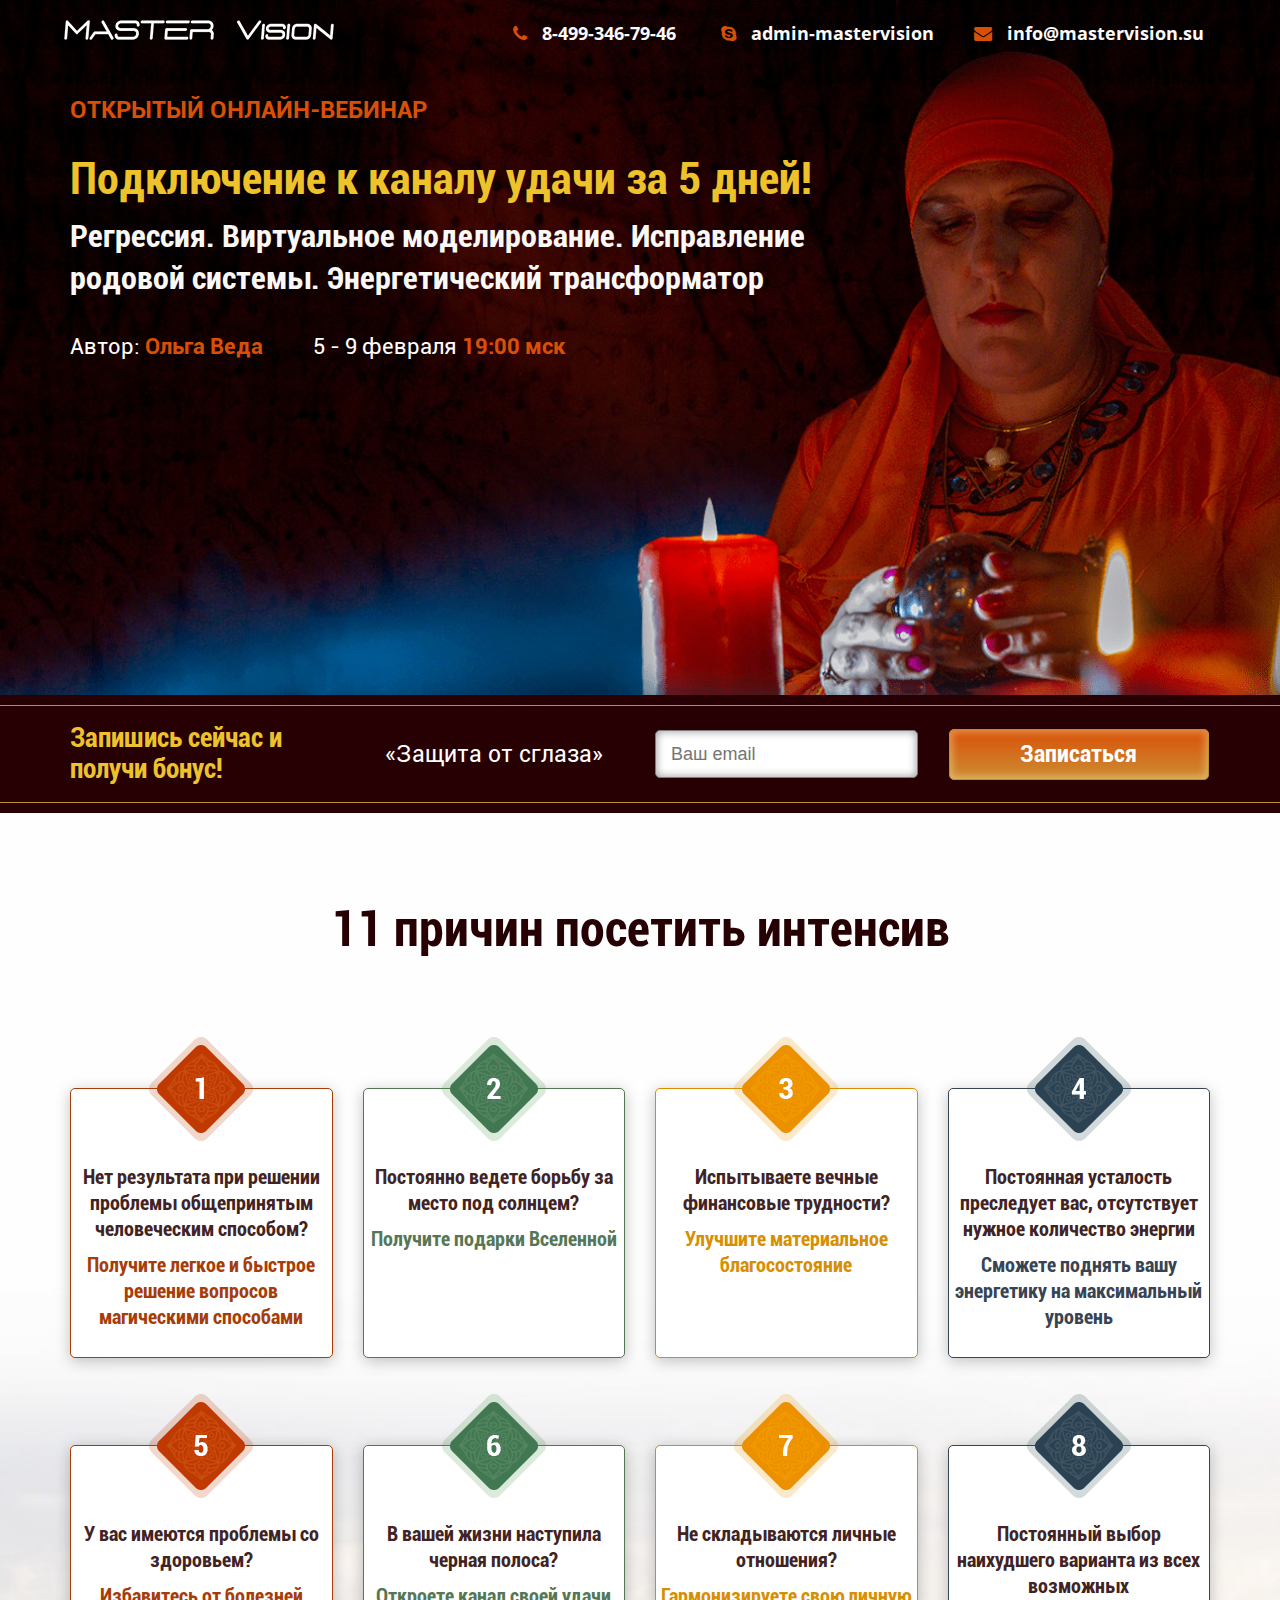
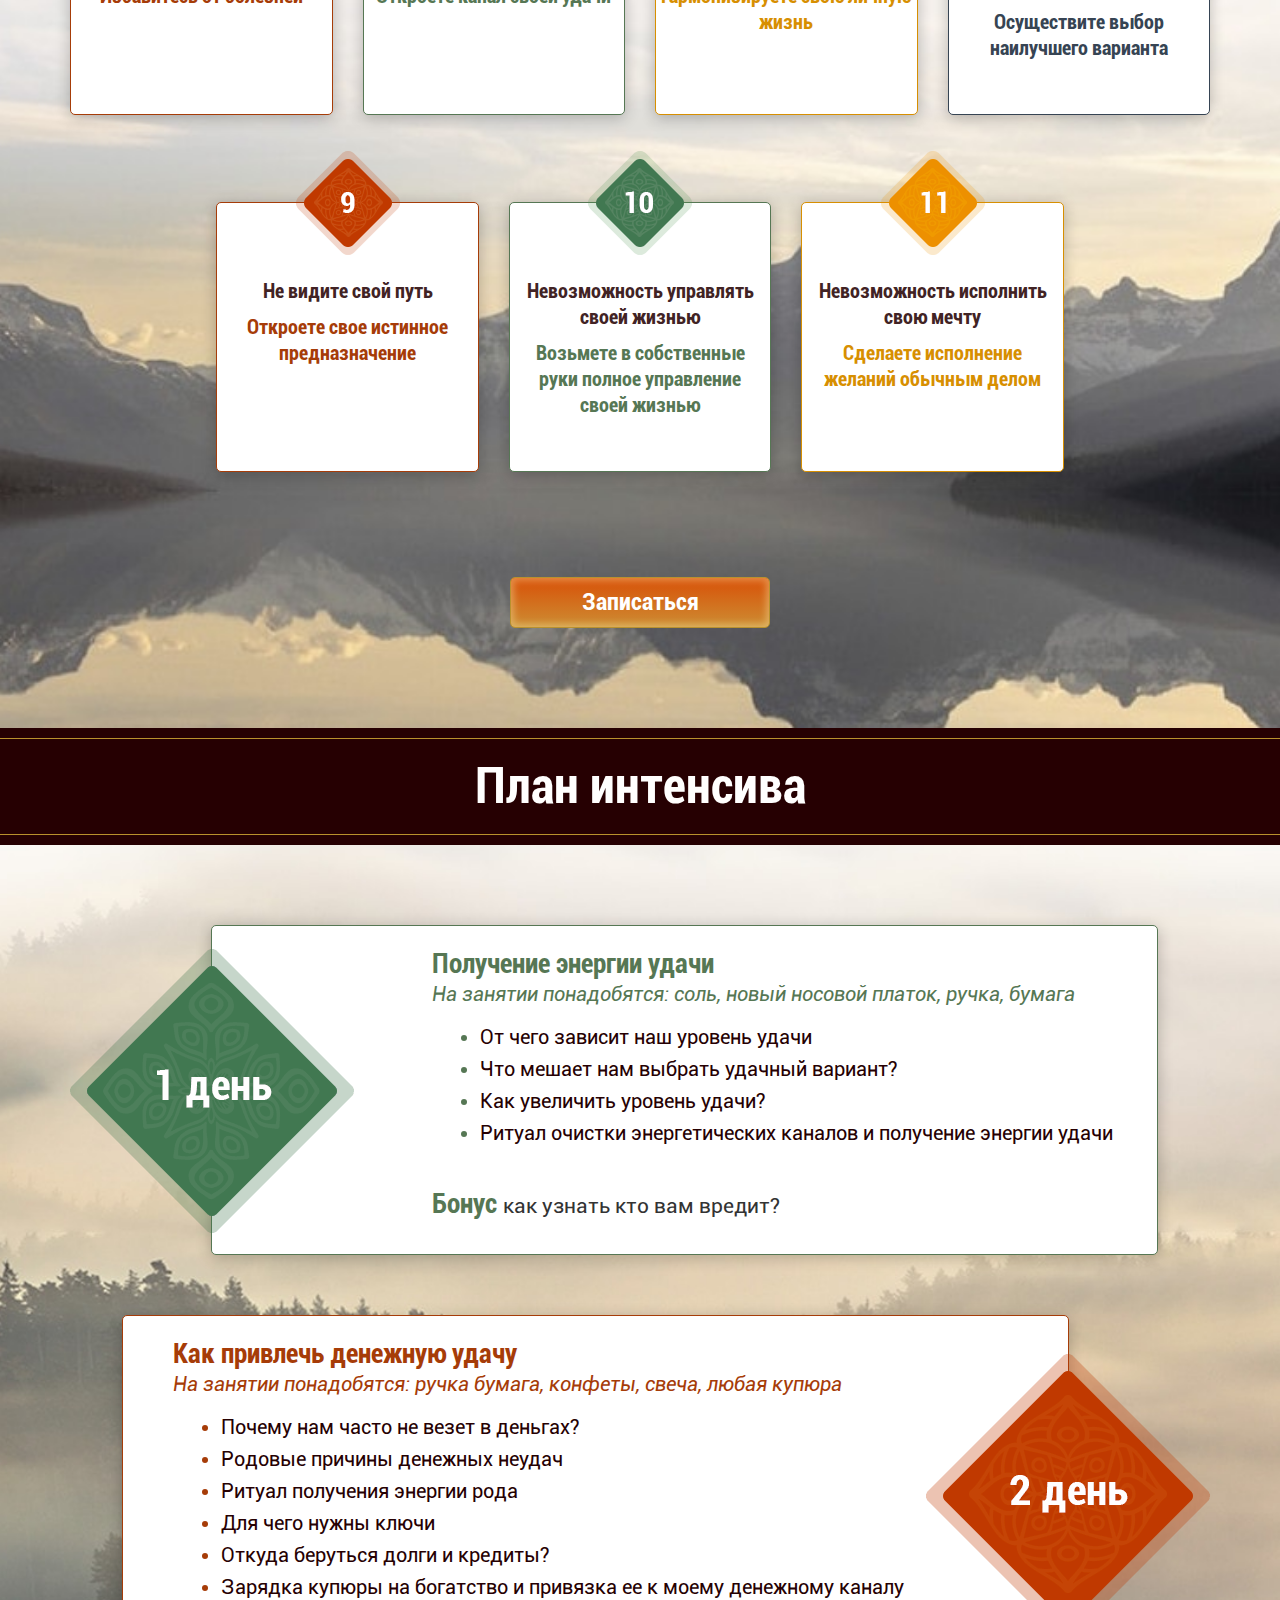
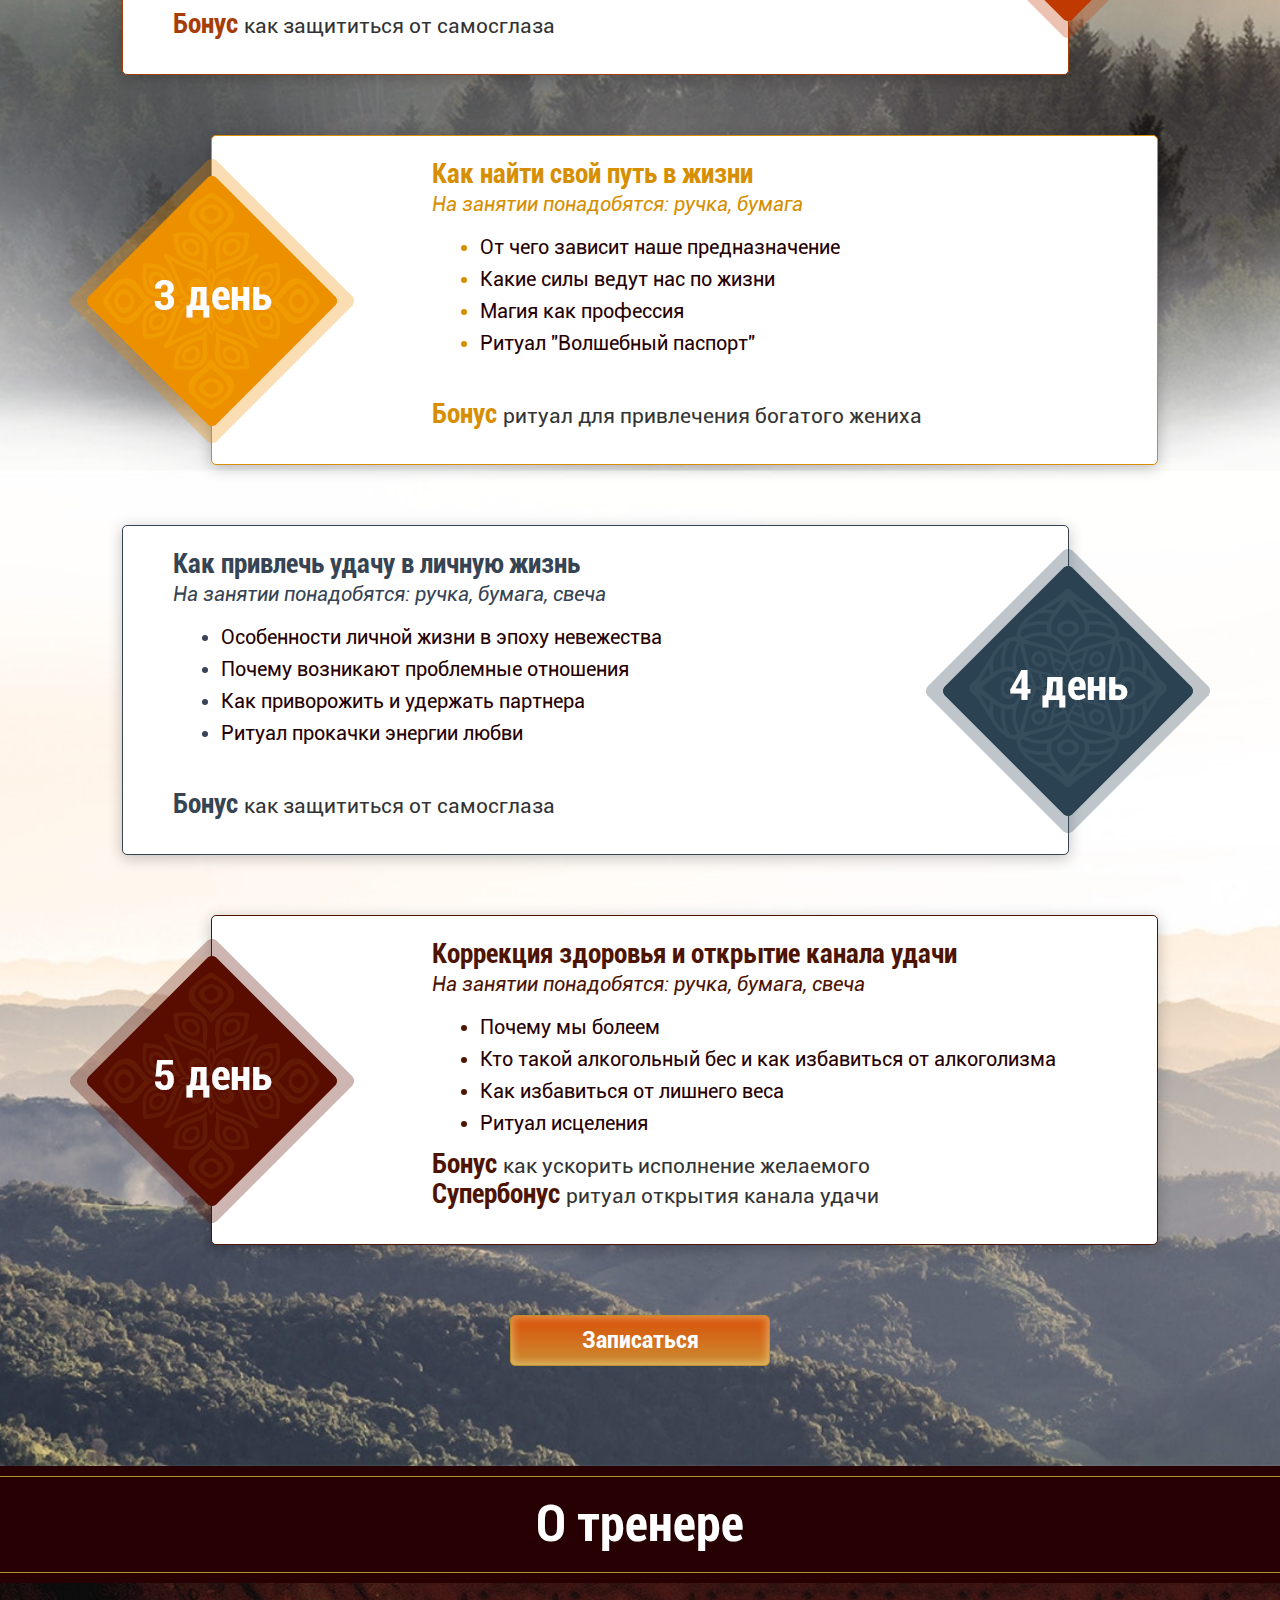
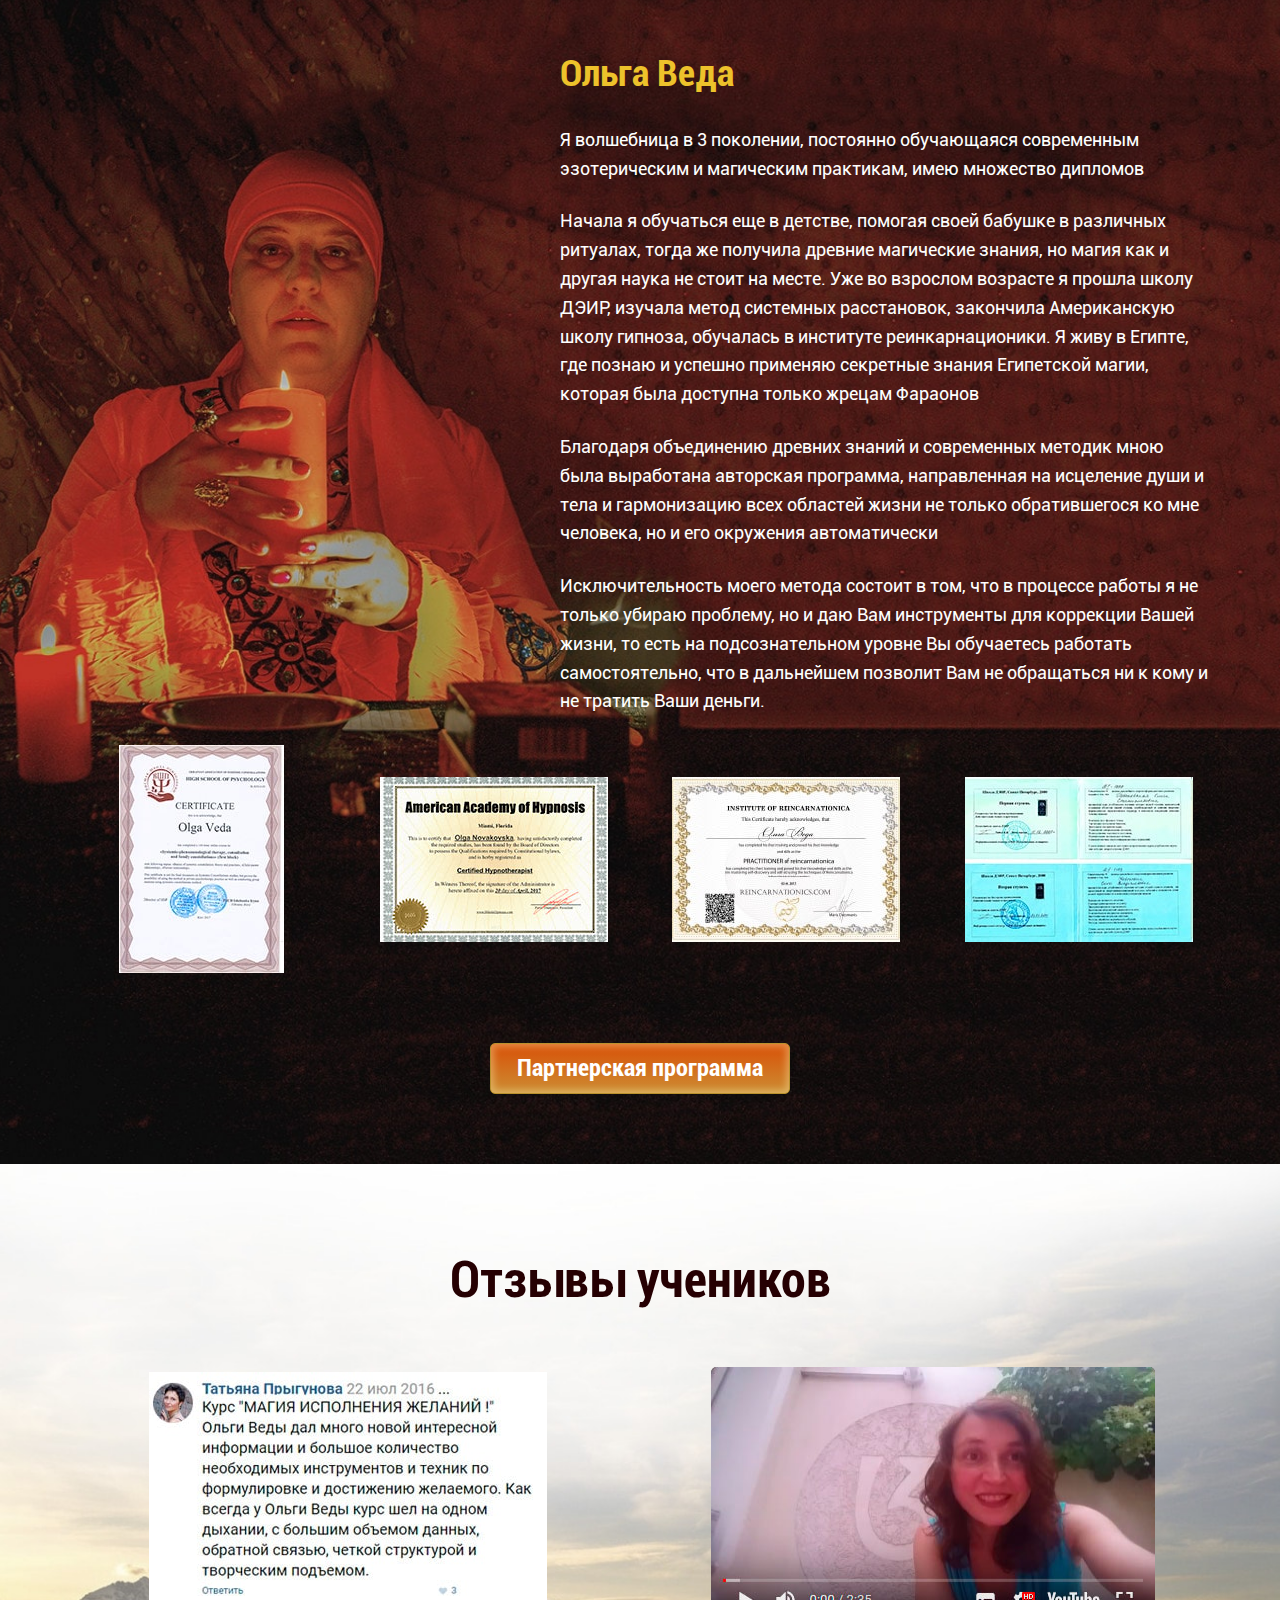
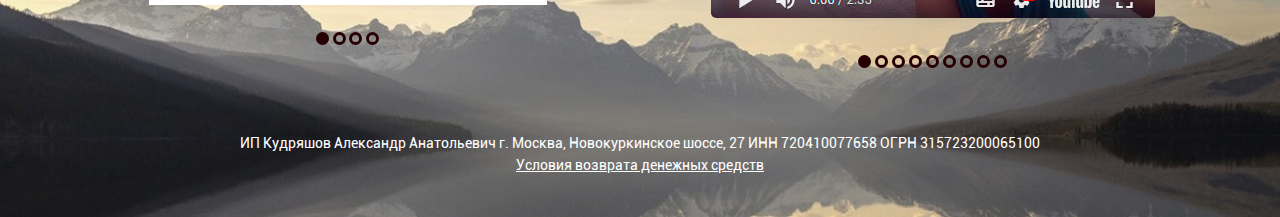
<file: index.html>
<!DOCTYPE html>
<html lang="ru">
  <head>
    <meta charset="UTF-8"/>
    <meta name="viewport" content="width=device-width, initial-scale=1, user-scalable=0, minimum-scale=1, maximum-scale=1"/>
    <meta http-equiv="X-UA-Compatible" content="ie=edge"/>
    <meta name="author" content="Master Vision"/>
    <meta name="description" content="http://mastervision.su/veda-fortune-channel/img/banner.jpg"/>
    <meta name="keywords" content="Ольга Веда, Мастервижн, магия, удача, денежный канал"/>
    <meta name="robots" content="index, follow"/>
    <meta name="revisit-after" content="7 days"/>
    <meta property="og:image" content=""/>
    <link rel="icon" type="image/x-icon" href="favicon.ico"/>
    <link rel="shortcut icon" type="image/x-icon" href="favicon.png"/>
    <title>Открытый онлайн-вебинар «Подключение к каналу удачи за 5 дней!»</title>
    <link rel="stylesheet" href="css/bootstrap.min.css"/>
    <link rel="stylesheet" href="css/jquery.fancybox.min.css"/>
    <link rel="stylesheet" href="css/styles.css"/>
  </head>
  <body>
    <div id="main_screen">
      <header id="header">
        <div class="container"><a href="/"><img id="logo" src="img/logo.png" alt="Логотип"/></a>
          <div class="contacts"><a id="tel" href="callto:8-499-346-79-46"><i class="fa fa-phone" aria-hidden="true"></i><span>8-499-346-79-46         </span></a><a id="skype" href="skype:add?admin-mastervision"><i class="fa fa-skype" aria-hidden="true"></i><span>admin-mastervision</span></a><a id="mail" href="mailto:info@mastervision.su"><i class="fa fa-envelope" aria-hidden="true"></i><span>info@mastervision.su</span></a></div>
        </div>
      </header>
      <section id="first_screen_section">
        <div class="container">
          <p id="pre">Открытый онлайн-вебинар</p>
          <h1>Подключение к каналу удачи за 5 дней!</h1>
          <h2>Регрессия. Виртуальное моделирование. Исправление родовой системы. Энергетический трансформатор</h2>
          <div class="aut_n_date">
            <p>Автор: <span>Ольга Веда</span></p>
            <p>5 - 9 февраля <span>19:00 мск</span></p>
          </div>
          <div class="video_wrapper">
            <iframe src="https://www.youtube.com/embed/ZTb9vlzLuKQ?rel=0&amp;autoplay=1" allowfullscreen="allowfullscreen"></iframe>
          </div><img id="veda_main" src="img/veda_main.png" alt="Ольга Веда"/>
        </div>
      </section>
    </div>
    <section id="mail_section">
      <div class="container">
        <form class="row form_newsletter" action="https://aleksandrkudryashov1.autoweboffice.ru/?r=personal/newsletter/sub/add&amp;id=3568&amp;lg=ru" method="post" enctype="application/x-www-form-urlencoded" accept-charset="UTF-8" target="results">
          <div class="col-md-3">
            <h3 class="infront">Запишись сейчас  и получи бонус!</h3>
            <p class="infront_submit hide"></p>
          </div>
          <div class="col-md-3">
            <p class="infront">«Защита от сглаза»</p>
            <p class="span_phone hide"></p>
          </div>
          <div class="col-md-3">
            <div class="email-block">
              <input type="hidden" value="1" name="required_fields[email]"/>
              <input class="mail required" maxlength="255" name="Contact[email]" type="text" placeholder="Ваш email"/>
            </div>
            <div class="phone-block hide">
              <input type="hidden" value="0" name="required_fields[phone_number]"/>
              <input class="phone" maxlength="255" name="Contact[phone_number]" type="number" placeholder="79333333333"/>
            </div>
          </div>
          <div class="col-md-3">
            <button class="button" type="submit">Записаться</button><!--Обязательный параметр. Не удалять и не изменять!-->
            <input type="hidden" value="301" name="Contact[id_newsletter]"/><!--API код канала рекламы-->
            <input type="hidden" value="0" name="Contact[id_advertising_channel_page]"/>
          </div>
        </form>
        <div class="clfix"></div>
      </div>
    </section>
    <section id="risons">
      <div class="container">
        <h3>11 причин посетить интенсив</h3>
        <div class="risons-crsl-items" id="risons_slider" data-navigation="navbtns">
          <div class="crsl-wrap row">
                <div class="crsl-item col-md-3">
                  <div class="item red">
                    <div class="risson_pic first_risson"></div>
                    <p>Нет результата при решении проблемы общепринятым человеческим способом?</p>
                    <p> Получите легкое и быстрое решение вопросов магическими способами</p>
                  </div>
                </div>
                <div class="crsl-item col-md-3">
                  <div class="item green">
                    <div class="risson_pic second_risson"></div>
                    <p>Постоянно ведете борьбу за место под солнцем?</p>
                    <p>Получите подарки Вселенной</p>
                  </div>
                </div>
                <div class="crsl-item col-md-3">
                  <div class="item orange">
                    <div class="risson_pic third_risson"></div>
                    <p>Испытываете вечные финансовые трудности?</p>
                    <p>Улучшите материальное благосостояние</p>
                  </div>
                </div>
                <div class="crsl-item col-md-3">
                  <div class="item blue">
                    <div class="risson_pic fourth_risson"></div>
                    <p>Постоянная усталость преследует вас, отсутствует нужное количество энергии</p>
                    <p>Сможете поднять вашу энергетику  на максимальный уровень</p>
                  </div>
                </div>
          </div>
          <div class="row">
                <div class="crsl-item col-md-3">
                  <div class="item red">
                    <div class="risson_pic fifth_risson"></div>
                    <p>У вас имеются проблемы со здоровьем?</p>
                    <p> Избавитесь от болезней</p>
                  </div>
                </div>
                <div class="crsl-item col-md-3">
                  <div class="item green">
                    <div class="risson_pic sixth_risson"></div>
                    <p>В вашей жизни наступила черная полоса?</p>
                    <p>Откроете канал своей удачи</p>
                  </div>
                </div>
                <div class="crsl-item col-md-3">
                  <div class="item orange">
                    <div class="risson_pic seventh_risson"></div>
                    <p>Не складываются личные отношения?</p>
                    <p> Гармонизируете свою личную жизнь</p>
                  </div>
                </div>
                <div class="crsl-item col-md-3">
                  <div class="item blue">
                    <div class="risson_pic eighth_risson"></div>
                    <p>Постоянный выбор наихудшего варианта из всех возможных</p>
                    <p>Осуществите выбор наилучшего варианта</p>
                  </div>
                </div>
          </div>
          <div class="row">
            <div class="col-md-1"></div>
                <div class="crsl-item col-md-3">
                  <div class="item red">
                    <div class="risson_pic ninth_risson"></div>
                    <p>Не видите свой путь</p>
                    <p>Откроете свое истинное предназначение</p>
                  </div>
                </div>
                <div class="crsl-item col-md-3">
                  <div class="item green">
                    <div class="risson_pic tenth_risson"></div>
                    <p>Невозможность управлять своей жизнью</p>
                    <p> Возьмете в собственные руки полное управление своей жизнью</p>
                  </div>
                </div>
                <div class="crsl-item col-md-3">
                  <div class="item orange">
                    <div class="risson_pic eleventh_risson"></div>
                    <p>Невозможность исполнить свою мечту</p>
                    <p>Сделаете исполнение желаний обычным делом</p>
                  </div>
                </div>
          </div>
        </div><a class="button" href="javascript:void(0);" data-toggle="modal" data-target="#myModalForm">Записаться</a>
      </div>
    </section>
    <section id="plan">
      <h3>План интенсива</h3>
      <div class="container">
        <div class="plan_list">
          <div class="plan_wrapper">
            <div class="day_number"></div>
            <div class="plan_caption">
                  <h4>Получение энергии удачи<small>На занятии понадобятся: соль, новый носовой платок, ручка, бумага</small></h4>
                  <ul>
                    <li><span>От чего зависит наш уровень удачи</span></li>
                    <li><span>Что мешает нам выбрать удачный вариант?</span></li>
                    <li><span>Как увеличить уровень удачи?</span></li>
                    <li><span>Ритуал очистки энергетических каналов и получение энергии удачи</span></li>
                  </ul>
            </div>
            <p class="plan_bonus"><strong>Бонус </strong>как узнать кто вам вредит?</p>
          </div>
          <div class="plan_wrapper">
            <div class="day_number"></div>
            <div class="plan_caption">
                  <h4>Как привлечь денежную удачу<small>На занятии понадобятся: ручка бумага, конфеты, свеча, любая купюра</small></h4>
                  <ul>
                    <li><span>Почему нам часто не везет в деньгах?</span></li>
                    <li><span>Родовые причины денежных неудач</span></li>
                    <li><span>Ритуал получения энергии рода</span></li>
                    <li><span>Для чего нужны ключи</span></li>
                    <li><span>Откуда беруться долги и кредиты?</span></li>
                    <li><span>Зарядка купюры на богатство и привязка ее к моему денежному каналу</span></li>
                  </ul>
            </div>
            <p class="plan_bonus"><strong>Бонус </strong>как защититься от самосглаза</p>
          </div>
          <div class="plan_wrapper">
            <div class="day_number"></div>
            <div class="plan_caption">
                  <h4>Как найти свой путь в жизни<small>На занятии понадобятся: ручка, бумага</small></h4>
                  <ul>
                    <li><span>От чего зависит наше предназначение</span></li>
                    <li><span>Какие силы ведут нас по жизни</span></li>
                    <li><span>Магия как профессия</span></li>
                    <li><span>Ритуал &quot;Волшебный паспорт&quot;</span></li>
                  </ul>
            </div>
            <p class="plan_bonus"><strong>Бонус </strong>ритуал для привлечения богатого жениха</p>
          </div>
          <div class="plan_wrapper">
            <div class="day_number"></div>
            <div class="plan_caption">
                  <h4>Как привлечь удачу в личную жизнь<small>На занятии понадобятся: ручка, бумага, свеча</small></h4>
                  <ul>
                    <li><span>Особенности личной жизни в эпоху невежества</span></li>
                    <li><span>Почему возникают проблемные отношения</span></li>
                    <li><span>Как приворожить и удержать партнера</span></li>
                    <li><span>Ритуал прокачки энергии любви</span></li>
                  </ul>
            </div>
            <p class="plan_bonus"><strong>Бонус </strong>как защититься от самосглаза</p>
          </div>
          <div class="plan_wrapper fist_day">
            <div class="day_number"></div>
            <div class="plan_caption">
                  <h4> Коррекция здоровья и открытие канала удачи<small>На занятии понадобятся: ручка, бумага, свеча</small></h4>
                  <ul>
                    <li><span>Почему мы болеем</span></li>
                    <li><span>Кто такой алкогольный бес и как избавиться от алкоголизма</span></li>
                    <li><span>Как избавиться от лишнего веса</span></li>
                    <li><span>Ритуал исцеления</span></li>
                  </ul>
            </div>
            <p class="plan_bonus"><strong>Бонус </strong>как ускорить исполнение желаемого</p>
            <p class="plan_bonus"><strong>Супербонус </strong>ритуал открытия канала удачи</p>
          </div>
          <div class="clearfix"></div>
        </div><a class="button" href="javascript:void(0);" data-toggle="modal" data-target="#myModalForm">Записаться</a>
      </div>
    </section>
    <section id="author">
      <h3>О тренере</h3>
      <div class="veda_wrap">
        <div class="container"><img src="img/veda_about.png" alt="Ольга Веда" id="veda_about"/>
          <div class="author_caption">
            <h4>Ольга Веда </h4>
            <p>Я волшебница в 3 поколении, постоянно обучающаяся современным эзотерическим и магическим практикам, имею множество дипломов</p>
            <p>Начала я обучаться еще в детстве, помогая своей бабушке в различных ритуалах, тогда же получила древние магические знания, но магия как и другая наука не стоит на месте. Уже во взрослом возрасте я прошла школу ДЭИР, изучала метод системных расстановок, закончила Американскую школу гипноза, обучалась в институте реинкарнационики. Я живу в Египте, где познаю и успешно применяю секретные знания Египетской магии, которая была доступна только жрецам Фараонов</p>
            <p> Благодаря объединению древних знаний и современных методик мною была выработана авторская программа, направленная на исцеление души и тела и гармонизацию всех областей жизни не только обратившегося ко мне человека, но и его окружения автоматически</p>
            <p>Исключительность моего метода состоит в том, что в процессе работы я не только убираю проблему, но и даю Вам инструменты для коррекции Вашей жизни, то есть на подсознательном уровне Вы обучаетесь работать самостоятельно, что в дальнейшем позволит Вам не обращаться ни к кому и не тратить Ваши деньги.</p>
          </div>
          <div class="clearfix"></div>
          <div id="licenses">
            <div class="row">
              <div class="col-md-3"><a href="img/cert_1_big.jpg" data-fancybox="certs"><img src="img/cert_1_min.jpg" alt="Сертификат 1"/></a></div>
              <div class="col-md-3"><a href="img/cert_2_big.jpg" data-fancybox="certs"><img src="img/cert_2_min.jpg" alt="Сертификат 2"/></a></div>
              <div class="col-md-3"><a href="img/cert_3_big.jpg" data-fancybox="certs"><img src="img/cert_3_min.jpg" alt="Сертификат 3"/></a></div>
              <div class="col-md-3"><a href="img/cert_4_big.jpg" data-fancybox="certs"><img src="img/cert_4_min.jpg" alt="Сертификат 4"/></a></div>
            </div>
          </div>
          <div class="clearfix"></div>
        </div><a class="button" href="/veda-fortune-channel/partnership" target="_blank">Партнерская программа</a>
      </div>
    </section>
    <section id="testimonials">
      <div class="container">
        <h3>Отзывы учеников</h3>
        <div class="row">
          <div class="col-md-6">
            <div class="carousel slide" data-ride="carousel" id="carousel_text">
              <div class="carousel-inner" role="listbox">
                <div class="item active">
                  <div class="carousel-caption"><img src="img/testim_1.jpg" alt="Отзыв 1"/></div>
                </div>
                <div class="item">
                  <div class="carousel-caption"><img src="img/testim_2.jpg" alt="Отзыв 2"/></div>
                </div>
                <div class="item">
                  <div class="carousel-caption"><img src="img/testim_3.jpg" alt="Отзыв 3"/></div>
                </div>
                <div class="item">
                  <div class="carousel-caption"><img src="img/testim_4.jpg" alt="Отзыв 4"/></div>
                </div>
              </div>
              <ol class="carousel-indicators">
                <li class="active" data-target="#carousel_text" data-slide-to="0"></li>
                <li data-target="#carousel_text" data-slide-to="1"></li>
                <li data-target="#carousel_text" data-slide-to="2"></li>
                <li data-target="#carousel_text" data-slide-to="3"></li>
              </ol>
            </div>
          </div>
          <div class="col-md-6">
            <div class="carousel slide" data-ride="carousel" id="carousel_video">
              <div class="carousel-inner" role="listbox">
                <div class="item active">
                  <div class="carousel-caption video_wrapper" data-youtube="ahjDjZpl088"><img class="video_testimonial" src="img/video_testim_1.jpg" alt="Видео-отзыв 1"/></div>
                </div>
                <div class="item">
                  <div class="carousel-caption video_wrapper" data-youtube="cgAH_CIFGoo"><img class="video_testimonial" src="img/video_testim_2.jpg" alt="Видео-отзыв 2"/></div>
                </div>
                <div class="item">
                  <div class="carousel-caption video_wrapper" data-youtube="F4lLpPSd6iA"><img class="video_testimonial" src="img/video_testim_3.jpg" alt="Видео-отзыв 3"/></div>
                </div>
                <div class="item">
                  <div class="carousel-caption video_wrapper" data-youtube="8HH6ugeVNu0"><img class="video_testimonial" src="img/video_testim_4.jpg" alt="Видео-отзыв 4"/></div>
                </div>
                <div class="item">
                  <div class="carousel-caption video_wrapper" data-youtube="1OVEEi7YmLk"><img class="video_testimonial" src="img/video_testim_5.jpg" alt="Видео-отзыв 5"/></div>
                </div>
                <div class="item">
                  <div class="carousel-caption video_wrapper" data-youtube="LtzEbAJVvds"><img class="video_testimonial" src="img/video_testim_6.jpg" alt="Видео-отзыв 6"/></div>
                </div>
                <div class="item">
                  <div class="carousel-caption video_wrapper" data-youtube="SA_biPb7WLA"><img class="video_testimonial" src="img/video_testim_7.jpg" alt="Видео-отзыв 7"/></div>
                </div>
                <div class="item">
                  <div class="carousel-caption video_wrapper" data-youtube="pfJe7bOxj20"><img class="video_testimonial" src="img/video_testim_8.jpg" alt="Видео-отзыв 8"/></div>
                </div>
                <div class="item">
                  <div class="carousel-caption video_wrapper" data-youtube="fYREJPTN-3s"><img class="video_testimonial" src="img/video_testim_9.jpg" alt="Видео-отзыв 9"/></div>
                </div>
              </div>
              <ol class="carousel-indicators">
                <li class="active" data-target="#carousel_video" data-slide-to="0"></li>
                <li data-target="#carousel_video" data-slide-to="1"></li>
                <li data-target="#carousel_video" data-slide-to="2"></li>
                <li data-target="#carousel_video" data-slide-to="3"></li>
                <li data-target="#carousel_video" data-slide-to="4"></li>
                <li data-target="#carousel_video" data-slide-to="5"></li>
                <li data-target="#carousel_video" data-slide-to="6"></li>
                <li data-target="#carousel_video" data-slide-to="7"></li>
                <li data-target="#carousel_video" data-slide-to="8"></li>
              </ol>
            </div>
          </div>
        </div>
        <div class="clearfix"></div>
      </div>
      <footer id="footer">
        <div class="container">
          <p>ИП Кудряшов Александр Анатольевич г. Москва, Новокуркинское шоссе, 27 ИНН 720410077658 ОГРН 315723200065100 </p><a class="conditions" href="http://mastervision.su/oferta.docx">Условия возврата денежных средств</a>
        </div>
      </footer>
      <div class="modal fade" tabindex="-1" role="dialog" id="myModalForm">
        <div class="modal-dialog" role="document">
          <div class="modal-content">
            <button class="close" type="button" data-dismiss="modal" aria-label="Close"><span aria-hidden="true">&times;</span></button>
            <div class="modal-body">
              <form class="form_newsletter" id="modalForm" action="https://aleksandrkudryashov1.autoweboffice.ru/?r=personal/newsletter/sub/add&amp;id=3568&amp;lg=ru" method="post" enctype="application/x-www-form-urlencoded" accept-charset="UTF-8" target="results">
                <h3 class="infront">Запишись сейчас и получи бонус!</h3>
                <p class="infront_submit hide"></p>
                <p class="infront">«Защита от сглаза»</p>
                <p class="span_phone hide"></p>
                <div class="email-block">
                  <input type="hidden" value="1" name="required_fields[email]"/>
                  <input class="mail required" maxlength="255" name="Contact[email]" type="text" placeholder="Ваш email"/>
                </div>
                <div class="phone-block hide">
                  <input type="hidden" value="0" name="required_fields[phone_number]"/>
                  <input class="phone" maxlength="255" name="Contact[phone_number]" type="number" placeholder="79333333333"/>
                </div>
                <button class="button" type="submit">Записаться</button><!--Обязательный параметр. Не удалять и не изменять!-->
                <input type="hidden" value="301" name="Contact[id_newsletter]"/><!--API код канала рекламы-->
                <input type="hidden" value="0" name="Contact[id_advertising_channel_page]"/>
              </form>
            </div>
          </div>
        </div>
      </div>
    </section>
    <link rel="stylesheet" href="//maxcdn.bootstrapcdn.com/font-awesome/4.7.0/css/font-awesome.min.css"/>
    <script src="js/libs.min.js"></script>
    <script src="js/custom.js"></script>
    <script src="https://yastatic.net/browser-updater/v1/script.js"></script>
    <script>var yaBrowserUpdater = new ya.browserUpdater.init({"lang": "ru", "browsers": {"yabrowser": "15.10", "chrome": "52", "ie": "10", "opera": "40", "safari": "8", "fx": "47", "iron": "35", "flock": "Infinity", "palemoon": "25", "camino": "Infinity", "maxthon": "4.5", "seamonkey": "2.3", "theme": "blue"}});</script><!--Yandex.Metrika counter-->
    <script>(function(d, w, c) {(w[c] = w[c] || []).push(function() {try {w.yaCounter35450015 = new Ya.Metrika({id: 35450015,clickmap: true,trackLinks: true,accurateTrackBounce: true,webvisor: true});} catch (e) {}});var n = d.getElementsByTagName("script")[0],s = d.createElement("script"),f = function() {n.parentNode.insertBefore(s, n);};s.type = "text/javascript";s.async = true;s.src = "https://mc.yandex.ru/metrika/watch.js";if (w.opera == "[object Opera]") {d.addEventListener("DOMContentLoaded", f, false);} else {f();}})(document, window, "yandex_metrika_callbacks");</script>
    <noscript>
      <div><img src="https://mc.yandex.ru/watch/35450015" style="position:absolute; left:-9999px;" alt=""/></div>
    </noscript><!--Yandex.Metrika counter-->
<!--Google Analitika-->
    <script>(function(i, s, o, g, r, a, m) {i['GoogleAnalyticsObject'] = r;i[r] = i[r] || function() {(i[r].q = i[r].q || []).push(arguments)}, i[r].l = 1 * new Date();a = s.createElement(o), m = s.getElementsByTagName(o)[0];a.async = 1;a.src = g;m.parentNode.insertBefore(a, m)})(window, document, 'script', 'https://www.google-analytics.com/analytics.js', 'ga');ga('create', 'UA-97925790-1', 'auto');ga('send', 'pageview');</script><!--Google Analitika--><!--BEGIN JIVOSITE CODE-->
    <script>(function() {var widget_id = 'cMdj5UfoZX';var s = document.createElement('script');s.type = 'text/javascript';s.async = true;s.src = '//code.jivosite.com/script/widget/' + widget_id;var ss = document.getElementsByTagName('script')[0];ss.parentNode.insertBefore(s, ss);})();</script><!--END JIVOSITE CODE-->
    <iframe name="results" style="display:none;"></iframe>
  </body>
</html>
</file>
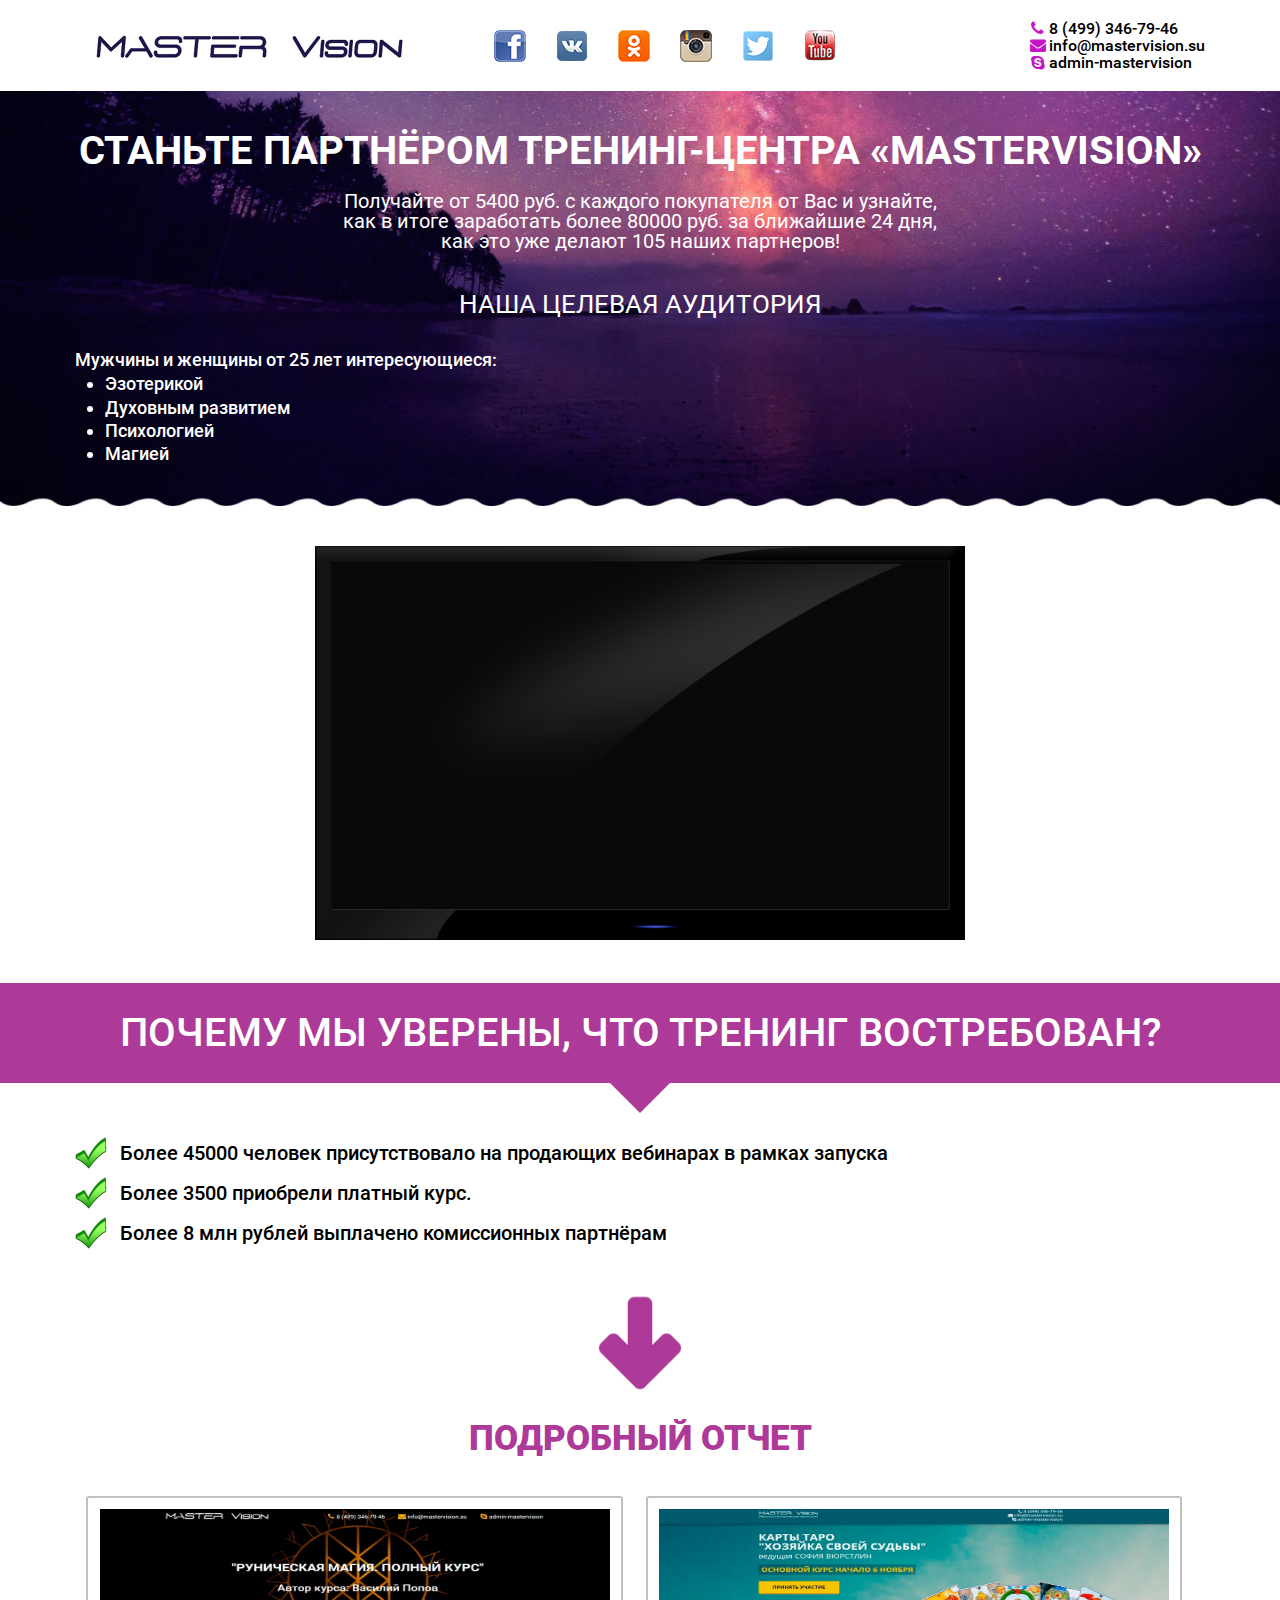
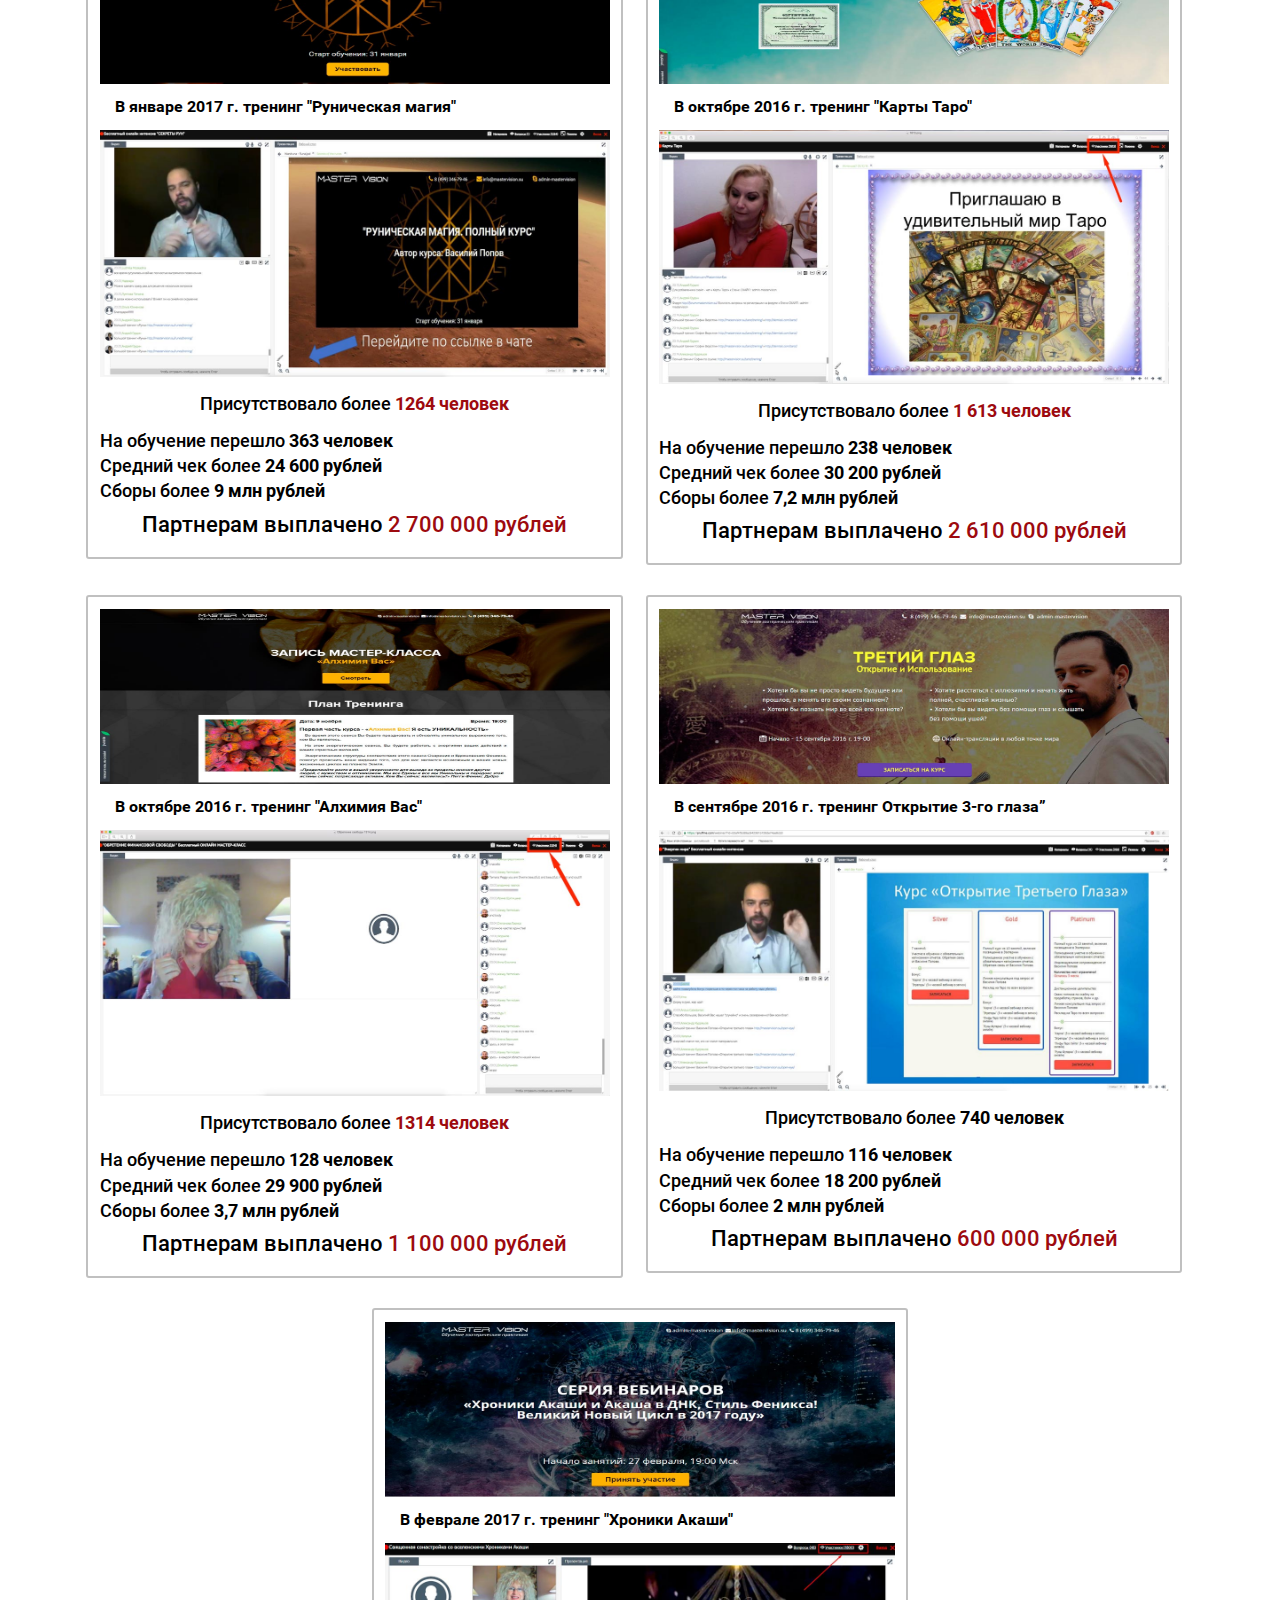
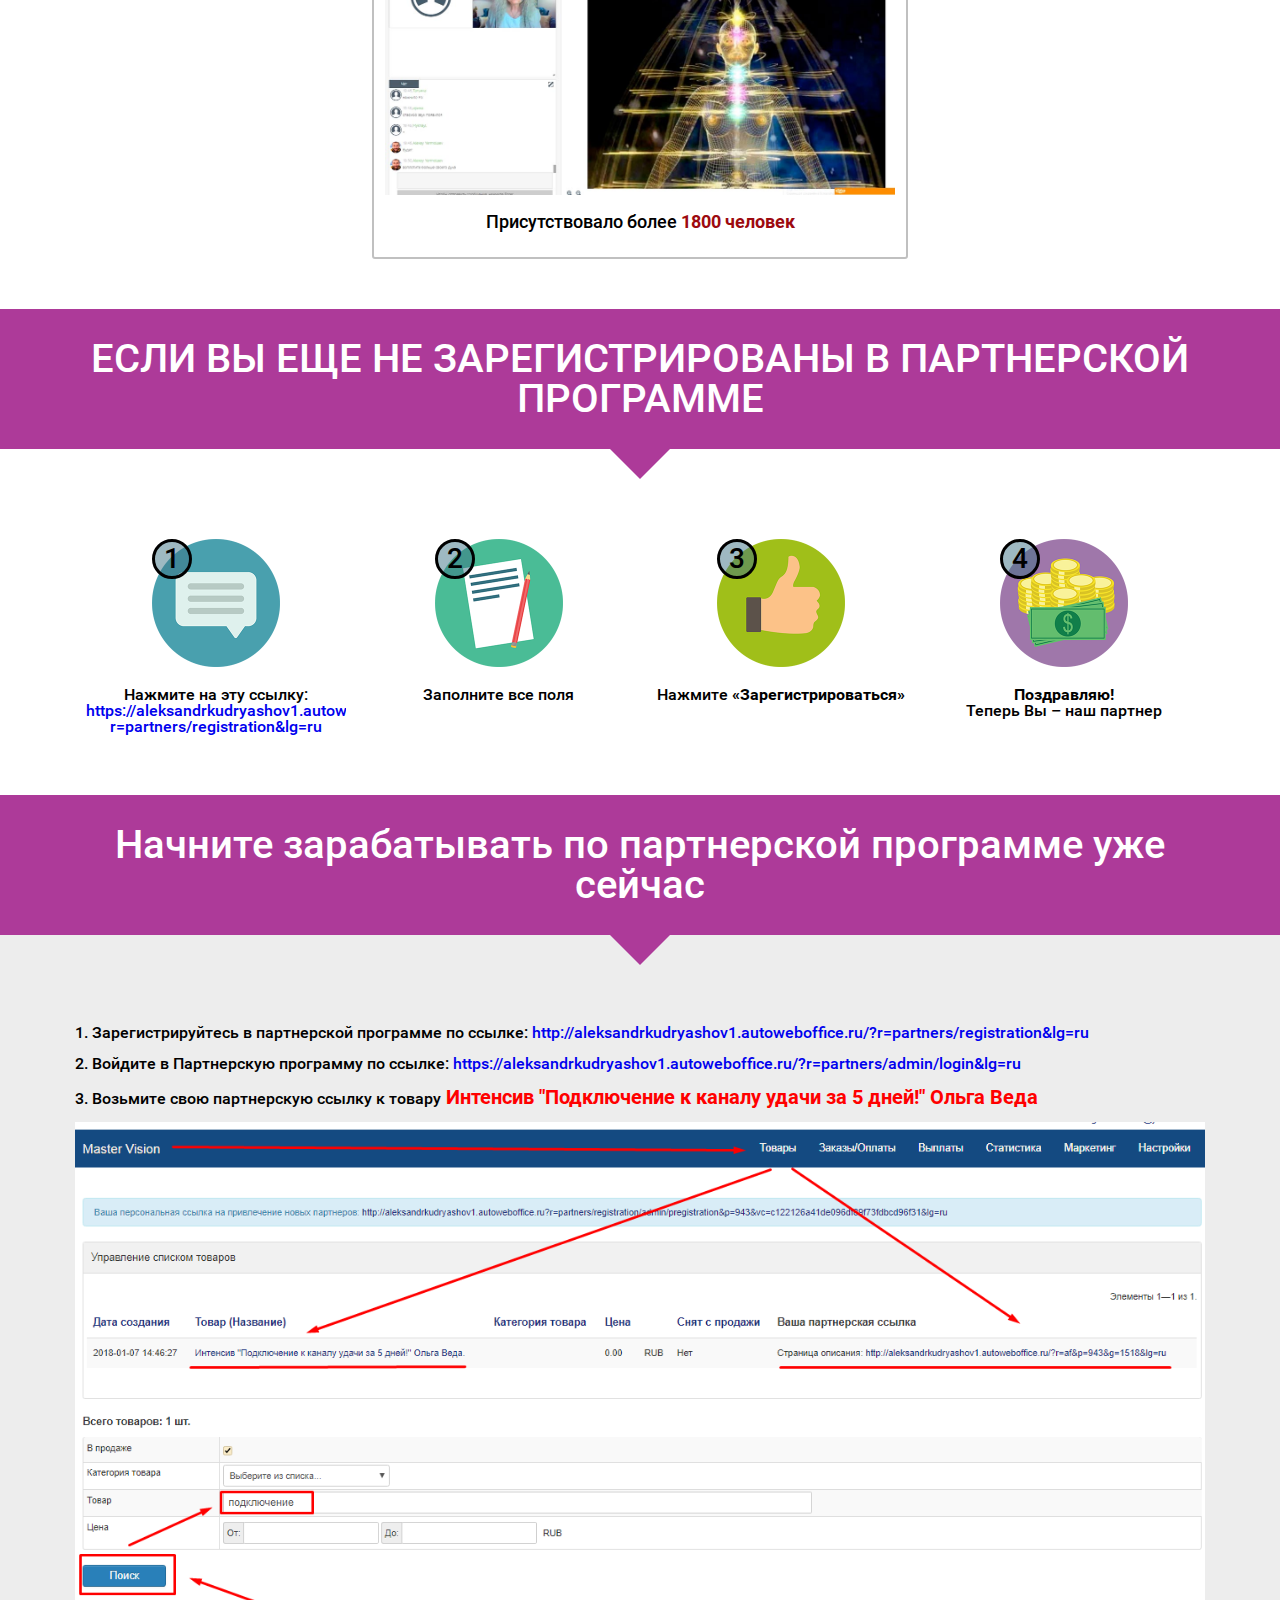
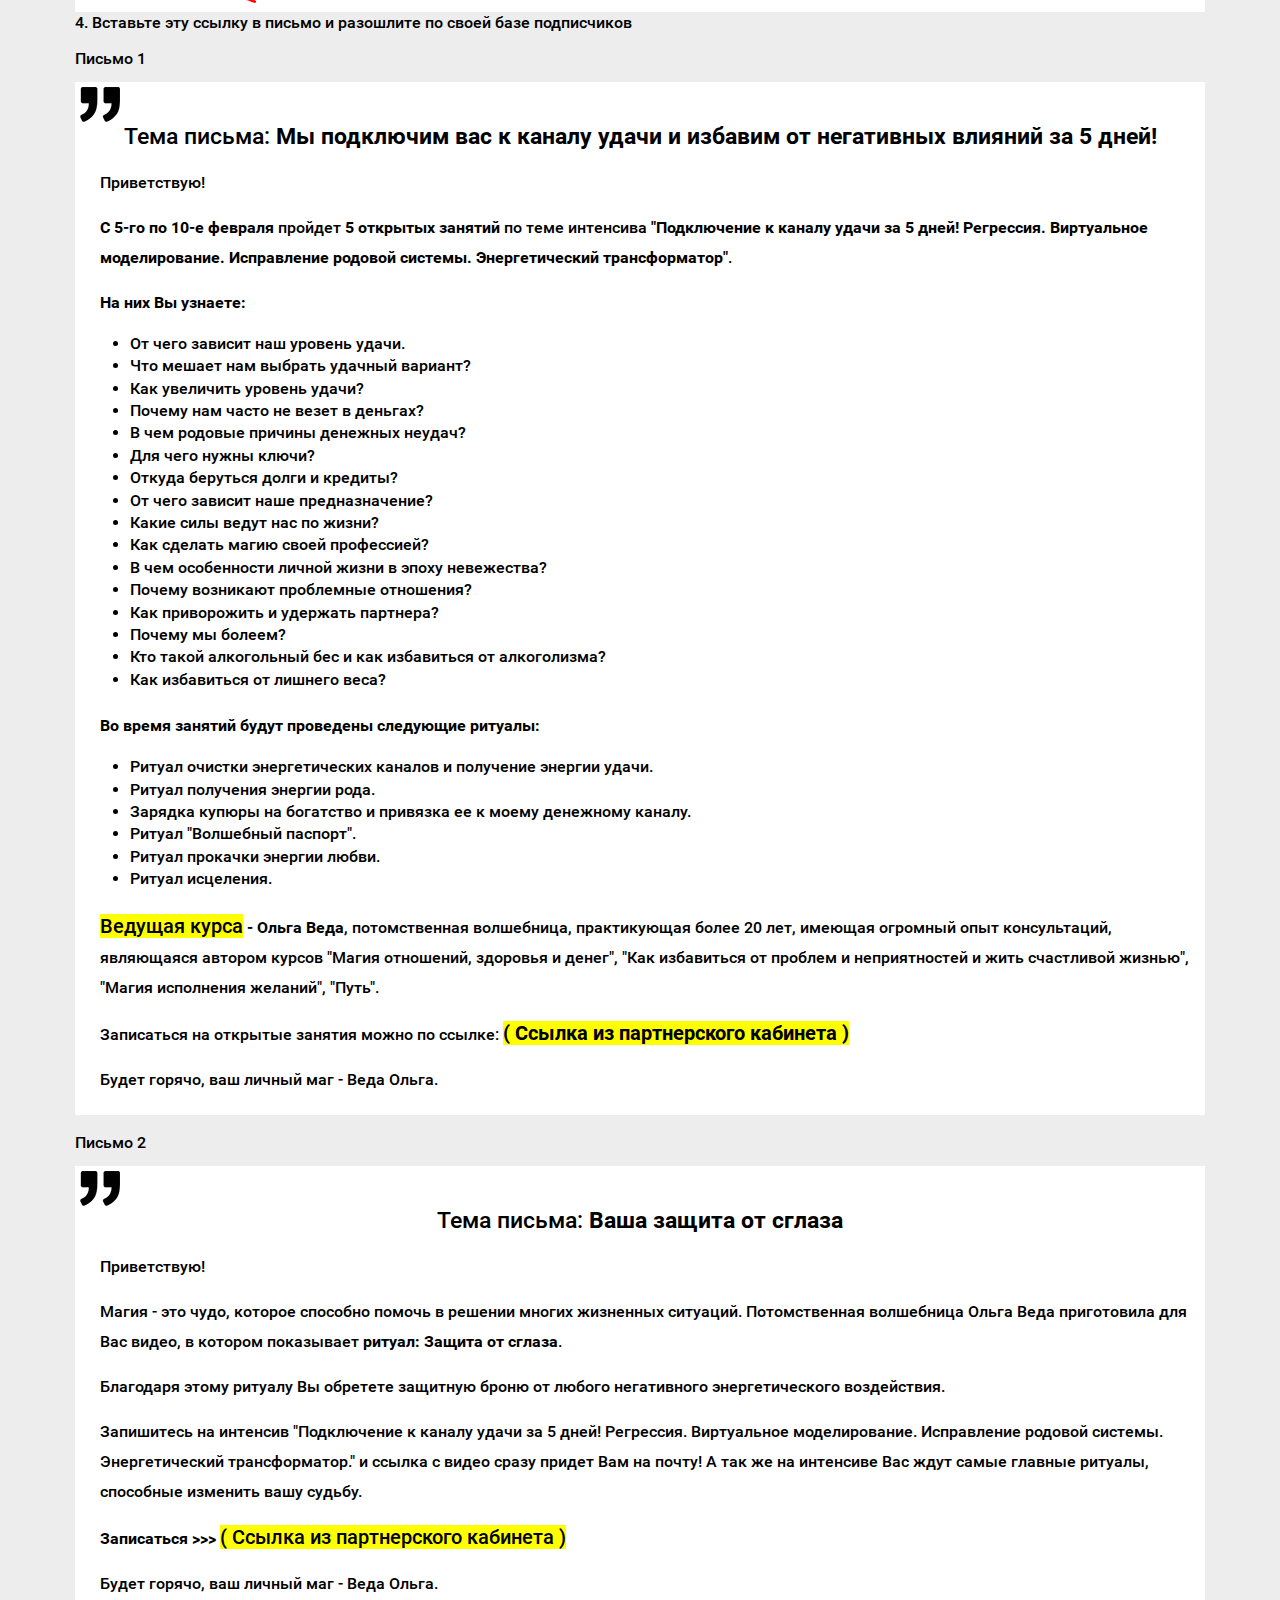
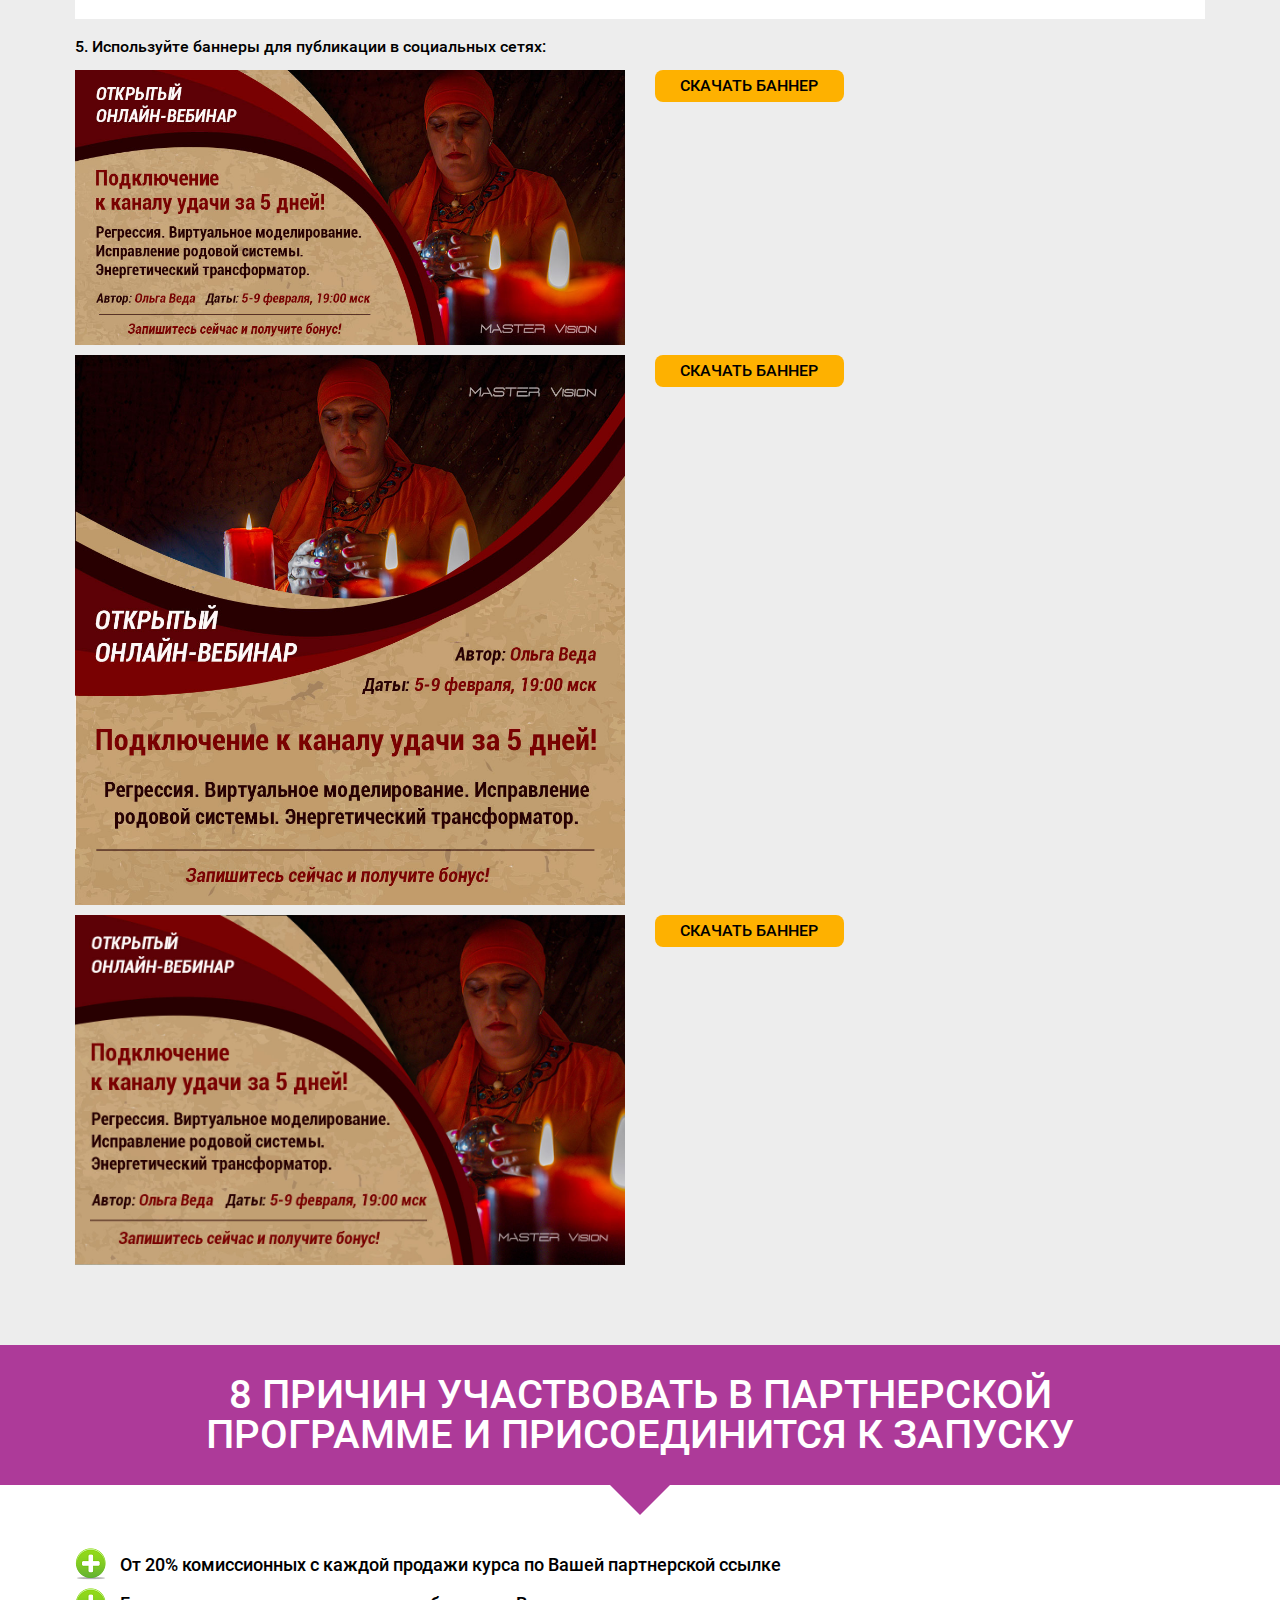
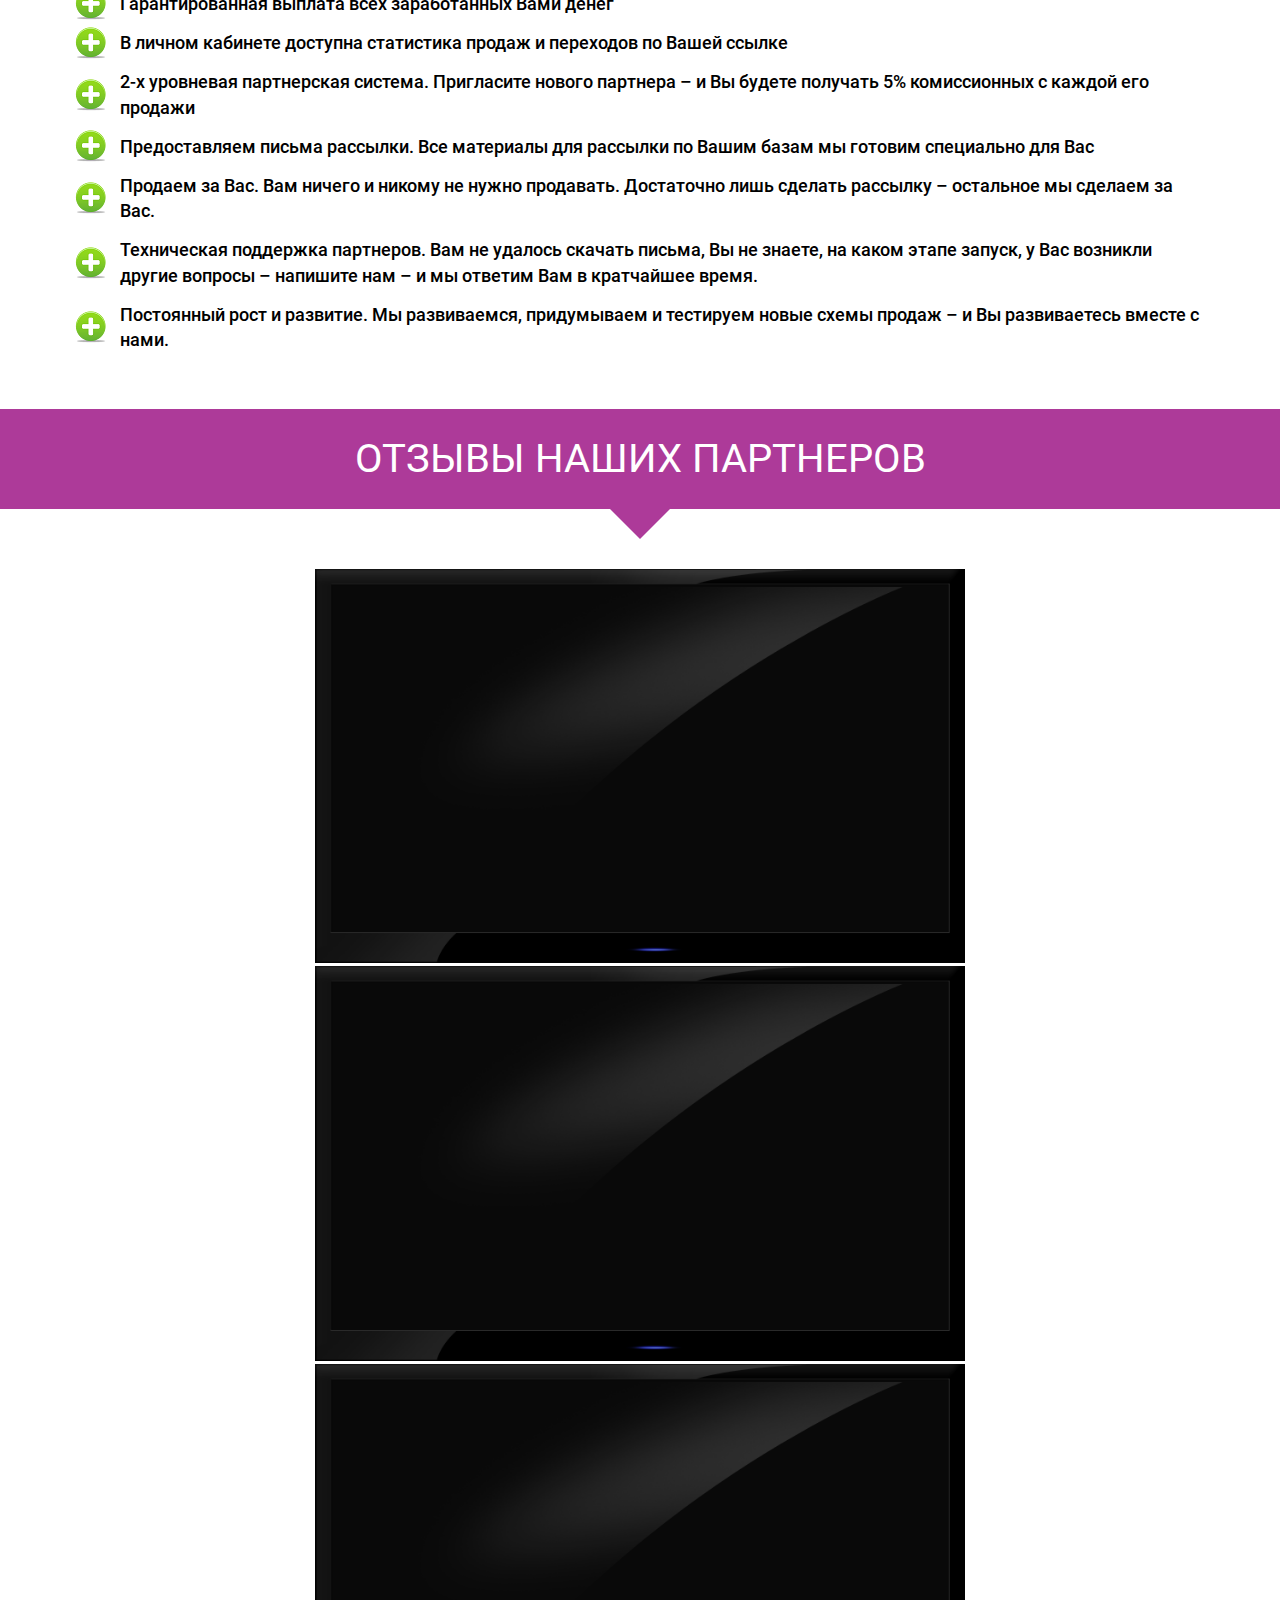
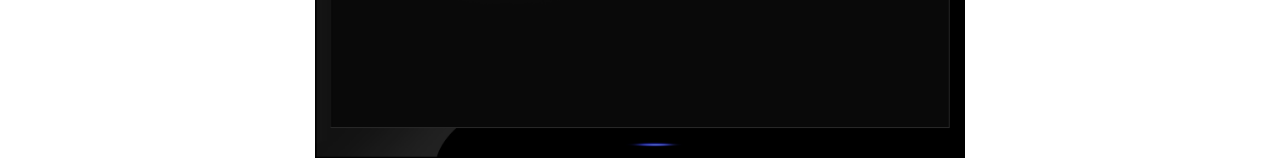
<file: partnership/index.html>
<!DOCTYPE html>
<html lang="ru">

<head>
	<meta charset="UTF-8">
	<title>Партнерская программа</title>
	<link rel="stylesheet" href="css/style.css">
	<link rel="icon" href="favicon.ico" type="image/x-icon">
	<meta name="mobile-web-app-capable" content="yes">
	<meta name="viewport" content="width=device-width">
	<!-- Yandex.Metrika counter -->
	<script type="text/javascript">
		(function(d, w, c) {
			(w[c] = w[c] || []).push(function() {
				try {
					w.yaCounter35450015 = new Ya.Metrika({
						id: 35450015,
						clickmap: true,
						trackLinks: true,
						accurateTrackBounce: true,
						webvisor: true
					});
				} catch (e) {}
			});
			var n = d.getElementsByTagName("script")[0],
				s = d.createElement("script"),
				f = function() {
					n.parentNode.insertBefore(s, n);
				};
			s.type = "text/javascript";
			s.async = true;
			s.src = "https://mc.yandex.ru/metrika/watch.js";
			if (w.opera == "[object Opera]") {
				d.addEventListener("DOMContentLoaded", f, false);
			} else {
				f();
			}
		})(document, window, "yandex_metrika_callbacks");
	</script><noscript><div><img src="https://mc.yandex.ru/watch/35450015" style="position:absolute; left:-9999px;" alt="" /></div></noscript>
	<!-- /Yandex.Metrika counter -->
	<!--Google Analitika-->
	<script>
		(function(i, s, o, g, r, a, m) {
			i['GoogleAnalyticsObject'] = r;
			i[r] = i[r] || function() {
				(i[r].q = i[r].q || []).push(arguments)
			}, i[r].l = 1 * new Date();
			a = s.createElement(o), m = s.getElementsByTagName(o)[0];
			a.async = 1;
			a.src = g;
			m.parentNode.insertBefore(a, m)
		})(window, document, 'script', 'https://www.google-analytics.com/analytics.js', 'ga');
		ga('create', 'UA-97925790-1', 'auto');
		ga('send', 'pageview');
	</script>
	<!--Google Analitika-->
</head>

<body>
	<header>
		<div class="top">
			<div class="container">
				<div class="logo"> </div>
				<div class="soc"><a href="https://www.facebook.com/groups/1444928659142483/" target="_blank"><img src="img/fb.png" alt=""></a><a href="https://vk.com/mv_ezoterika" target="_blank"><img src="img/vk.png" alt=""></a><a href="https://ok.ru/mv.ezoterika" target="_blank"><img src="img/od.png" alt=""></a><a href="https://www.instagram.com/mastervision1/" target="_blank"><img src="img/in.png" alt=""></a><a href="https://twitter.com/MastervisionEzo" target="_blank"><img src="img/tw.png" alt=""></a><a href="https://www.youtube.com/channel/UCiJTdt19jRMRmYyCZac2Lvg/" target="_blank"><img src="img/yt.png" alt=""></a></div>
				<div class="recv"> <span><i class="icon-phone"></i>8 (499) 346-79-46</span><br> <span><i class="icon-mail-alt"></i>info@mastervision.su</span><br> <span><i class="icon-skype"></i>admin-mastervision</span> </div>
			</div>
		</div>
		<div class="mid">
			<div class="container">
				<h1>Станьте партнёром тренинг-центра «MasterVision»</h1>
				<h3>Получайте от 5400 руб. с каждого покупателя от Вас и узнайте,<br> как в итоге заработать более 80000 руб. за ближайшие 24 дня,<br> как это уже делают 105 наших партнеров!</h3>
				<h2>НАША ЦЕЛЕВАЯ АУДИТОРИЯ</h2>
				<ul>Мужчины и женщины от 25 лет интересующиеся:
					<li>Эзотерикой</li>
					<li>Духовным развитием</li>
					<li>Психологией</li>
					<li>Магией</li>
				</ul>
			</div>
		</div>
	</header>
	<section class="vidos">
		<div class="container">
			<div class="videoblock"> <img src="img/ytram.png" alt=""><iframe class="wrap" width="620" height="349" src="https://www.youtube.com/embed/II9llQuE3Rc?rel=0&amp;showinfo=1" frameborder="0" allowfullscreen></iframe></div>
		</div>
	</section>
	<section class="pochemu">
		<h1>
			<div class="container">Почему мы уверены, что тренинг востребован?</div>
		</h1>
		<div class="container">
			<ul>
				<li>Более 45000 человек присутствовало на продающих вебинарах в рамках запуска</li>
				<li>Более 3500 приобрели платный курс.</li>
				<li>Более 8 млн рублей выплачено комиссионных партнёрам</li>
			</ul>
			<div class="center"><img src="img/strl.png" alt=""></div>
			<h2>подробный отчет</h2>
			<div class="blocks">
				<div class="block"><a rel="simplebox" href="img/11b.jpg" class="photo"><img src="img/11b.jpg" alt=""></a>
					<p><strong>В январе 2017 г. тренинг "Руническая магия"</strong></p><a rel="simplebox" href="img/12b.jpg" class="photo2"><img src="img/12b.jpg" alt=""></a>
					<p class="pri">Присутствовало более <span>1264 человек</span></p>
					<ul>
						<li>На обучение перешло <strong>363 человек</strong></li>
						<li>Средний чек более <strong>24 600 рублей</strong></li>
						<li>Сборы более <strong>9 млн рублей</strong></li>
					</ul>
					<h3>Партнерам выплачено <span>2 700 000 рублей</span></h3>
				</div>
				<div class="block"><a rel="simplebox" href="img/21b.jpg" class="photo"><img src="img/21b.jpg" alt=""></a>
					<p><strong>В октябре 2016 г. тренинг "Карты Таро"</strong></p><a rel="simplebox" href="img/22b.jpg" class="photo2"><img src="img/22b.jpg" alt=""></a>
					<p class="pri">Присутствовало более <span>1 613 человек</span></p>
					<ul>
						<li>На обучение перешло <strong>238 человек</strong></li>
						<li>Средний чек более <strong>30 200 рублей</strong></li>
						<li>Сборы более <strong>7,2 млн рублей</strong></li>
					</ul>
					<h3>Партнерам выплачено <span>2 610 000 рублей</span></h3>
				</div>
				<div class="block"><a rel="simplebox" href="img/31b.jpg" class="photo"><img src="img/31b.jpg" alt=""></a>
					<p><strong>В октябре 2016 г. тренинг "Алхимия Вас"</strong></p><a rel="simplebox" href="img/32b.jpg" class="photo2"><img src="img/32b.jpg" alt=""></a>
					<p class="pri">Присутствовало более <span>1314 человек</span></p>
					<ul>
						<li>На обучение перешло <strong>128 человек</strong></li>
						<li>Средний чек более <strong>29 900 рублей</strong></li>
						<li>Сборы более <strong>3,7 млн рублей</strong></li>
					</ul>
					<h3>Партнерам выплачено <span>1 100 000 рублей</span></h3>
				</div>
				<div class="block"><a rel="simplebox" href="img/41b.jpg" class="photo"><img src="img/41b.jpg" alt=""></a>
					<p><strong>В сентябре 2016 г. тренинг Открытие 3-го глаза”</strong></p><a rel="simplebox" href="img/42b.jpg" class="photo2"><img src="img/42b.jpg" alt=""></a>
					<p class="pri">Присутствовало более <strong>740 человек</strong></p>
					<ul>
						<li>На обучение перешло <strong>116 человек</strong></li>
						<li>Средний чек более <strong>18 200 рублей</strong></li>
						<li>Сборы более <strong>2 млн рублей</strong></li>
					</ul>
					<h3>Партнерам выплачено <span>600 000 рублей</span></h3>
				</div>
				<div class="block"><a rel="simplebox" href="img/51b.jpg" class="photo"><img src="img/51b.jpg" alt=""></a>
					<p><strong>В феврале 2017 г. тренинг "Хроники Акаши"</strong></p><a rel="simplebox" href="img/52b.jpg" class="photo2"><img src="img/52b.jpg" alt=""></a>
					<p class="pri">Присутствовало более <span>1800 человек</span></p>
					<!--<ul><li>Продажи курс еще не закончены</li></ul>-->
				</div>
			</div>
		</div>
	</section>
	<section class="reg">
		<h1>
			<div class="container">Если Вы еще НЕ зарегистрированы в партнерской программе</div>
		</h1>
		<div class="container">
			<div class="blocks">
				<div class="block">
					<div class="image"><span>1</span></div> <span>Нажмите на эту ссылку: <a href="https://aleksandrkudryashov1.autoweboffice.ru/?r=partners/registration&lg=ru" target="_blank">https://aleksandrkudryashov1.autoweboffice.ru/?r=partners/registration&lg=ru</a></span> </div>
				<div class="block">
					<div class="image"><span>2</span></div>
					<p>Заполните все поля</p>
				</div>
				<div class="block">
					<div class="image"><span>3</span></div>
					<p>Нажмите <strong>«Зарегистрироваться»</strong></p>
				</div>
				<div class="block">
					<div class="image"><span>4</span></div>
					<p><strong>Поздравляю!</strong><br>Теперь Вы – наш партнер</p>
				</div>
			</div>
		</div>
	</section>
	<div class="clear"></div>
	<section class="job">
		<h1>
			<div class="container">Начните зарабатывать по партнерской программе уже сейчас</div>
		</h1>
		<div class="container">
			<div class="block">
				<p>1. Зарегистрируйтесь в партнерской программе по ссылке: <a href="http://aleksandrkudryashov1.autoweboffice.ru/?r=partners/registration&lg=ru" target="_blank">http://aleksandrkudryashov1.autoweboffice.ru/?r=partners/registration&lg=ru</a></p>
				<p>2. Войдите в Партнерскую программу по ссылке: <a href="https://aleksandrkudryashov1.autoweboffice.ru/?r=partners/admin/login&lg=ru" target="_blank">https://aleksandrkudryashov1.autoweboffice.ru/?r=partners/admin/login&lg=ru</a></p>
				<p>3. Возьмите свою партнерскую ссылку к товару<span style="background: transparent;"><strong style="color: red; background: transparent;"> Интенсив "Подключение к каналу удачи за 5 дней!" Ольга Веда</strong></span></p> <img src="img/scr.png" alt="">
				<p>4. Вставьте эту ссылку в письмо и разошлите по своей базе подписчиков</p>
			</div>
			<div class="block">
				<p>Письмо 1</p>
				<div class="pismo"> <img src="img/quat.png" alt="">
					<h2>Тема письма: <strong>Мы подключим вас к каналу удачи и избавим от негативных влияний за 5 дней!</strong></h2>
					<p>Приветствую!</p>
					<p>
						<spn><strong>С 5-го по 10-е февраля</strong></spn> пройдет <strong>5 открытых занятий</strong> по теме интенсива <strong>"Подключение к каналу удачи за 5 дней! Регрессия. Виртуальное моделирование. Исправление родовой системы. Энергетический трансформатор"</strong>.</p>
					<p><strong>На них Вы узнаете:</strong></p>
					<ul>
						<li>От чего зависит наш уровень удачи.</li>
						<li>Что мешает нам выбрать удачный вариант?</li>
						<li>Как увеличить уровень удачи?</li>
						<li>Почему нам часто не везет в деньгах?</li>
						<li>В чем родовые причины денежных неудач?</li>
						<li>Для чего нужны ключи?</li>
						<li>Откуда беруться долги и кредиты?</li>
						<li>От чего зависит наше предназначение?</li>
						<li>Какие силы ведут нас по жизни?</li>
						<li>Как сделать магию своей профессией?</li>
						<li>В чем особенности личной жизни в эпоху невежества?</li>
						<li>Почему возникают проблемные отношения?</li>
						<li>Как приворожить и удержать партнера?</li>
						<li>Почему мы болеем?</li>
						<li>Кто такой алкогольный бес и как избавиться от алкоголизма?</li>
						<li>Как избавиться от лишнего веса?</li>
					</ul>
					<p><strong>Во время занятий будут проведены следующие ритуалы:</strong></p>
					<ul>
						<li>Ритуал очистки энергетических каналов и получение энергии удачи.</li>
						<li>Ритуал получения энергии рода.</li>
						<li>Зарядка купюры на богатство и привязка ее к моему денежному каналу.</li>
						<li>Ритуал "Волшебный паспорт".</li>
						<li>Ритуал прокачки энергии любви.</li>
						<li>Ритуал исцеления.</li>
					</ul>
					<p><strong><span>Ведущая курса</span> - Ольга Веда</strong>, потомственная волшебница, практикующая более 20 лет, имеющая огромный опыт консультаций, являющаяся автором курсов "Магия отношений, здоровья и денег", "Как избавиться от проблем и неприятностей и жить счастливой жизнью", "Магия исполнения желаний", "Путь".</p>
					<p>Записаться на открытые занятия можно по ссылке: <span><strong>( Ссылка из партнерского кабинета )</strong></span></p>
					<p>Будет горячо, ваш личный маг - Веда Ольга.</p>
				</div>
			</div>
			<div class="block">
				<p>Письмо 2</p>
				<div class="pismo"> <img src="img/quat.png" alt="">
					<h2>Тема письма: <strong>Ваша защита от сглаза</strong> </h2>
					<p>Приветствую!</p>
					<p>Магия - это чудо, которое способно помочь в решении многих жизненных ситуаций. Потомственная волшебница Ольга Веда приготовила для Вас видео, в котором показывает <strong>ритуал: Защита от сглаза</strong>.</p>
					<p>Благодаря этому ритуалу Вы обретете защитную броню от любого негативного энергетического воздействия.</p>
					<p>Запишитесь на интенсив "Подключение к каналу удачи за 5 дней! Регрессия. Виртуальное моделирование. Исправление родовой системы. Энергетический трансформатор." и ссылка с видео сразу придет Вам на почту! А так же на интенсиве Вас ждут самые главные ритуалы, способные изменить вашу судьбу.</p>
					<p><strong>Записаться >>> <span>( Ссылка из партнерского кабинета )</span></strong></p>
					<p>Будет горячо, ваш личный маг - Веда Ольга.</p>
				</div>
			</div>
			
			<div class="block">
				<p>5. Используйте баннеры для публикации в социальных сетях:</p>
				<div class="banners">
					<div class="ban"><img src="img/1024x512.jpg" alt=""><a href="img/1024x512.jpg" class="button" download>СКАЧАТЬ БАННЕР</a></div>
					<div class="clear"></div>
					<div class="ban"><img src="img/1080x1080.jpg" alt=""><a href="img/1080x1080.jpg" class="button" download>СКАЧАТЬ БАННЕР</a></div>
					<div class="clear"></div>
					<div class="ban"><img src="img/1256x800.jpg" alt=""><a href="img/1256x800.jpg" class="button" download>СКАЧАТЬ БАННЕР</a></div>
					<div class="clear"></div>
				</div>
			</div>
		</div>
	</section>
	<section class="prichin">
		<h1>
			<div class="container">8 причин участвовать в партнерской<br>программе и присоединится к запуску</div>
		</h1>
		<div class="container">
			<ul>
				<li>От 20% комиссионных с каждой продажи курса по Вашей партнерской ссылке</li>
				<li>Гарантированная выплата всех заработанных Вами денег</li>
				<li>В личном кабинете доступна статистика продаж и переходов по Вашей ссылке</li>
				<li>2-х уровневая партнерская система. Пригласите нового партнера – и Вы будете получать 5% комиссионных с каждой его продажи</li>
				<li>Предоставляем письма рассылки. Все материалы для рассылки по Вашим базам мы готовим специально для Вас</li>
				<li>Продаем за Вас. Вам ничего и никому не нужно продавать. Достаточно лишь сделать рассылку – остальное мы сделаем за Вас.</li>
				<li>Техническая поддержка партнеров. Вам не удалось скачать письма, Вы не знаете, на каком этапе запуск, у Вас возникли другие вопросы – напишите нам – и мы ответим Вам в кратчайшее время.</li>
				<li>Постоянный рост и развитие. Мы развиваемся, придумываем и тестируем новые схемы продаж – и Вы развиваетесь вместе с нами.</li>
			</ul>
		</div>
	</section>
	<section class="otz">
		<h1>отзывы наших партнеров</h1>
		<div class="container">
			<div class="block"><img src="img/ytram.png" alt=""><iframe class="wrap" width="560" height="315" src="https://www.youtube.com/embed/GLmgfZ7Wz3Q?rel=0&amp;showinfo=1" frameborder="0" allowfullscreen></iframe></div>
			<div class="block"><img src="img/ytram.png" alt=""><iframe class="wrap" width="560" height="315" src="https://www.youtube.com/embed/ZVAfHbncaXM?rel=0&amp;showinfo=1" frameborder="0" allowfullscreen></iframe></div>
			<div class="block"><img src="img/ytram.png" alt=""><iframe class="wrap" width="560" height="315" src="https://www.youtube.com/embed/TWEqvFHuN8o?rel=0&amp;showinfo=1" frameborder="0" allowfullscreen></iframe></div>
		</div>
	</section>
	<!--Модалка-->
	<script src="js/jquery.js"></script>
	<script src="js/bootstrap.min.js"></script>
	<script type="text/javascript" src="simplebox_util.js"></script>
	<script type="text/javascript">
		(function() {
			var boxes = [],
				els, i, l;
			if (document.querySelectorAll) {
				els = document.querySelectorAll('a[rel=simplebox]');
				Box.getScripts('simplebox_js', 'simplebox.js', function() {
					simplebox.init();
					for (i = 0, l = els.length; i < l; ++i) simplebox.start(els[i]);
					simplebox.start('a[rel=simplebox_group]');
				});
			}
		})();
	</script>
	<script type='text/javascript'>
		(function() {
			var widget_id = 'cMdj5UfoZX';
			var s = document.createElement('script');
			s.type = 'text/javascript';
			s.async = true;
			s.src = '//code.jivosite.com/script/widget/' + widget_id;
			var ss = document.getElementsByTagName('script')[0];
			ss.parentNode.insertBefore(s, ss);
		})();
	</script>
</body>

</html>
</file>
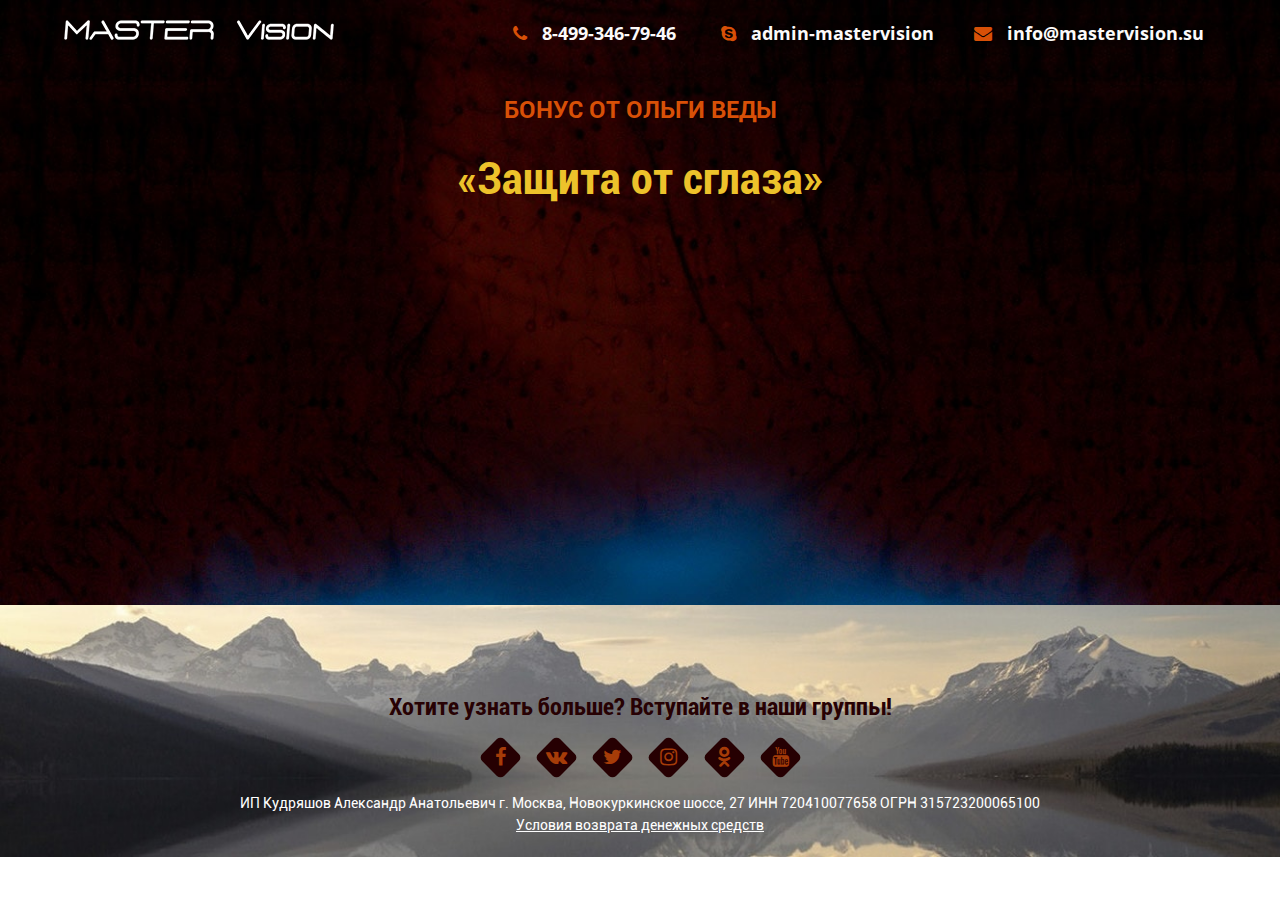
<file: bonus.html>
<!DOCTYPE html>
<html lang="ru">
  <head>
    <meta charset="UTF-8"/>
    <meta name="viewport" content="width=device-width, initial-scale=1, user-scalable=0, minimum-scale=1, maximum-scale=1"/>
    <meta http-equiv="X-UA-Compatible" content="ie=edge"/>
    <meta name="author" content="Master Vision"/>
    <meta name="description" content=""/>
    <meta name="keywords" content=""/>
    <meta name="robots" content="index, follow"/>
    <meta name="revisit-after" content="7 days"/>
    <meta property="og:image" content=""/>
    <link rel="icon" type="image/x-icon" href="favicon.ico"/>
    <link rel="shortcut icon" type="image/x-icon" href="favicon.png"/>
    <title>Бонус от Ольги Веды «Защита от сглаза»</title>
    <link rel="stylesheet" href="css/bootstrap.min.css"/>
    <link rel="stylesheet" href="css/jquery.fancybox.min.css"/>
    <link rel="stylesheet" href="css/styles.css"/>
  </head>
  <body id="bonus">
    <div id="main_screen">
      <header id="header">
        <div class="container"><a href="/"><img id="logo" src="img/logo.png" alt="Логотип"/></a>
          <div class="contacts"><a id="tel" href="callto:8-499-346-79-46"><i class="fa fa-phone" aria-hidden="true"></i><span>8-499-346-79-46         </span></a><a id="skype" href="skype:add?admin-mastervision"><i class="fa fa-skype" aria-hidden="true"></i><span>admin-mastervision</span></a><a id="mail" href="mailto:info@mastervision.su"><i class="fa fa-envelope" aria-hidden="true"></i><span>info@mastervision.su</span></a></div>
        </div>
      </header>
      <section id="first_screen_section">
        <div class="container">
          <p id="pre">Бонус от Ольги Веды</p>
          <h1>«Защита от сглаза»</h1>
          <div class="video_wrapper">
            <iframe src="https://www.youtube.com/embed/_yRK2gOFoFU?rel=0&amp;autoplay=1" allowfullscreen="allowfullscreen"></iframe>
          </div>
        </div>
      </section>
    </div>
    <footer id="footer">
      <div class="container">
        <div class="soc_buttons">
          <h5>Хотите узнать больше? Вступайте в наши группы!</h5><a href="https://www.facebook.com/Mastervision1C/" target="_blank"><i class="fa fa-facebook wow rubberBand" aria-hidden="true" data-wow-offset="100" data-wow-duration="1s" data-wow-delay=".4s"></i></a><a href="http://vk.com/mv_ezoterika" target="_blank"><i class="fa fa-vk wow rubberBand" aria-hidden="true" data-wow-offset="100" data-wow-duration="1s" data-wow-delay=".5s"></i></a><a href="https://twitter.com/MastervisionEzo" target="_blank"><i class="fa fa-twitter wow rubberBand" aria-hidden="true" data-wow-offset="100" data-wow-duration="1s" data-wow-delay=".6s"></i></a><a href="https://www.instagram.com/mastervision1/" target="_blank"><i class="fa fa-instagram wow rubberBand" aria-hidden="true" data-wow-offset="100" data-wow-duration="1s" data-wow-delay=".7s"></i></a><a href="https://ok.ru/mv.ezoterika" target="_blank"><i class="fa fa-odnoklassniki wow rubberBand" aria-hidden="true" data-wow-offset="100" data-wow-duration="1s" data-wow-delay=".8s"></i></a><a href="https://www.youtube.com/channel/UCiJTdt19jRMRmYyCZac2Lvg/" target="_blank"><i class="fa fa-youtube wow rubberBand" aria-hidden="true" data-wow-offset="100" data-wow-duration="1s" data-wow-delay=".9s"></i>
            <div class="clfix"></div></a>
        </div>
        <p>ИП Кудряшов Александр Анатольевич г. Москва, Новокуркинское шоссе, 27 ИНН 720410077658 ОГРН 315723200065100 </p><a class="conditions" href="http://mastervision.su/oferta.docx">Условия возврата денежных средств</a>
      </div>
    </footer>
    <link rel="stylesheet" href="//maxcdn.bootstrapcdn.com/font-awesome/4.7.0/css/font-awesome.min.css"/>
    <script src="https://yastatic.net/browser-updater/v1/script.js"></script>
    <script>var yaBrowserUpdater = new ya.browserUpdater.init({"lang": "ru", "browsers": {"yabrowser": "15.10", "chrome": "52", "ie": "10", "opera": "40", "safari": "8", "fx": "47", "iron": "35", "flock": "Infinity", "palemoon": "25", "camino": "Infinity", "maxthon": "4.5", "seamonkey": "2.3", "theme": "blue"}});</script><!--Yandex.Metrika counter-->
    <script>(function(d, w, c) {(w[c] = w[c] || []).push(function() {try {w.yaCounter35450015 = new Ya.Metrika({id: 35450015,clickmap: true,trackLinks: true,accurateTrackBounce: true,webvisor: true});} catch (e) {}});var n = d.getElementsByTagName("script")[0],s = d.createElement("script"),f = function() {n.parentNode.insertBefore(s, n);};s.type = "text/javascript";s.async = true;s.src = "https://mc.yandex.ru/metrika/watch.js";if (w.opera == "[object Opera]") {d.addEventListener("DOMContentLoaded", f, false);} else {f();}})(document, window, "yandex_metrika_callbacks");</script>
    <noscript>
      <div><img src="https://mc.yandex.ru/watch/35450015" style="position:absolute; left:-9999px;" alt=""/></div>
    </noscript><!--Yandex.Metrika counter-->
<!--Google Analitika-->
    <script>(function(i, s, o, g, r, a, m) {i['GoogleAnalyticsObject'] = r;i[r] = i[r] || function() {(i[r].q = i[r].q || []).push(arguments)}, i[r].l = 1 * new Date();a = s.createElement(o), m = s.getElementsByTagName(o)[0];a.async = 1;a.src = g;m.parentNode.insertBefore(a, m)})(window, document, 'script', 'https://www.google-analytics.com/analytics.js', 'ga');ga('create', 'UA-97925790-1', 'auto');ga('send', 'pageview');</script><!--Google Analitika-->
<!--BEGIN JIVOSITE CODE-->
    <script>(function() {var widget_id = 'cMdj5UfoZX';var s = document.createElement('script');s.type = 'text/javascript';s.async = true;s.src = '//code.jivosite.com/script/widget/' + widget_id;var ss = document.getElementsByTagName('script')[0];ss.parentNode.insertBefore(s, ss);})();</script><!--END JIVOSITE CODE-->
  </body>
</html>
</file>
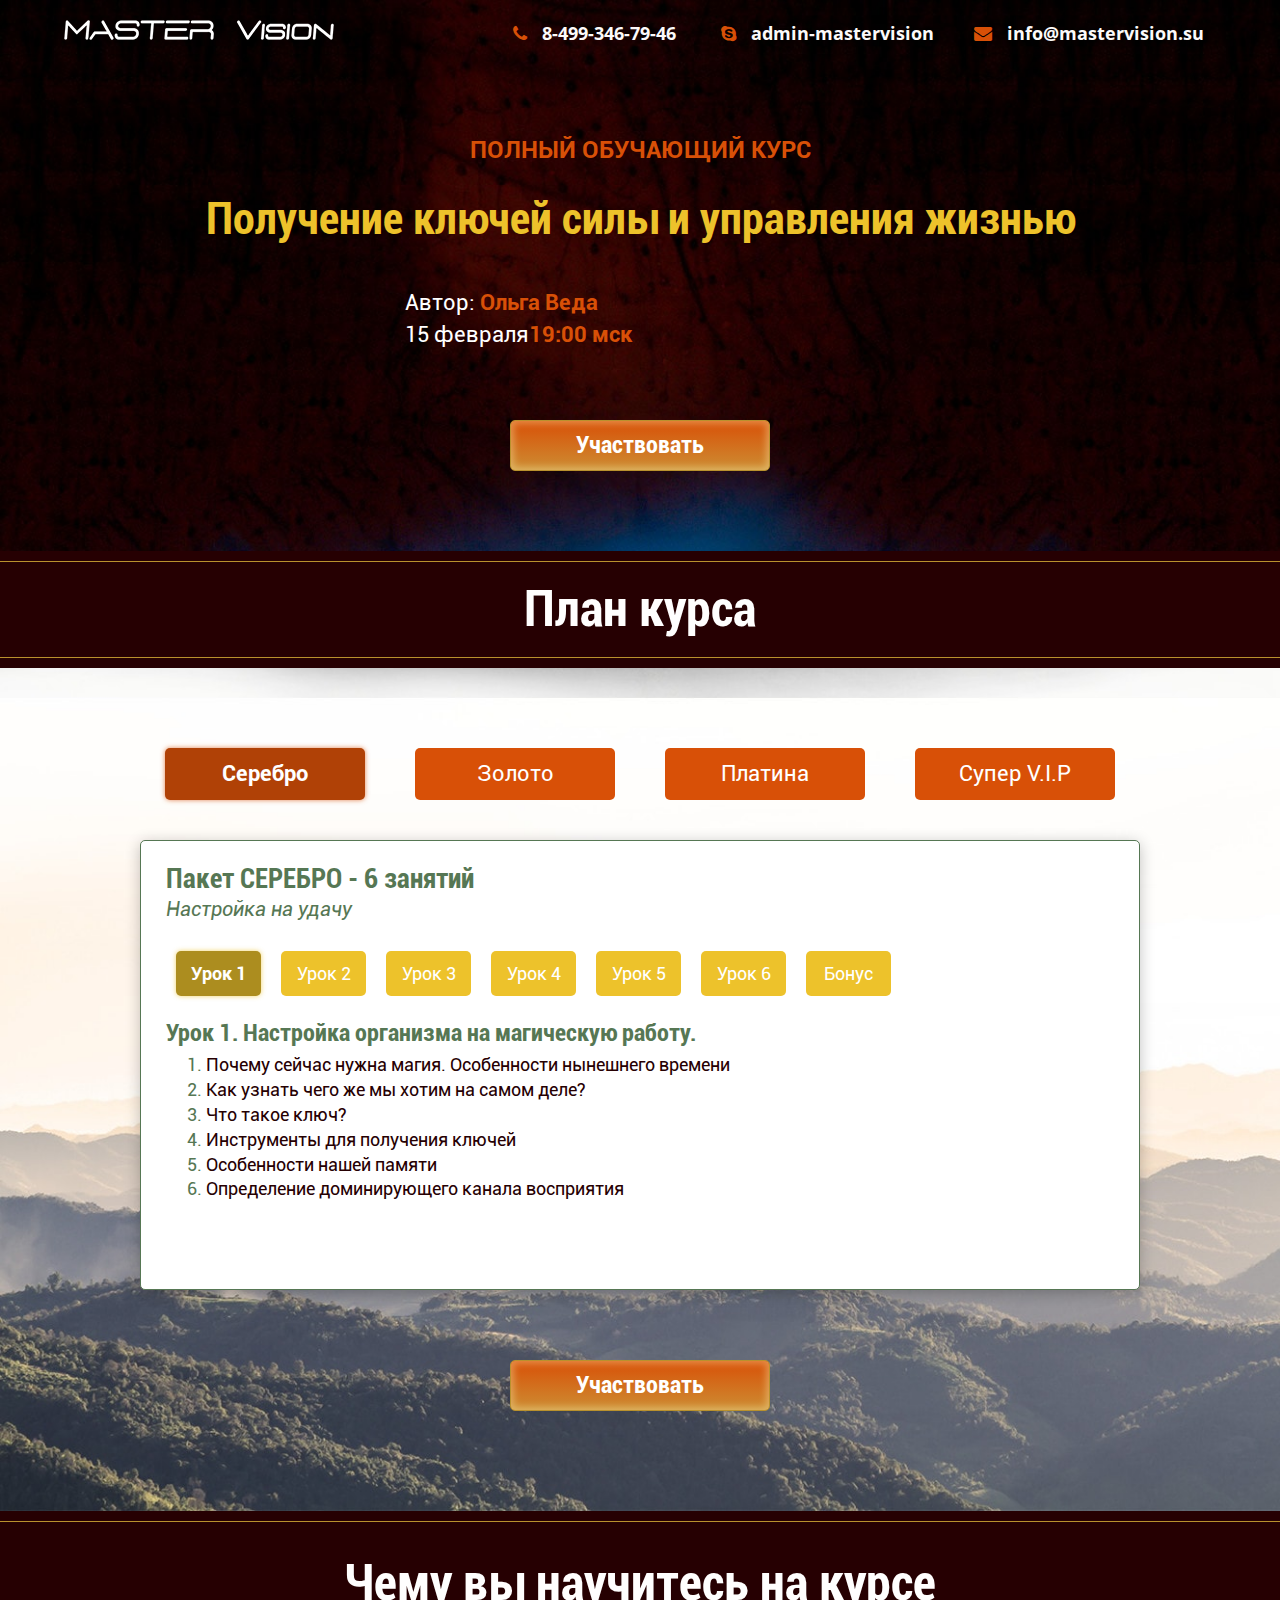
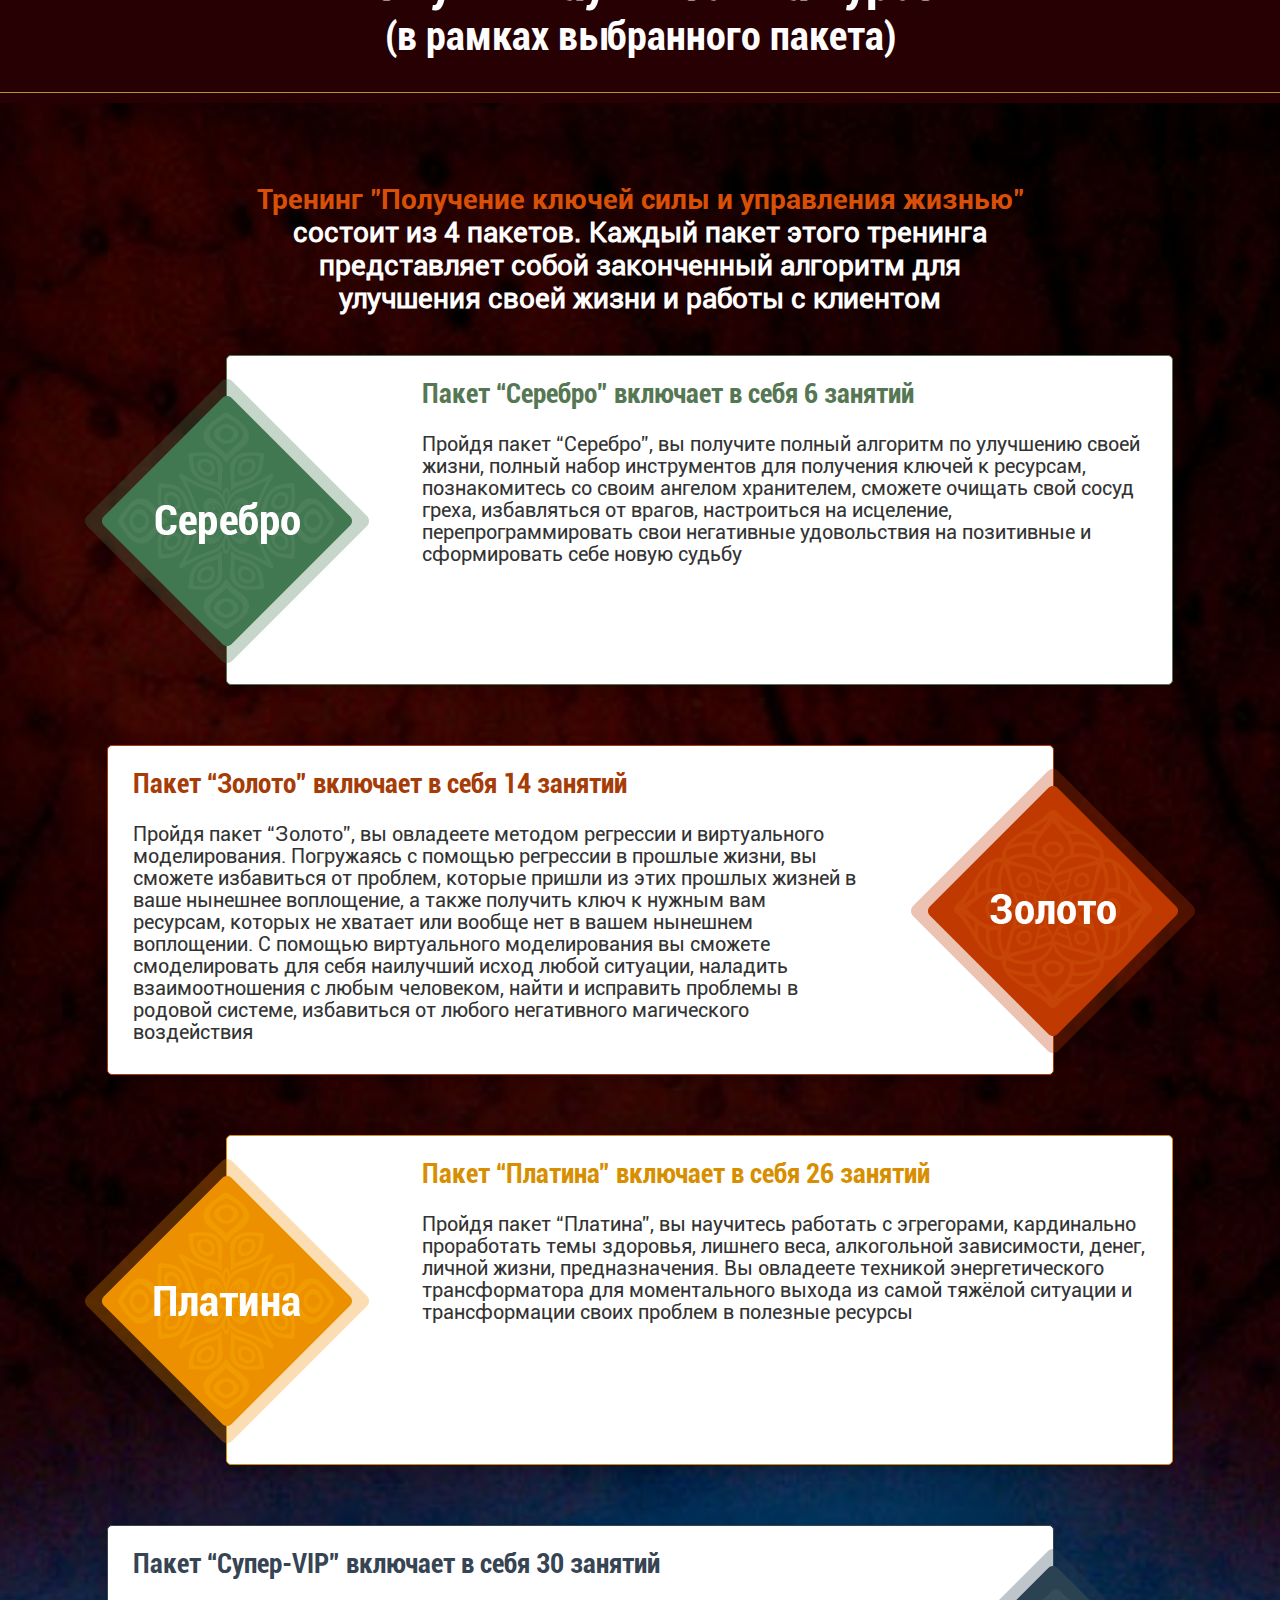
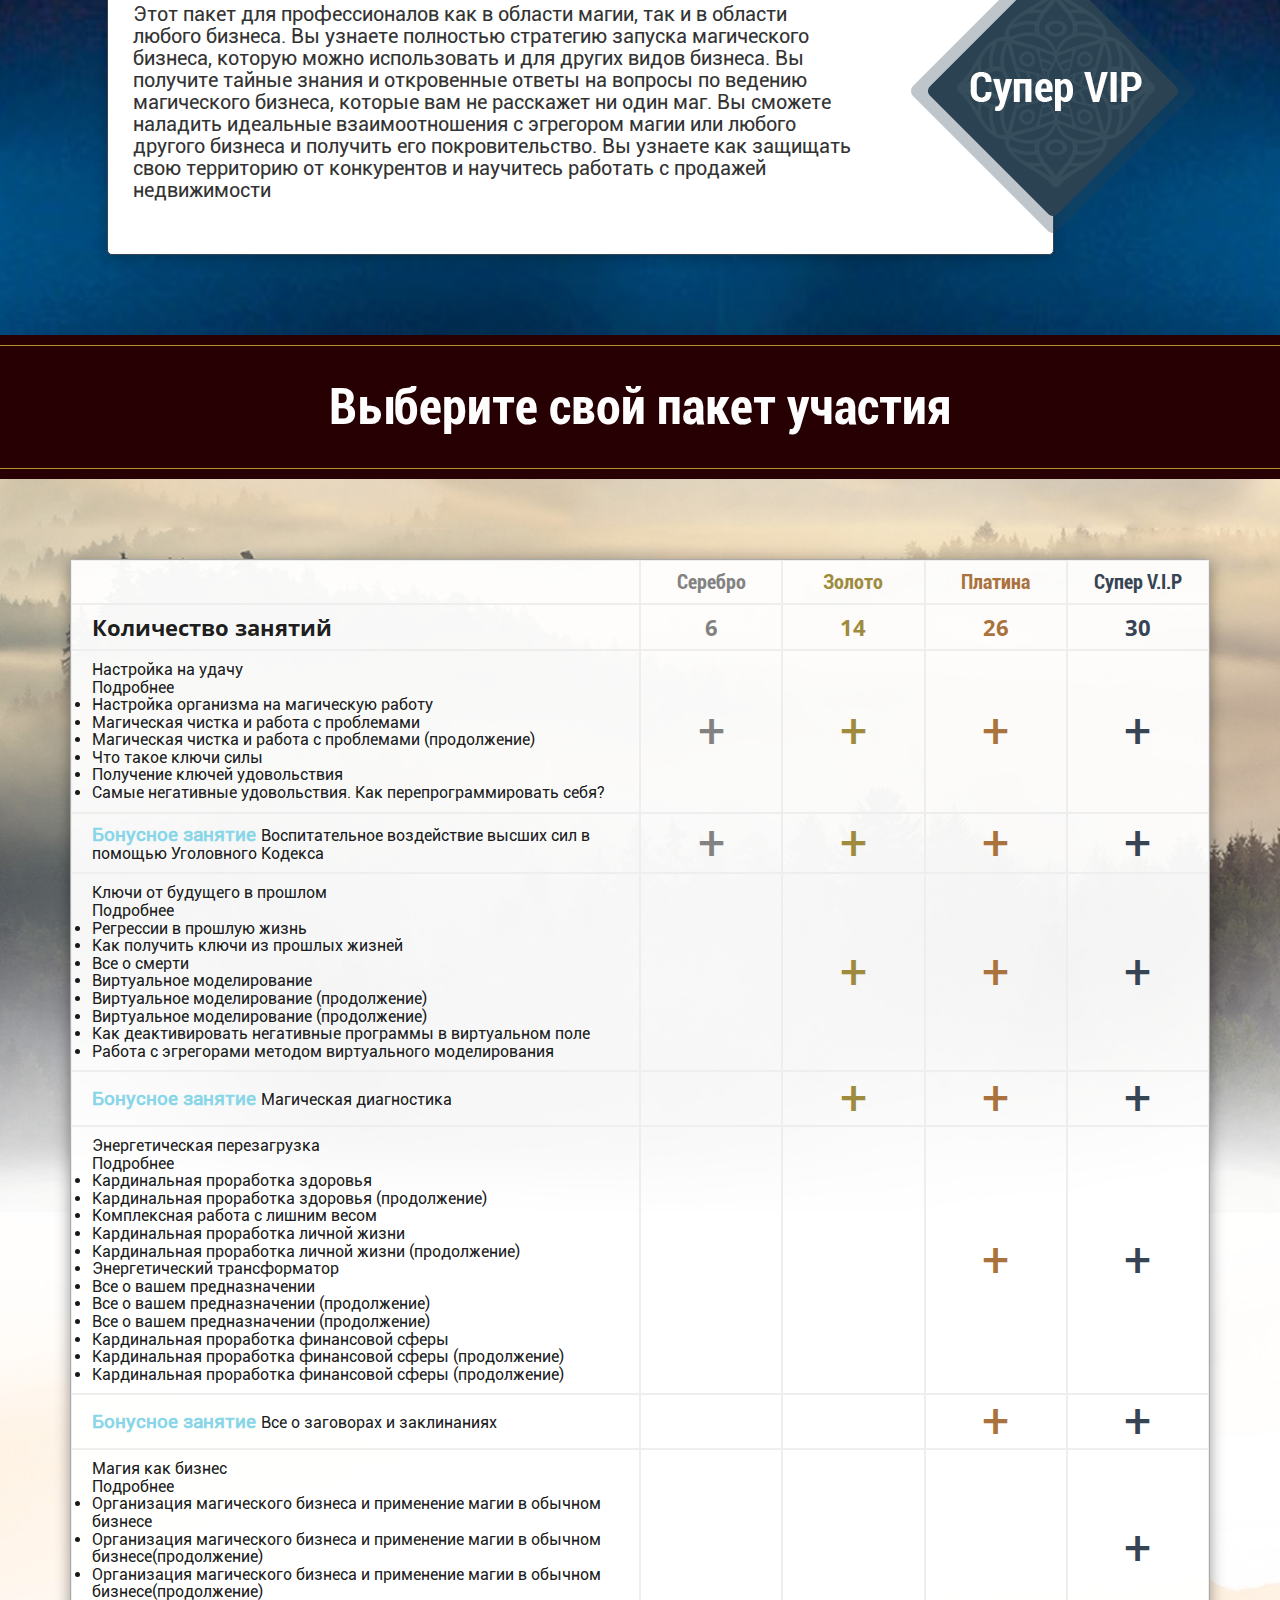
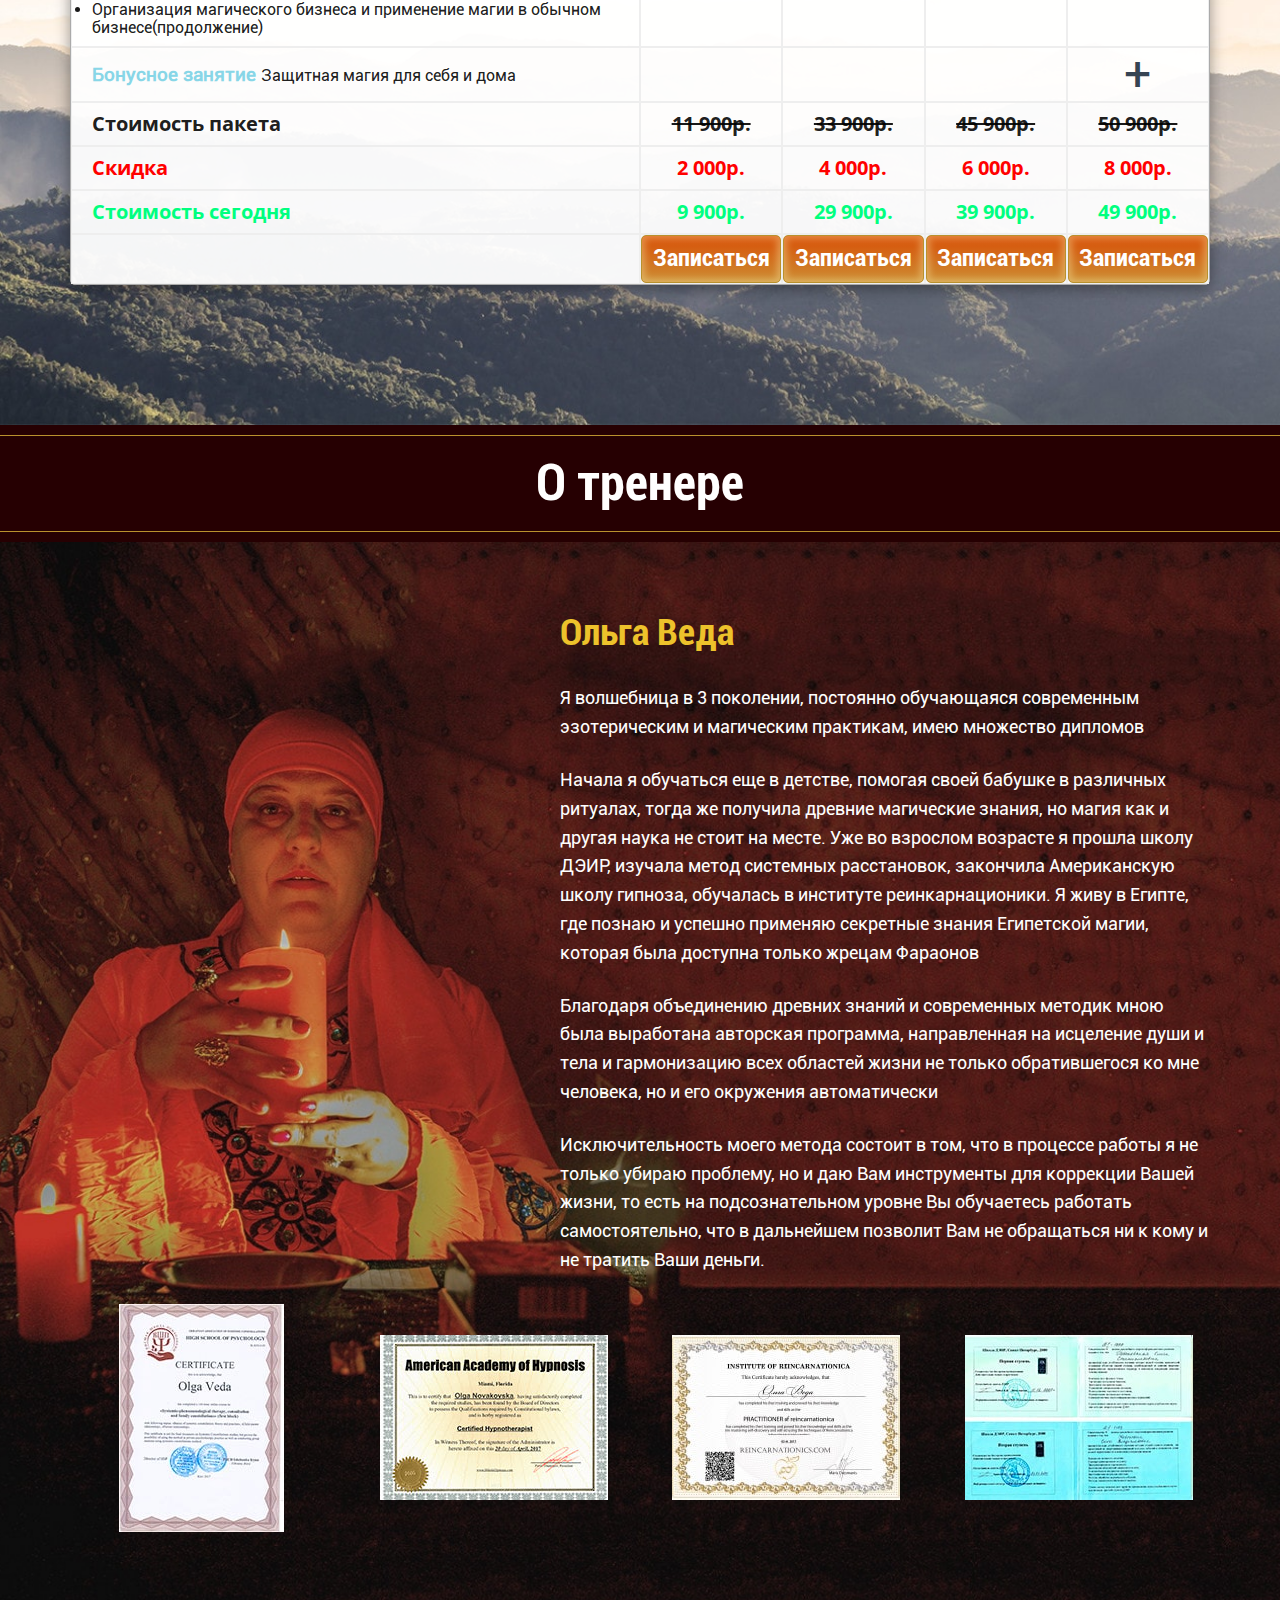
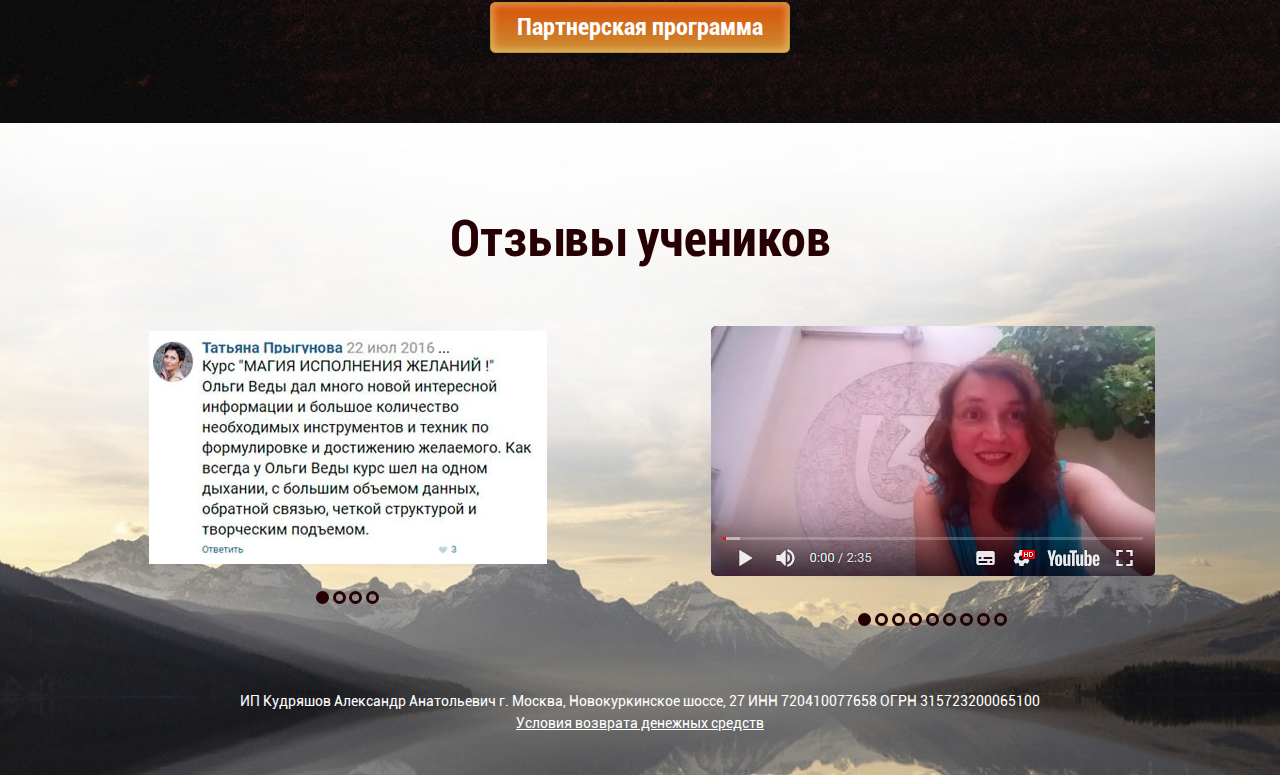
<file: course.html>
<!DOCTYPE html>
<html lang="ru">
  <head>
    <meta charset="UTF-8"/>
    <meta name="viewport" content="width=device-width, initial-scale=1, user-scalable=0, minimum-scale=1, maximum-scale=1"/>
    <meta http-equiv="X-UA-Compatible" content="ie=edge"/>
    <meta name="author" content="Master Vision"/>
    <meta name="description" content="http://mastervision.su/veda-fortune-channel/img/banner.jpg"/>
    <meta name="keywords" content="Ольга Веда, Мастервижн, магия, удача, денежный канал"/>
    <meta name="robots" content="index, follow"/>
    <meta name="revisit-after" content="7 days"/>
    <meta property="og:image" content=""/>
    <link rel="icon" type="image/x-icon" href="favicon.ico"/>
    <link rel="shortcut icon" type="image/x-icon" href="favicon.png"/>
    <title>«Получение ключей силы и управления жизнью»</title>
    <link rel="stylesheet" href="css/bootstrap.min.css"/>
    <link rel="stylesheet" href="css/jquery.fancybox.min.css"/>
    <link rel="stylesheet" href="css/styles.css"/>
  </head>
  <body id="course">
    <div id="main_screen">
      <header id="header">
        <div class="container"><a href="/"><img id="logo" src="img/logo.png" alt="Логотип"/></a>
          <div class="contacts"><a id="tel" href="callto:8-499-346-79-46"><i class="fa fa-phone" aria-hidden="true"></i><span>8-499-346-79-46         </span></a><a id="skype" href="skype:add?admin-mastervision"><i class="fa fa-skype" aria-hidden="true"></i><span>admin-mastervision</span></a><a id="mail" href="mailto:info@mastervision.su"><i class="fa fa-envelope" aria-hidden="true"></i><span>info@mastervision.su</span></a></div>
        </div>
      </header>
      <section id="course_first_screen_section">
        <div class="container">
          <p id="pre">Полный обучающий курс</p>
          <h1>Получение ключей силы и управления жизнью</h1>
          <div class="aut_n_date">
            <p>Автор: <span>Ольга Веда</span></p>
            <p>15 февраля<span>19:00 мск</span></p>
          </div><a class="button" href="#table_section">Участвовать</a>
        </div>
      </section>
    </div>
    <section id="course_plan">
      <h3>План курса</h3>
      <div class="container">
        <div class="plan_list" id="tabs">
          <ul class="base_links">
            <li><a href="#silver_tabs">Серебро</a></li>
            <li><a href="#gold_tabs">Золото</a></li>
            <li><a href="#platinum_tabs">Платина</a></li>
            <li><a href="#vip_tabs">Супер V.I.P</a></li>
          </ul>
          <div class="wrapper_main" id="silver_tabs">
            <h4>Пакет СЕРЕБРО - 6 занятий<small>Настройка на удачу</small></h4>
            <ul class="lessons_links">
              <li><a href="#silver_tab-1">Урок 1</a></li>
              <li><a href="#silver_tab-2">Урок 2</a></li>
              <li><a href="#silver_tab-3">Урок 3</a></li>
              <li><a href="#silver_tab-4">Урок 4</a></li>
              <li><a href="#silver_tab-5">Урок 5</a></li>
              <li><a href="#silver_tab-6">Урок 6</a></li>
              <li><a href="#silver_tab-7">Бонус</a></li>
              <div class="clearfix"></div>
            </ul>
            <div id="silver_tab-1">
              <h5>Урок 1. Настройка организма на магическую работу.</h5>
              <ol class="lessons">
                <li><span>Почему сейчас нужна магия. Особенности нынешнего времени</span></li>
                <li> <span>Как узнать чего же мы хотим на самом деле?</span></li>
                <li><span>Что такое ключ?</span></li>
                <li> <span>Инструменты для получения ключей</span></li>
                <li> <span>Особенности нашей памяти</span></li>
                <li> <span>Определение доминирующего канала восприятия</span></li>
              </ol>
            </div>
            <div id="silver_tab-2">
              <h5>Урок 2. Магическая чистка и работа с проблемами</h5>
              <ol class="lessons">
                <li> <span>Как то что сидит внутри на управляет нашей жизнью</span></li>
                <li> <span>Как избавиться от ограничивающих убеждений</span></li>
                <li> <span>Избавление от негативного личного опыта</span></li>
                <li> <span>Как негативный опыт прошлых жизней влияет на нынешнее воплощение</span></li>
                <li> <span>Чистка сосуда греха</span></li>
                <li> <span>Что такое продажа судьбы</span></li>
                <li> <span>Ритуал формирования новой  судьбы</span></li>
              </ol>
            </div>
            <div id="silver_tab-3">
              <h5>Урок 3. Магическая чистка и работа с проблемами (продолжение)</h5>
              <ol class="lessons">
                <li> <span>Первичная настройка организма на исцеление</span></li>
                <li> <span>Избавление от блоков в денежных каналах</span></li>
                <li> <span>Для чего нужны враги и конфликты</span></li>
                <li> <span>Сонастройка с моим целительным каналом</span></li>
                <li> <span>Как платить силам</span></li>
                <li> <span>Магическое равновесие-основное условие работы мага</span></li>
              </ol>
            </div>
            <div id="silver_tab-4">
              <h5>Урок 4. Что такое ключи силы</h5>
              <ol class="lessons">
                <li> <span>Что такое негативные ключи и как они активируются</span></li>
                <li> <span>Определение ключей детства</span></li>
                <li> <span>Получение ресурсных ключей детства</span></li>
                <li> <span>Ритуал активации ключей</span></li>
                <li> <span>Что такое слова силы</span></li>
                <li> <span>Магический круг</span></li>
                <li> <span>Ритуал вживления ключа в магическую работу</span></li>
              </ol>
            </div>
            <div id="silver_tab-5">
              <h5>Урок 5. Получение ключей удовольствия</h5>
              <ol class="lessons">
                <li> <span>Для чего нужен ключ удовольствий?</span></li>
                <li> <span>В чем ценность ключа удовольствий для нынешнего времени?</span></li>
                <li> <span>Ритуал открытия и диагностики канала удовольствия</span></li>
                <li> <span>Получение ключа удовольствия</span></li>
                <li> <span>Как мы выбираем себе удовольствия?</span></li>
                <li> <span>Универсальный способ получения удовольствий всегда</span></li>
                <li> <span>Запуск получения позитивных удовольствий</span></li>
              </ol>
            </div>
            <div id="silver_tab-6">
              <h5>Урок 6. Самые негативные удовольствия. Как перепрограммировать себя?</h5>
              <ol class="lessons">
                <li> <span>Негативное удовольствие от отношений</span></li>
                <li> <span>Гармонизация отношений с помощью ангела-хранителя</span></li>
                <li> <span>Как преодолеть стену в отношениях</span></li>
                <li> <span>Зарядка ритуального ножа атама</span></li>
                <li> <span>Избавление от негативного удовольствия от алкоголя</span></li>
                <li> <span>Избавление от негативного удовольствия от курения</span></li>
              </ol>
            </div>
            <div id="silver_tab-7">
              <h5>Бонусное занятие</h5>
              <p>Воспитательное воздействие высших сил в помощью Уголовного Кодекса</p>
            </div>
          </div>
          <div class="wrapper_main" id="gold_tabs">
            <h4>Пакет ЗОЛОТО - 14 занятий<small>Ключи от будущего в прошлом</small></h4>
            <ul class="lessons_links">
              <li><a href="#gold_tabs-1">Урок 7</a></li>
              <li><a href="#gold_tabs-2">Урок 8</a></li>
              <li><a href="#gold_tabs-3">Урок 9</a></li>
              <li><a href="#gold_tabs-4">Урок 10</a></li>
              <li><a href="#gold_tabs-5">Урок 11</a></li>
              <li><a href="#gold_tabs-6">Урок 12</a></li>
              <li><a href="#gold_tabs-7">Урок 13</a></li>
              <li><a href="#gold_tabs-8">Урок 14</a></li>
              <li><a href="#gold_tabs-9">Бонус</a></li>
              <div class="clearfix"></div>
            </ul>
            <div id="gold_tabs-1">
              <h5>Урок 7. Регресии в прошлую жизнь</h5>
              <ol class="lessons">
                <li> <span>Регрессия в прошлую жизнь</span></li>
                <li> <span>Как увидеть все воплощения сразу</span></li>
                <li> <span>Различные способы увидеть все свои воплощения</span></li>
                <li> <span>Как попасть в то воплощение,которое вам нужно</span></li>
                <li> <span>Как получить ключи из прошлых жизней</span></li>
              </ol>
            </div>
            <div id="gold_tabs-2">
              <h5>Урок 8. Как получить ключи из прошлых жизней</h5>
              <ol class="lessons">
                <li><span>Создание намерения получения нужного ключа</span></li>
                <li><span>Ритуал получение ключа</span></li>
                <li><span>Женские ключи</span></li>
                <li><span>Мужские ключи</span></li>
                <li><span>Знакомство с сущностью смерти</span></li>
                <li><span>Почему так важно осознание</span></li>
              </ol>
            </div>
            <div id="gold_tabs-3">
              <h5>Урок 9. Все о смерти</h5>
              <ol class="lessons">
                <li><span>Что такое смерть</span></li>
                <li><span>Воспоминание опыта смерти в прошлых жизнях</span></li>
                <li><span>Откуда мы появились</span></li>
                <li><span>Кто такие Высшие и куда мы попадаем после смерти?</span></li>
                <li><span>Как узнать задачу души и  улучшить свою жизнь, если ваша душа отправлена на отработку</span></li>
                <li><span>Что такое кармическая задача</span></li>
                <li><span>Как решать кармическую задачу легким и комфортным способом</span></li>
              </ol>
            </div>
            <div id="gold_tabs-4">
              <h5>Урок 10. Виртуальное моделирование</h5>
              <ol class="lessons">
                <li> <span>Что такое виртуальное моделирование</span></li>
                <li> <span>Основные принципы виртуального моделирования</span></li>
                <li> <span>Как мы видим виртуальное поле</span></li>
                <li> <span>Значение символов на виртуальном поле</span></li>
                <li> <span>Техника безопасности при работе виртуальным моделированием</span></li>
                <li> <span>Работа с препятствиями на виртуальном поле</span></li>
              </ol>
            </div>
            <div id="gold_tabs-5">
              <h5>Урок 11. Виртуальное моделирование (продолжение)</h5>
              <ol class="lessons">
                <li> <span>Что такое совесть</span></li>
                <li> <span>Как вычислить опасные для вас намерения  человека или организации методом виртуального моделирования</span></li>
                <li> <span>В чём сила Мага</span></li>
                <li> <span>Ритуал получения ключа для работы в виртуальном поле</span></li>
                <li> <span>Техника создания элементаля</span></li>
              </ol>
            </div>
            <div id="gold_tabs-6">
              <h5>Урок 12. Виртуальное моделирование (продолжение)</h5>
              <ol class="lessons">
                <li> <span>Кодовые фразы для разрешения различных ситуаций</span></li>
                <li> <span>Как работать со сглазом, порчей, проклятием и другими негативными магическими воздействиями методом виртуального моделирования</span></li>
                <li> <span>Что такое непрогляд и как с ним работать в виртуальном поле</span></li>
                <li> <span>Почему мы страдаем от зависти и как от неё избавиться с помощью виртуального моделирования</span></li>
              </ol>
            </div>
            <div id="gold_tabs-7">
              <h5>Урок 13. Как деактивировать негативные программы в виртуальном поле</h5>
              <ol class="lessons">
                <li> <span>Влияние на нашу жизнь рода</span></li>
                <li> <span>Основные понятия для работы с родом</span></li>
                <li> <span>Как происходит наследование   программ рода</span></li>
                <li> <span>Распространенные негативные родовые программы</span></li>
                <li> <span>Сильные и слабые родовые аспекты</span></li>
                <li> <span>Иерархия на виртуальном поле</span></li>
                <li> <span>Свеча для раскрытия вариантов</span></li>
                <li> <span>Чистка рода</span></li>
              </ol>
            </div>
            <div id="gold_tabs-8">
              <h5>Урок 14. Работа с эгрегорами методом виртуального моделирования</h5>
              <ol class="lessons">
                <li> <span>Как эгрегоры влияют на нашу жизнь</span></li>
                <li> <span>Заклинания и фразы для работы с эгрегорами</span></li>
                <li> <span>Как исправить иерархию на поле</span></li>
                <li> <span>Восстановление нормального течения энергии в родовой системе и целостности родового эгрегора</span></li>
                <li> <span>Как заказать испытание врагу и самому избежать испытания</span></li>
              </ol>
            </div>
            <div id="gold_tabs-9">
              <h5>Бонусное занятие</h5>
              <p>Магическая диагностика</p>
            </div>
          </div>
          <div class="wrapper_main" id="platinum_tabs">
            <h4>Пакет ПЛАТИНА - 26 занятий<small>Энергетическая перезагрузка</small></h4>
            <ul class="lessons_links">
              <li><a href="#platinum_tabs-1">Урок 15</a></li>
              <li><a href="#platinum_tabs-2">Урок 16</a></li>
              <li><a href="#platinum_tabs-3">Урок 17</a></li>
              <li><a href="#platinum_tabs-4">Урок 18</a></li>
              <li><a href="#platinum_tabs-5">Урок 19</a></li>
              <li><a href="#platinum_tabs-6">Урок 20</a></li>
              <li><a href="#platinum_tabs-7">Урок 21</a></li>
              <li><a href="#platinum_tabs-8">Урок 22</a></li>
              <li><a href="#platinum_tabs-9">Урок 23</a></li>
              <li><a href="#platinum_tabs-10">Урок 24</a></li>
              <li><a href="#platinum_tabs-11">Урок 25</a></li>
              <li><a href="#platinum_tabs-12">Урок 26</a></li>
              <li><a href="#platinum_tabs-13">Бонус</a></li>
              <div class="clearfix"></div>
            </ul>
            <div id="platinum_tabs-1">
              <h5>Урок 15. Кардинальная проработка здоровья</h5>
              <ol class="lessons">
                <li> <span>Как болезни приходят из прошлых жизней</span></li>
                <li> <span>Как получить ключ исцеления</span></li>
                <li> <span>Как род просит об исцелении</span></li>
                <li> <span>Получение исцеления с помощью Высших</span></li>
                <li> <span>Отключение от эгрегора болезни</span></li>
                <li> <span>Подключение к эгрегору здоровья</span></li>
                <li> <span>Как избавиться от алкоголизма методом виртуального моделирования</span></li>
              </ol>
            </div>
            <div id="platinum_tabs-2">
              <h5>Урок 16. Кардинальная проработка здоровья (продолжение)</h5>
              <ol class="lessons">
                <li> <span>Как обеты,клятвы и обещания влияют на наше здоровье</span></li>
                <li> <span>Как отменить обеты,клятвы и обещания из нынешней и прошлых жизней</span></li>
                <li> <span>Что такое магический переклад,как он влияет на здоровье и как от него избавиться</span></li>
                <li> <span>Как переложить болезнь без последствий</span></li>
                <li> <span>Что такое родовой магический переклад и как от него избавится</span></li>
                <li> <span>Создание печати здоровья</span></li>
              </ol>
            </div>
            <div id="platinum_tabs-3">
              <h5>Урок 17. Комплексная работа с лишним весом</h5>
              <ol class="lessons">
                <li> <span>Почему люди набирают вес</span></li>
                <li> <span>Родовые причины лишнего веса. Как их узнать и с ними работать</span></li>
                <li> <span>Лишний вес из прошлых жизней</span></li>
                <li> <span>Ритуал для запуска работы сущности стройности</span></li>
                <li> <span>Магические причины лишнего веса и их устранение</span></li>
              </ol>
            </div>
            <div id="platinum_tabs-4">
              <h5>Урок 18. Кардинальная проработка личной жизни</h5>
              <ol class="lessons">
                <li> <span>Как перестать быть жертвой обмана во взаимоотношениях с людьми</span></li>
                <li> <span>Почему не срабатывают многие тренинги по гармонизации личной жизни?</span></li>
                <li> <span>Уникальный инструмент для выстраивания отношений и управления кем угодно</span></li>
                <li> <span>Главная ошибка построения отношений</span></li>
                <li> <span>Создание трансформатора гнева для исправления дисбаланса в отношениях</span></li>
                <li> <span>Кардинальное восстановление баланса и реальная картина отношений</span></li>
              </ol>
            </div>
            <div id="platinum_tabs-5">
              <h5>Урок 19. Кардинальная проработка личной жизни (продолжение)</h5>
              <ol class="lessons">
                <li> <span>Какая личная жизнь была запланирована на это воплощение и как построить личную жизнь по своему желанию?</span></li>
                <li> <span>Получение ключей из будущего для идеальной личной жизни</span></li>
                <li> <span>Как диагностировать негативные магические воздействия, которые мешают вам выйти замуж и убрать их?</span></li>
                <li> <span>Ритуал поиска нужного жениха или невесты</span></li>
                <li> <span>Как узнать: нужно ли трансформировать отношения  и к чему это приведет?</span></li>
                <li> <span>Как убрать конфликты и  вывести отношения на новый уровень?</span></li>
              </ol>
            </div>
            <div id="platinum_tabs-6">
              <h5>Урок 20. Энергетический трансформатор</h5>
              <ol class="lessons">
                <li> <span>Как энергии того и этого света влияют на человека</span></li>
                <li> <span>Как комфортно перейти на другой вид энергии</span></li>
                <li> <span>Четыре способа создания энергетического трансформатора</span></li>
                <li> <span>Самый легкий приворот и отворот</span></li>
                <li> <span>Как отдать человеку его негатив и поставить защиту</span></li>
                <li> <span>Подводные камни личной жизни мага и как от них не пострадать</span></li>
              </ol>
            </div>
            <div id="platinum_tabs-7">
              <h5>Урок 21. Все о вашем предназначении</h5>
              <ol class="lessons">
                <li> <span>Все о вашей миссии</span></li>
                <li> <span>Какое предназначение было запланировано вам по судьбе</span></li>
                <li> <span>Получение ресурсов из прошлых жизней для следование по пути предназначения</span></li>
                <li> <span>Как уровень энергетики влияет на предназначение</span></li>
                <li> <span>Как вселенная дает вам ресурсы  для достижения цели</span></li>
              </ol>
            </div>
            <div id="platinum_tabs-8">
              <h5>Урок 22. Все о вашем предназначении (продолжение)</h5>
              <ol class="lessons">
                <li> <span>Как магическая конструкция влияет на наше предназначение</span></li>
                <li> <span>Получение помощи рода в поиске своего предназначения</span></li>
                <li> <span>Как определить каких высот вы достигните в какой-то деятельности?</span></li>
                <li> <span>Работать или открыть собственное дело?</span></li>
                <li> <span>Секретные коды, направляющие вас на путь успеха</span></li>
                <li> <span>Уникальный алгоритм который всегда найдет предназначение вам или клиенту</span></li>
              </ol>
            </div>
            <div id="platinum_tabs-9">
              <h5>Урок 23. Все о вашем предназначении (продолжение)</h5>
              <ol class="lessons">
                <li> <span>Как жить по зову сердца?</span></li>
                <li> <span>Многомерность Божественного замысла. Как найти свой путь во всех жизненных аспектах</span></li>
                <li> <span>Выпрошенный крест и чем он грозит. Признаки выпрошенного креста</span></li>
                <li> <span>Ритуал просмотра будущего</span></li>
                <li> <span>Как правильно возложить миссию на другого человека</span></li>
                <li> <span>Подключение к эгрегору вашей деятельности</span></li>
              </ol>
            </div>
            <div id="platinum_tabs-10">
              <h5>Урок 24. Кардинальная проработка финансовой сферы</h5>
              <ol class="lessons">
                <li> <span>Диагностика  ваших реальных отношений с деньгами</span></li>
                <li> <span>Какой уровень материального благополучия и финансовых проблем мы сами себе выбрали и почему?</span></li>
                <li> <span>Получение ключей из будущего для идеального благосостояния</span></li>
                <li> <span>Проработка детских травм, которые влияют на наше материальное благополучие</span></li>
                <li> <span>Проработка родовых травм, которые привели к безденежью</span></li>
                <li> <span>Избавление от безденежья через энергетический трансформатор</span></li>
              </ol>
            </div>
            <div id="platinum_tabs-11">
              <h5>Урок 25. Кардинальная проработка финансовой сферы (продолжение)</h5>
              <ol class="lessons">
                <li> <span>Проработка безденежья из прошлых жизней</span></li>
                <li> <span>Определение магических причин  безденежья  и устранение их</span></li>
                <li> <span>Отключение от эгрегора бедности</span></li>
                <li> <span>Подключение к эгрегору богатства</span></li>
                <li> <span>Подключение к денежному каналу Вселенной</span></li>
                <li> <span>Задействование различных энергий для получения денег в зависимости от вашей магическая конструкции</span></li>
              </ol>
            </div>
            <div id="platinum_tabs-12">
              <h5>Урок 26. Кардинальная проработка финансовой сферы (продолжение)</h5>
              <ol class="lessons">
                <li> <span>Почему мы влезаем в долги и кредиты</span></li>
                <li> <span>Как избавиться от кармического долга</span></li>
                <li> <span>Погашение кредитов, избавление от преследования коллекторов методом виртуального моделирования</span></li>
                <li> <span>Золотая коллекция ритуалов для возврата долгов и погашения кредитов</span></li>
                <li> <span>Как вернуть долг, если должны вам</span></li>
                <li> <span>Создание и запуск личной стратегии  для исполнения крупного материального желания</span></li>
              </ol>
            </div>
            <div id="platinum_tabs-13">
              <h5>Бонусное занятие</h5>
              <p>Все о заговорах и заклинаниях</p>
            </div>
          </div>
          <div class="wrapper_main" id="vip_tabs">
            <h4>Пакет СУПЕР-ВИП - 30 занятий<small>Магия как бизнес</small></h4>
            <ul class="lessons_links">
              <li><a href="#vip_tabs-1">Урок 27</a></li>
              <li><a href="#vip_tabs-2">Урок 28</a></li>
              <li><a href="#vip_tabs-3">Урок 29</a></li>
              <li><a href="#vip_tabs-4">Урок 30</a></li>
              <li><a href="#vip_tabs-5">Бонус</a></li>
              <div class="clearfix"></div>
            </ul>
            <div id="vip_tabs-1">
              <h5>Урок 27. Организация магического бизнеса и применение магии в обычном бизнесе</h5>
              <ol class="lessons">
                <li><span>Какая энергия запускает трансформацию и как помочь клиенту  быстро и комфортно трансформироваться</span></li>
                <li><span>Как запустить магический бизнес. Как показать клиенту свою квалификацию. Зарядка рекламной консультации на поток клиентов</span></li>
                <li><span>Ритуал привлечения клиентов</span></li>
                <li><span>С какими проблемами надо работать?</span></li>
                <li><span>Сколько денег брать за свои услуги, кого и когда можно консультировать бесплатно?</span></li>
                <li><span>Как принять первого клиента</span></li>
              </ol>
            </div>
            <div id="vip_tabs-2">
              <h5>Урок 28. Организация магического бизнеса и применение магии в обычном бизнесе(продолжение)</h5>
              <ol class="lessons">
                <li><span>Как некоторые учителя превращают учеников в рабов. Как защитить себя</span></li>
                <li><span>Что делать,если к вам подключился другой маг</span></li>
                <li><span>Как поставить непрогляд на свою работу</span></li>
                <li><span>Как распознать зомбирующие школы и противостоять зомбированию</span></li>
                <li><span>Как магически воздействовать на переговоры</span></li>
              </ol>
            </div>
            <div id="vip_tabs-3">
              <h5>Урок 29. Организация магического бизнеса и применение магии в обычном бизнесе(продолжение)</h5>
              <ol class="lessons">
                <li><span>Магическое воздействие на различные проверяющие структуры</span></li>
                <li><span>Почему ученики борются с учителями.С чем вы столкнетесь передавая людям свои знания</span></li>
                <li><span>Особенности передачи магического опыта</span></li>
                <li><span>Как понять за какую работу браться,а от какой стоит отказаться</span></li>
                <li><span>Как Силы воспитывают мага и клиента</span></li>
              </ol>
            </div>
            <div id="vip_tabs-4">
              <h5>Урок 30. Организация магического бизнеса и применение магии в обычном бизнесе(продолжение)</h5>
              <ol class="lessons">
                <li><span>Как работать с запросами по недвижимости. Как магическим путем продать недвижимость. Как заиметь свое жилье магическим путем, если человеческими способами это невозможно</span></li>
                <li><span>Как избавиться от конкурентов</span></li>
                <li><span>Честные ответы на самые секретные вопросы</span></li>
                <li><span>Ритуал налаживания взаимодействия с магическим эгрегором для успешной работы. Посвящение в Маги</span></li>
              </ol>
            </div>
            <div id="vip_tabs-5">
              <h5>Бонусное занятие</h5>
              <p>Защитная магия для себя и дома</p>
            </div>
          </div>
        </div><a class="button" href="#table_section">Участвовать</a>
      </div>
    </section>
    <section id="you_reach">
      <h3>Чему вы научитесь на курсе<small>(в рамках выбранного пакета)</small></h3>
      <div class="container"></div>
      <h4><strong>Тренинг "Получение ключей  силы и управления жизнью" </strong>состоит из 4 пакетов. Каждый пакет этого тренинга  представляет собой законченный алгоритм  для улучшения своей жизни  и работы с клиентом</h4>
      <div class="reach_list">
        <div class="reach_wrapper">
          <div class="day_number"></div>
          <div class="reach_caption">
                <h5>Пакет “Серебро” включает в себя 6 занятий</h5>
                <p>Пройдя пакет “Серебро”,  вы получите полный алгоритм по  улучшению своей жизни, полный набор инструментов для получения ключей к ресурсам, познакомитесь со своим ангелом хранителем, сможете очищать свой сосуд греха, избавляться от врагов, настроиться на исцеление, перепрограммировать свои негативные удовольствия на позитивные  и сформировать себе новую судьбу</p>
          </div>
        </div>
        <div class="reach_wrapper">
          <div class="day_number"></div>
          <div class="reach_caption">
                <h5>Пакет “Золото” включает в себя 14 занятий</h5>
                <p>Пройдя пакет “Золото”,  вы овладеете методом регрессии и виртуального моделирования. Погружаясь  с помощью регрессии в прошлые жизни,  вы сможете  избавиться от проблем, которые пришли из этих прошлых жизней в ваше нынешнее воплощение, а также получить ключ к  нужным вам ресурсам, которых не хватает или вообще нет в вашем нынешнем воплощении. С помощью виртуального моделирования  вы сможете смоделировать для себя  наилучший исход любой ситуации, наладить взаимоотношения с любым человеком, найти и исправить проблемы в родовой системе, избавиться от любого негативного магического воздействия</p>
          </div>
        </div>
        <div class="reach_wrapper">
          <div class="day_number"></div>
          <div class="reach_caption">
                <h5>Пакет “Платина” включает в себя 26 занятий</h5>
                <p>Пройдя пакет “Платина”,  вы научитесь работать с эгрегорами, кардинально проработать  темы  здоровья, лишнего веса, алкогольной зависимости, денег, личной жизни, предназначения. Вы овладеете  техникой энергетического трансформатора  для моментального выхода  из самой тяжёлой ситуации  и трансформации своих проблем в  полезные ресурсы</p>
          </div>
        </div>
        <div class="reach_wrapper">
          <div class="day_number"></div>
          <div class="reach_caption">
                <h5>Пакет “Супер-VIP”  включает в себя 30 занятий</h5>
                <p>Этот пакет для  профессионалов как в области  магии, так и в области любого бизнеса. Вы узнаете полностью стратегию запуска магического бизнеса, которую  можно использовать и для других видов бизнеса. Вы получите тайные знания  и откровенные ответы на вопросы  по ведению магического бизнеса, которые вам не расскажет ни один маг. Вы сможете  наладить идеальные взаимоотношения с эгрегором магии или любого другого  бизнеса и  получить его покровительство. Вы узнаете как защищать свою территорию от конкурентов и научитесь работать с продажей недвижимости</p>
          </div>
        </div>
      </div>
    </section>
    <section id="table_section">
      <h3>Выберите свой пакет участия</h3>
      <div class="container">
        <table id="pay_table">
          <tbody>
            <tr>
              <th></th>
              <th>Серебро</th>
              <th>Золото</th>
              <th>Платина</th>
              <th>Супер V.I.P</th>
            </tr>
            <tr class="hours">
              <td>Количество занятий</td>
              <td>6</td>
              <td>14</td>
              <td>26</td>
              <td>30</td>
            </tr>
            <tr>
              <td> 
                <p>Настройка на удачу</p><span class="more">Подробнее</span>
                <ul class="more_list">
                  <li><span>Настройка организма на магическую работу</span></li>
                  <li><span>Магическая чистка и работа с проблемами</span></li>
                  <li><span>Магическая чистка и работа с проблемами (продолжение)</span></li>
                  <li><span>Что такое ключи силы</span></li>
                  <li><span>Получение ключей удовольствия</span></li>
                  <li><span>Самые негативные удовольствия. Как перепрограммировать себя?</span></li>
                </ul>
              </td>
              <td class="plus">+</td>
              <td class="plus">+</td>
              <td class="plus">+</td>
              <td class="plus">+</td>
            </tr>
            <tr>
              <td>
                <p><strong>Бонусное занятие </strong>Воспитательное воздействие высших сил в помощью Уголовного Кодекса</p>
              </td>
              <td class="plus">+</td>
              <td class="plus">+</td>
              <td class="plus">+</td>
              <td class="plus">+</td>
            </tr>
            <tr>
              <td> 
                <p>Ключи от будущего в прошлом</p><span class="more">Подробнее</span>
                <ul class="more_list">
                  <li><span>Регрессии в прошлую жизнь</span></li>
                  <li><span>Как получить ключи из прошлых жизней</span></li>
                  <li><span>Все о смерти</span></li>
                  <li><span>Виртуальное моделирование</span></li>
                  <li><span>Виртуальное моделирование (продолжение)</span></li>
                  <li><span>Виртуальное моделирование (продолжение)</span></li>
                  <li><span>Как деактивировать негативные программы в виртуальном поле</span></li>
                  <li><span>Работа с эгрегорами методом виртуального моделирования</span></li>
                </ul>
              </td>
              <td></td>
              <td class="plus">+</td>
              <td class="plus">+</td>
              <td class="plus">+</td>
            </tr>
            <tr>
              <td>
                <p><strong>Бонусное занятие </strong>Магическая диагностика</p>
              </td>
              <td></td>
              <td class="plus">+</td>
              <td class="plus">+</td>
              <td class="plus">+</td>
            </tr>
            <tr>
              <td> 
                <p>Энергетическая перезагрузка</p><span class="more">Подробнее</span>
                <ul class="more_list">
                  <li><span>Кардинальная проработка здоровья</span></li>
                  <li><span>Кардинальная проработка здоровья (продолжение)</span></li>
                  <li><span>Комплексная работа с лишним весом</span></li>
                  <li><span>Кардинальная проработка личной жизни</span></li>
                  <li><span>Кардинальная проработка личной жизни (продолжение)</span></li>
                  <li><span>Энергетический трансформатор</span></li>
                  <li><span>Все о вашем предназначении</span></li>
                  <li><span>Все о вашем предназначении (продолжение)</span></li>
                  <li><span>Все о вашем предназначении (продолжение)</span></li>
                  <li><span>Кардинальная проработка финансовой сферы</span></li>
                  <li><span>Кардинальная проработка финансовой сферы (продолжение)</span></li>
                  <li><span>Кардинальная проработка финансовой сферы (продолжение)</span></li>
                </ul>
              </td>
              <td></td>
              <td></td>
              <td class="plus">+</td>
              <td class="plus">+</td>
            </tr>
            <tr>
              <td>
                <p><strong>Бонусное занятие </strong>Все о заговорах и заклинаниях</p>
              </td>
              <td></td>
              <td></td>
              <td class="plus">+</td>
              <td class="plus">+</td>
            </tr>
            <tr>
              <td> 
                <p>Магия как бизнес</p><span class="more">Подробнее</span>
                <ul class="more_list">
                  <li><span>Организация магического бизнеса и применение магии в обычном бизнесе</span></li>
                  <li><span>Организация магического бизнеса и применение магии в обычном бизнесе(продолжение)</span></li>
                  <li><span>Организация магического бизнеса и применение магии в обычном бизнесе(продолжение)</span></li>
                  <li><span>Организация магического бизнеса и применение магии в обычном бизнесе(продолжение)</span></li>
                </ul>
              </td>
              <td></td>
              <td></td>
              <td></td>
              <td class="plus">+</td>
            </tr>
            <tr>
              <td>
                <p><strong>Бонусное занятие </strong>Защитная магия для себя и дома</p>
              </td>
              <td></td>
              <td></td>
              <td></td>
              <td class="plus">+</td>
            </tr>
            <tr class="full">
              <td>Стоимость пакета</td>
              <td>11 900р.</td>
              <td>33 900р.</td>
              <td>45 900р.</td>
              <td>50 900р.</td>
            </tr>
            <tr class="sale">
              <td>Скидка</td>
              <td> <span id="sale_1">2 000р.</span></td>
              <td> <span id="sale_2">4 000р.</span></td>
              <td> <span id="sale_3">6 000р.</span></td>
              <td> <span id="sale_4">8 000р.</span></td>
            </tr>
            <tr class="today">
              <td>Стоимость сегодня</td>
              <td><span id="today_1">9 900р.</span></td>
              <td><span id="today_2">29 900р.</span></td>
              <td><span id="today_3">39 900р.</span></td>
              <td><span id="today_4">49 900р.</span></td>
            </tr>
            <tr class="buttons">
              <td></td>
              <td> <a class="button" id="link_1" href="https://aleksandrkudryashov1.autoweboffice.ru/?r=ordering/cart/as1&amp;id=1520&amp;clean=true&amp;lg=ru" target="_blank">Записаться</a></td>
              <td> <a class="button" id="link_2" href="https://aleksandrkudryashov1.autoweboffice.ru/?r=ordering/cart/as1&amp;id=1521&amp;clean=true&amp;lg=ru" target="_blank">Записаться</a></td>
              <td> <a class="button" id="link_3" href="https://aleksandrkudryashov1.autoweboffice.ru/?r=ordering/cart/as1&amp;id=1522&amp;clean=true&amp;lg=ru" target="_blank">Записаться</a></td>
              <td> <a class="button" id="link_3" href="https://aleksandrkudryashov1.autoweboffice.ru/?r=ordering/cart/as1&amp;id=1522&amp;clean=true&amp;lg=ru" target="_blank">Записаться</a></td>
            </tr>
          </tbody>
        </table>
      </div>
    </section>
    <section id="author">
      <h3>О тренере</h3>
      <div class="veda_wrap">
        <div class="container"><img src="img/veda_about.png" alt="Ольга Веда" id="veda_about"/>
          <div class="author_caption">
            <h4>Ольга Веда </h4>
            <p>Я волшебница в 3 поколении, постоянно обучающаяся современным эзотерическим и магическим практикам, имею множество дипломов</p>
            <p>Начала я обучаться еще в детстве, помогая своей бабушке в различных ритуалах, тогда же получила древние магические знания, но магия как и другая наука не стоит на месте. Уже во взрослом возрасте я прошла школу ДЭИР, изучала метод системных расстановок, закончила Американскую школу гипноза, обучалась в институте реинкарнационики. Я живу в Египте, где познаю и успешно применяю секретные знания Египетской магии, которая была доступна только жрецам Фараонов</p>
            <p> Благодаря объединению древних знаний и современных методик мною была выработана авторская программа, направленная на исцеление души и тела и гармонизацию всех областей жизни не только обратившегося ко мне человека, но и его окружения автоматически</p>
            <p>Исключительность моего метода состоит в том, что в процессе работы я не только убираю проблему, но и даю Вам инструменты для коррекции Вашей жизни, то есть на подсознательном уровне Вы обучаетесь работать самостоятельно, что в дальнейшем позволит Вам не обращаться ни к кому и не тратить Ваши деньги.</p>
          </div>
          <div class="clearfix"></div>
          <div id="licenses">
            <div class="row">
              <div class="col-md-3"><a href="img/cert_1_big.jpg" data-fancybox="certs"><img src="img/cert_1_min.jpg" alt="Сертификат 1"/></a></div>
              <div class="col-md-3"><a href="img/cert_2_big.jpg" data-fancybox="certs"><img src="img/cert_2_min.jpg" alt="Сертификат 2"/></a></div>
              <div class="col-md-3"><a href="img/cert_3_big.jpg" data-fancybox="certs"><img src="img/cert_3_min.jpg" alt="Сертификат 3"/></a></div>
              <div class="col-md-3"><a href="img/cert_4_big.jpg" data-fancybox="certs"><img src="img/cert_4_min.jpg" alt="Сертификат 4"/></a></div>
            </div>
          </div>
          <div class="clearfix"></div>
        </div><a class="button" href="/veda-fortune-channel/partnership" target="_blank">Партнерская программа</a>
      </div>
    </section>
    <section id="testimonials">
      <div class="container">
        <h3>Отзывы учеников</h3>
        <div class="row">
          <div class="col-md-6">
            <div class="carousel slide" data-ride="carousel" id="carousel_text">
              <div class="carousel-inner" role="listbox">
                <div class="item active">
                  <div class="carousel-caption"><img src="img/testim_1.jpg" alt="Отзыв 1"/></div>
                </div>
                <div class="item">
                  <div class="carousel-caption"><img src="img/testim_2.jpg" alt="Отзыв 2"/></div>
                </div>
                <div class="item">
                  <div class="carousel-caption"><img src="img/testim_3.jpg" alt="Отзыв 3"/></div>
                </div>
                <div class="item">
                  <div class="carousel-caption"><img src="img/testim_4.jpg" alt="Отзыв 4"/></div>
                </div>
              </div>
              <ol class="carousel-indicators">
                <li class="active" data-target="#carousel_text" data-slide-to="0"></li>
                <li data-target="#carousel_text" data-slide-to="1"></li>
                <li data-target="#carousel_text" data-slide-to="2"></li>
                <li data-target="#carousel_text" data-slide-to="3"></li>
              </ol>
            </div>
          </div>
          <div class="col-md-6">
            <div class="carousel slide" data-ride="carousel" id="carousel_video">
              <div class="carousel-inner" role="listbox">
                <div class="item active">
                  <div class="carousel-caption video_wrapper" data-youtube="ahjDjZpl088"><img class="video_testimonial" src="img/video_testim_1.jpg" alt="Видео-отзыв 1"/></div>
                </div>
                <div class="item">
                  <div class="carousel-caption video_wrapper" data-youtube="cgAH_CIFGoo"><img class="video_testimonial" src="img/video_testim_2.jpg" alt="Видео-отзыв 2"/></div>
                </div>
                <div class="item">
                  <div class="carousel-caption video_wrapper" data-youtube="F4lLpPSd6iA"><img class="video_testimonial" src="img/video_testim_3.jpg" alt="Видео-отзыв 3"/></div>
                </div>
                <div class="item">
                  <div class="carousel-caption video_wrapper" data-youtube="8HH6ugeVNu0"><img class="video_testimonial" src="img/video_testim_4.jpg" alt="Видео-отзыв 4"/></div>
                </div>
                <div class="item">
                  <div class="carousel-caption video_wrapper" data-youtube="1OVEEi7YmLk"><img class="video_testimonial" src="img/video_testim_5.jpg" alt="Видео-отзыв 5"/></div>
                </div>
                <div class="item">
                  <div class="carousel-caption video_wrapper" data-youtube="LtzEbAJVvds"><img class="video_testimonial" src="img/video_testim_6.jpg" alt="Видео-отзыв 6"/></div>
                </div>
                <div class="item">
                  <div class="carousel-caption video_wrapper" data-youtube="SA_biPb7WLA"><img class="video_testimonial" src="img/video_testim_7.jpg" alt="Видео-отзыв 7"/></div>
                </div>
                <div class="item">
                  <div class="carousel-caption video_wrapper" data-youtube="pfJe7bOxj20"><img class="video_testimonial" src="img/video_testim_8.jpg" alt="Видео-отзыв 8"/></div>
                </div>
                <div class="item">
                  <div class="carousel-caption video_wrapper" data-youtube="fYREJPTN-3s"><img class="video_testimonial" src="img/video_testim_9.jpg" alt="Видео-отзыв 9"/></div>
                </div>
              </div>
              <ol class="carousel-indicators">
                <li class="active" data-target="#carousel_video" data-slide-to="0"></li>
                <li data-target="#carousel_video" data-slide-to="1"></li>
                <li data-target="#carousel_video" data-slide-to="2"></li>
                <li data-target="#carousel_video" data-slide-to="3"></li>
                <li data-target="#carousel_video" data-slide-to="4"></li>
                <li data-target="#carousel_video" data-slide-to="5"></li>
                <li data-target="#carousel_video" data-slide-to="6"></li>
                <li data-target="#carousel_video" data-slide-to="7"></li>
                <li data-target="#carousel_video" data-slide-to="8"></li>
              </ol>
            </div>
          </div>
        </div>
        <div class="clearfix"></div>
      </div>
      <footer id="footer">
        <div class="container">
          <p>ИП Кудряшов Александр Анатольевич г. Москва, Новокуркинское шоссе, 27 ИНН 720410077658 ОГРН 315723200065100 </p><a class="conditions" href="http://mastervision.su/oferta.docx">Условия возврата денежных средств</a>
        </div>
      </footer>
      <div class="modal fade" tabindex="-1" role="dialog" id="myModalForm">
        <div class="modal-dialog" role="document">
          <div class="modal-content">
            <button class="close" type="button" data-dismiss="modal" aria-label="Close"><span aria-hidden="true">&times;</span></button>
            <div class="modal-body">
              <form class="form_newsletter" id="modalForm" action="https://aleksandrkudryashov1.autoweboffice.ru/?r=personal/newsletter/sub/add&amp;id=3568&amp;lg=ru" method="post" enctype="application/x-www-form-urlencoded" accept-charset="UTF-8" target="results">
                <h3 class="infront">Запишись сейчас и получи бонус!</h3>
                <p class="infront_submit hide"></p>
                <p class="infront">«Защита от сглаза»</p>
                <p class="span_phone hide"></p>
                <div class="email-block">
                  <input type="hidden" value="1" name="required_fields[email]"/>
                  <input class="mail required" maxlength="255" name="Contact[email]" type="text" placeholder="Ваш email"/>
                </div>
                <div class="phone-block hide">
                  <input type="hidden" value="0" name="required_fields[phone_number]"/>
                  <input class="phone" maxlength="255" name="Contact[phone_number]" type="number" placeholder="79333333333"/>
                </div>
                <button class="button" type="submit">Записаться</button><!--Обязательный параметр. Не удалять и не изменять!-->
                <input type="hidden" value="301" name="Contact[id_newsletter]"/><!--API код канала рекламы-->
                <input type="hidden" value="0" name="Contact[id_advertising_channel_page]"/>
              </form>
            </div>
          </div>
        </div>
      </div>
    </section>
    <link rel="stylesheet" href="//maxcdn.bootstrapcdn.com/font-awesome/4.7.0/css/font-awesome.min.css"/>
    <script src="js/libs.min.js"></script>
    <script src="js/jq_ui.js"></script>
    <script src="js/custom.js"></script>
    <script src="https://yastatic.net/browser-updater/v1/script.js"></script>
    <script>var yaBrowserUpdater = new ya.browserUpdater.init({"lang": "ru", "browsers": {"yabrowser": "15.10", "chrome": "52", "ie": "10", "opera": "40", "safari": "8", "fx": "47", "iron": "35", "flock": "Infinity", "palemoon": "25", "camino": "Infinity", "maxthon": "4.5", "seamonkey": "2.3", "theme": "blue"}});</script><!--Yandex.Metrika counter-->
    <script>(function(d, w, c) {(w[c] = w[c] || []).push(function() {try {w.yaCounter35450015 = new Ya.Metrika({id: 35450015,clickmap: true,trackLinks: true,accurateTrackBounce: true,webvisor: true});} catch (e) {}});var n = d.getElementsByTagName("script")[0],s = d.createElement("script"),f = function() {n.parentNode.insertBefore(s, n);};s.type = "text/javascript";s.async = true;s.src = "https://mc.yandex.ru/metrika/watch.js";if (w.opera == "[object Opera]") {d.addEventListener("DOMContentLoaded", f, false);} else {f();}})(document, window, "yandex_metrika_callbacks");</script>
    <noscript>
      <div><img src="https://mc.yandex.ru/watch/35450015" style="position:absolute; left:-9999px;" alt=""/></div>
    </noscript><!--Yandex.Metrika counter-->
<!--Google Analitika-->
    <script>(function(i, s, o, g, r, a, m) {i['GoogleAnalyticsObject'] = r;i[r] = i[r] || function() {(i[r].q = i[r].q || []).push(arguments)}, i[r].l = 1 * new Date();a = s.createElement(o), m = s.getElementsByTagName(o)[0];a.async = 1;a.src = g;m.parentNode.insertBefore(a, m)})(window, document, 'script', 'https://www.google-analytics.com/analytics.js', 'ga');ga('create', 'UA-97925790-1', 'auto');ga('send', 'pageview');</script><!--Google Analitika-->
  </body>
</html>
</file>
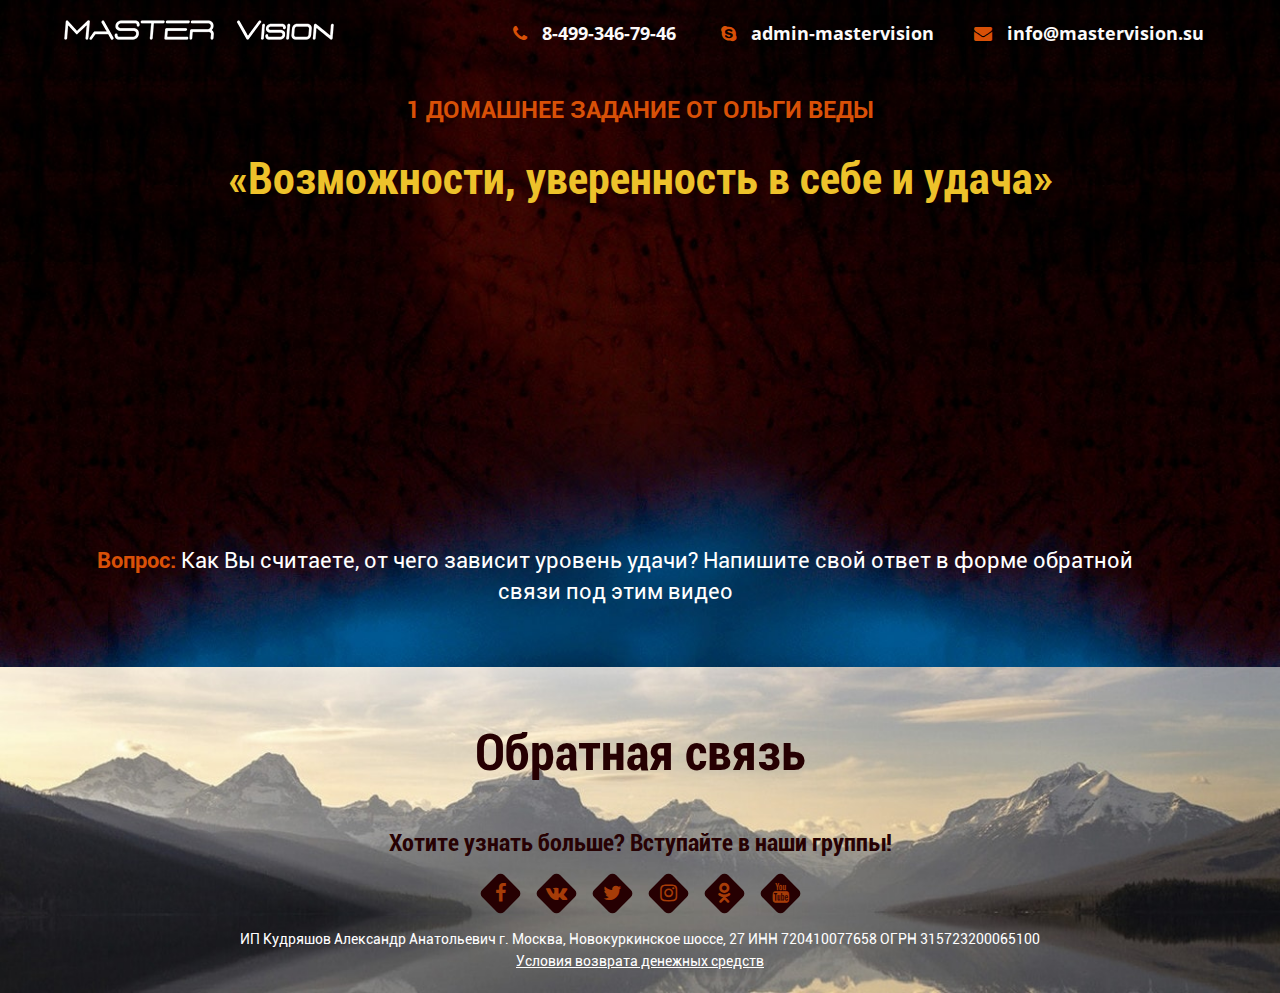
<file: hw-1.html>
<!DOCTYPE html>
<html lang="ru">
  <head>
    <meta charset="UTF-8"/>
    <meta name="viewport" content="width=device-width, initial-scale=1, user-scalable=0, minimum-scale=1, maximum-scale=1"/>
    <meta http-equiv="X-UA-Compatible" content="ie=edge"/>
    <meta name="author" content="Master Vision"/>
    <meta name="description" content=""/>
    <meta name="keywords" content=""/>
    <meta name="robots" content="index, follow"/>
    <meta name="revisit-after" content="7 days"/>
    <meta property="og:image" content=""/>
    <link rel="icon" type="image/x-icon" href="favicon.ico"/>
    <link rel="shortcut icon" type="image/x-icon" href="favicon.png"/>
    <title>1 домашнее задание от Ольги Веды «Возможности, уверенность в себе и удача»</title>
    <link rel="stylesheet" href="css/bootstrap.min.css"/>
    <link rel="stylesheet" href="css/jquery.fancybox.min.css"/>
    <link rel="stylesheet" href="css/styles.css"/>
    <script type="text/javascript" src="//vk.com/js/api/openapi.js?151"></script>
    <script type="text/javascript">
      VK.init({
        apiId: 6314801,
        onlyWidgets: true
      });
    </script>
  </head>
  <body id="hw">
      <div id="fb-root"></div>
      <script>(function(d, s, id) {
        var js, fjs = d.getElementsByTagName(s)[0];
        if (d.getElementById(id)) return;
        js = d.createElement(s); js.id = id;
        js.src = 'https://connect.facebook.net/ru_RU/sdk.js#xfbml=1&version=v2.11&appId=1039482812818888';
        fjs.parentNode.insertBefore(js, fjs);
      }(document, 'script', 'facebook-jssdk'));</script>
    <div id="main_screen">
      <header id="header">
        <div class="container"><a href="/"><img id="logo" src="img/logo.png" alt="Логотип"/></a>
          <div class="contacts"><a id="tel" href="callto:8-499-346-79-46"><i class="fa fa-phone" aria-hidden="true"></i><span>8-499-346-79-46         </span></a><a id="skype" href="skype:add?admin-mastervision"><i class="fa fa-skype" aria-hidden="true"></i><span>admin-mastervision</span></a><a id="mail" href="mailto:info@mastervision.su"><i class="fa fa-envelope" aria-hidden="true"></i><span>info@mastervision.su</span></a></div>
        </div>
      </header>
      <section id="first_screen_section">
        <div class="container">
          <p id="pre">1 домашнее задание от Ольги Веды</p>
          <h1>«Возможности, уверенность в себе и удача»</h1>
          <div class="video_wrapper">
            <iframe src="https://www.youtube.com/embed/uhiIuf3J7b4?rel=0&autoplay=1" allowfullscreen="allowfullscreen"></iframe>
          </div>
          <div class="aut_n_date">
            <p> <span>Вопрос: </span>Как Вы считаете, от чего зависит уровень удачи? Напишите свой ответ в форме обратной связи под этим видео</p>
          </div>
        </div>
      </section>
    </div>
    <footer id="footer">
      <div class="container">
        <h3>Обратная связь</h3>
        <div class="row">
          <div class="col-md-6"><div id="vk_comments"></div>
          <script type="text/javascript">
            VK.Widgets.Comments("vk_comments", {
              limit: 10,
              attach: "*"
            });
          </script></div>
          <div class="col-md-6"><div class="fb-comments" data-href="https://mastervision.su/veda-fortune-channel/hw1.html" data-width="100%" data-numposts="15"></div></div>
        </div>
        <div class="soc_buttons">
          <h5>Хотите узнать больше? Вступайте в наши группы!</h5><a href="https://www.facebook.com/Mastervision1C/" target="_blank"><i class="fa fa-facebook wow rubberBand" aria-hidden="true" data-wow-offset="100" data-wow-duration="1s" data-wow-delay=".4s"></i></a><a href="http://vk.com/mv_ezoterika" target="_blank"><i class="fa fa-vk wow rubberBand" aria-hidden="true" data-wow-offset="100" data-wow-duration="1s" data-wow-delay=".5s"></i></a><a href="https://twitter.com/MastervisionEzo" target="_blank"><i class="fa fa-twitter wow rubberBand" aria-hidden="true" data-wow-offset="100" data-wow-duration="1s" data-wow-delay=".6s"></i></a><a href="https://www.instagram.com/mastervision1/" target="_blank"><i class="fa fa-instagram wow rubberBand" aria-hidden="true" data-wow-offset="100" data-wow-duration="1s" data-wow-delay=".7s"></i></a><a href="https://ok.ru/mv.ezoterika" target="_blank"><i class="fa fa-odnoklassniki wow rubberBand" aria-hidden="true" data-wow-offset="100" data-wow-duration="1s" data-wow-delay=".8s"></i></a><a href="https://www.youtube.com/channel/UCiJTdt19jRMRmYyCZac2Lvg/" target="_blank"><i class="fa fa-youtube wow rubberBand" aria-hidden="true" data-wow-offset="100" data-wow-duration="1s" data-wow-delay=".9s"></i>
            <div class="clfix"></div></a>
        </div>
        <p>ИП Кудряшов Александр Анатольевич г. Москва, Новокуркинское шоссе, 27 ИНН 720410077658 ОГРН 315723200065100 </p><a class="conditions" href="http://mastervision.su/oferta.docx">Условия возврата денежных средств</a>
      </div>
    </footer>
    <link rel="stylesheet" href="//maxcdn.bootstrapcdn.com/font-awesome/4.7.0/css/font-awesome.min.css"/>
    <script src="https://yastatic.net/browser-updater/v1/script.js"></script>
    <script>var yaBrowserUpdater = new ya.browserUpdater.init({"lang": "ru", "browsers": {"yabrowser": "15.10", "chrome": "52", "ie": "10", "opera": "40", "safari": "8", "fx": "47", "iron": "35", "flock": "Infinity", "palemoon": "25", "camino": "Infinity", "maxthon": "4.5", "seamonkey": "2.3", "theme": "blue"}});</script><!--Yandex.Metrika counter-->
    <script>(function(d, w, c) {(w[c] = w[c] || []).push(function() {try {w.yaCounter35450015 = new Ya.Metrika({id: 35450015,clickmap: true,trackLinks: true,accurateTrackBounce: true,webvisor: true});} catch (e) {}});var n = d.getElementsByTagName("script")[0],s = d.createElement("script"),f = function() {n.parentNode.insertBefore(s, n);};s.type = "text/javascript";s.async = true;s.src = "https://mc.yandex.ru/metrika/watch.js";if (w.opera == "[object Opera]") {d.addEventListener("DOMContentLoaded", f, false);} else {f();}})(document, window, "yandex_metrika_callbacks");</script>
    <noscript>
      <div><img src="https://mc.yandex.ru/watch/35450015" style="position:absolute; left:-9999px;" alt=""/></div>
    </noscript><!--Yandex.Metrika counter-->
<!--Google Analitika-->
    <script>(function(i, s, o, g, r, a, m) {i['GoogleAnalyticsObject'] = r;i[r] = i[r] || function() {(i[r].q = i[r].q || []).push(arguments)}, i[r].l = 1 * new Date();a = s.createElement(o), m = s.getElementsByTagName(o)[0];a.async = 1;a.src = g;m.parentNode.insertBefore(a, m)})(window, document, 'script', 'https://www.google-analytics.com/analytics.js', 'ga');ga('create', 'UA-97925790-1', 'auto');ga('send', 'pageview');</script><!--Google Analitika-->
    <!--BEGIN JIVOSITE CODE-->
    <script>(function() {var widget_id = 'cMdj5UfoZX';var s = document.createElement('script');s.type = 'text/javascript';s.async = true;s.src = '//code.jivosite.com/script/widget/' + widget_id;var ss = document.getElementsByTagName('script')[0];ss.parentNode.insertBefore(s, ss);})();</script><!--END JIVOSITE CODE-->
  </body>
</html>
</file>
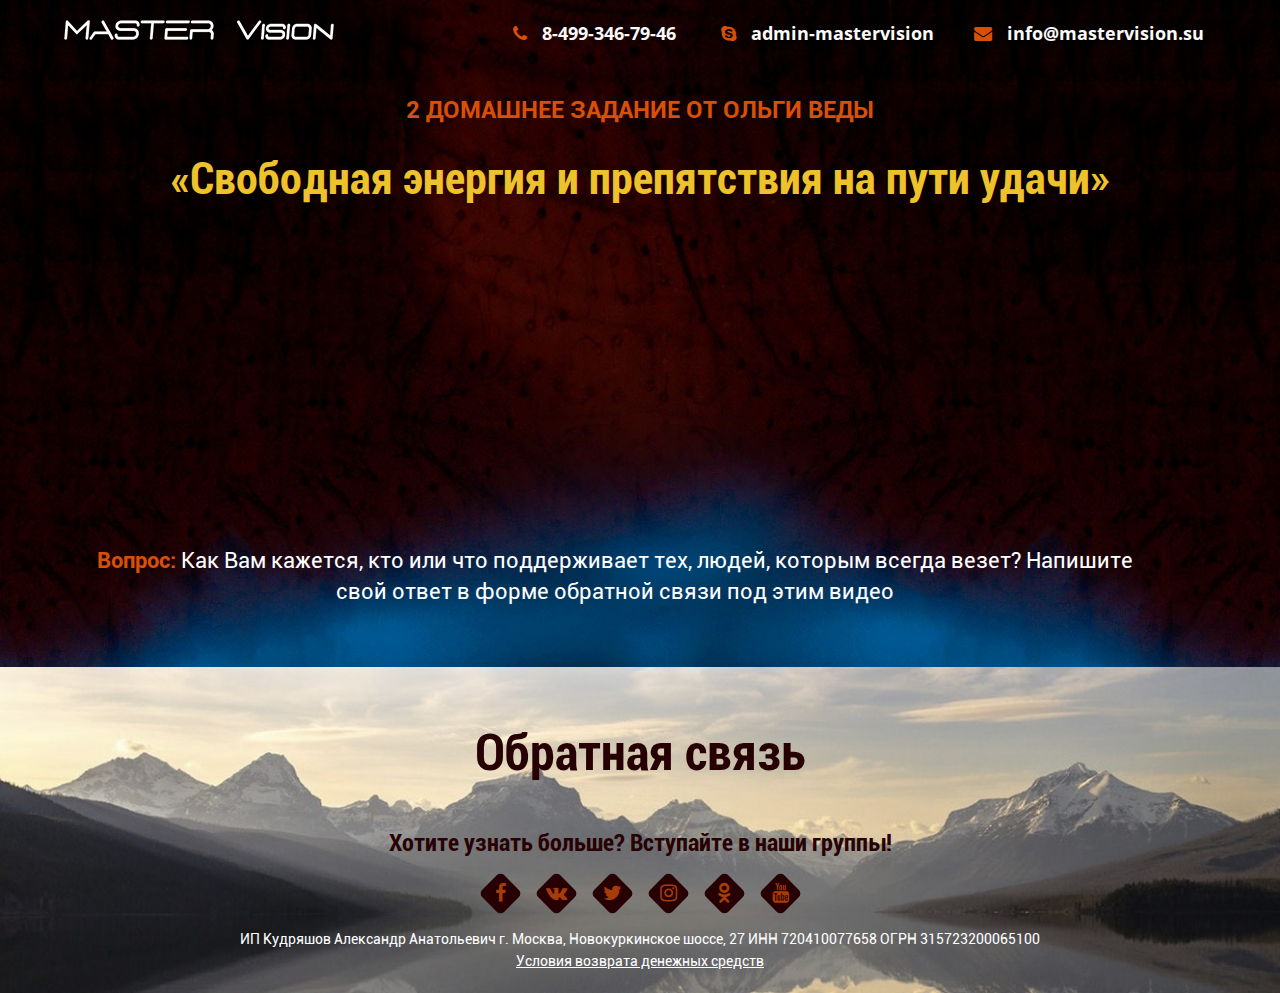
<file: hw-2.html>
<!DOCTYPE html>
<html lang="ru">
  <head>
    <meta charset="UTF-8"/>
    <meta name="viewport" content="width=device-width, initial-scale=1, user-scalable=0, minimum-scale=1, maximum-scale=1"/>
    <meta http-equiv="X-UA-Compatible" content="ie=edge"/>
    <meta name="author" content="Master Vision"/>
    <meta name="description" content=""/>
    <meta name="keywords" content=""/>
    <meta name="robots" content="index, follow"/>
    <meta name="revisit-after" content="7 days"/>
    <meta property="og:image" content=""/>
    <link rel="icon" type="image/x-icon" href="favicon.ico"/>
    <link rel="shortcut icon" type="image/x-icon" href="favicon.png"/>
    <title>2 домашнее задание от Ольги Веды «Свободная энергия и препятствия на пути удачи»</title>
    <link rel="stylesheet" href="css/bootstrap.min.css"/>
    <link rel="stylesheet" href="css/jquery.fancybox.min.css"/>
    <link rel="stylesheet" href="css/styles.css"/>
    <script type="text/javascript" src="//vk.com/js/api/openapi.js?151"></script>
    <script type="text/javascript">
      VK.init({
        apiId: 6314801,
        onlyWidgets: true
      });
    </script>
  </head>
  <body id="hw">
      <div id="fb-root"></div>
      <script>(function(d, s, id) {
        var js, fjs = d.getElementsByTagName(s)[0];
        if (d.getElementById(id)) return;
        js = d.createElement(s); js.id = id;
        js.src = 'https://connect.facebook.net/ru_RU/sdk.js#xfbml=1&version=v2.11&appId=1039482812818888';
        fjs.parentNode.insertBefore(js, fjs);
      }(document, 'script', 'facebook-jssdk'));</script>
    <div id="main_screen">
      <header id="header">
        <div class="container"><a href="/"><img id="logo" src="img/logo.png" alt="Логотип"/></a>
          <div class="contacts"><a id="tel" href="callto:8-499-346-79-46"><i class="fa fa-phone" aria-hidden="true"></i><span>8-499-346-79-46         </span></a><a id="skype" href="skype:add?admin-mastervision"><i class="fa fa-skype" aria-hidden="true"></i><span>admin-mastervision</span></a><a id="mail" href="mailto:info@mastervision.su"><i class="fa fa-envelope" aria-hidden="true"></i><span>info@mastervision.su</span></a></div>
        </div>
      </header>
      <section id="first_screen_section">
        <div class="container">
          <p id="pre">2 домашнее задание от Ольги Веды</p>
          <h1>«Свободная энергия и препятствия на пути удачи»</h1>
          <div class="video_wrapper">
            <iframe src="https://www.youtube.com/embed/1RcqERRrTr0?rel=0&autoplay=1" allowfullscreen="allowfullscreen"></iframe>
          </div>
          <div class="aut_n_date">
            <p> <span>Вопрос: </span>Как Вам кажется, кто или что поддерживает тех, людей, которым всегда везет? Напишите свой ответ в форме обратной связи под этим видео</p>
          </div>
        </div>
      </section>
    </div>
    <footer id="footer">
      <div class="container">
        <h3>Обратная связь</h3>
        <div class="row">
          <div class="col-md-6"><div id="vk_comments"></div>
          <script type="text/javascript">
            VK.Widgets.Comments("vk_comments", {
              limit: 10,
              attach: "*"
            });
          </script></div>
          <div class="col-md-6"><div class="fb-comments" data-href="https://mastervision.su/veda-fortune-channel/hw2.html" data-width="100%" data-numposts="15"></div></div>
        </div>
        <div class="soc_buttons">
          <h5>Хотите узнать больше? Вступайте в наши группы!</h5><a href="https://www.facebook.com/Mastervision1C/" target="_blank"><i class="fa fa-facebook wow rubberBand" aria-hidden="true" data-wow-offset="100" data-wow-duration="1s" data-wow-delay=".4s"></i></a><a href="http://vk.com/mv_ezoterika" target="_blank"><i class="fa fa-vk wow rubberBand" aria-hidden="true" data-wow-offset="100" data-wow-duration="1s" data-wow-delay=".5s"></i></a><a href="https://twitter.com/MastervisionEzo" target="_blank"><i class="fa fa-twitter wow rubberBand" aria-hidden="true" data-wow-offset="100" data-wow-duration="1s" data-wow-delay=".6s"></i></a><a href="https://www.instagram.com/mastervision1/" target="_blank"><i class="fa fa-instagram wow rubberBand" aria-hidden="true" data-wow-offset="100" data-wow-duration="1s" data-wow-delay=".7s"></i></a><a href="https://ok.ru/mv.ezoterika" target="_blank"><i class="fa fa-odnoklassniki wow rubberBand" aria-hidden="true" data-wow-offset="100" data-wow-duration="1s" data-wow-delay=".8s"></i></a><a href="https://www.youtube.com/channel/UCiJTdt19jRMRmYyCZac2Lvg/" target="_blank"><i class="fa fa-youtube wow rubberBand" aria-hidden="true" data-wow-offset="100" data-wow-duration="1s" data-wow-delay=".9s"></i>
            <div class="clfix"></div></a>
        </div>
        <p>ИП Кудряшов Александр Анатольевич г. Москва, Новокуркинское шоссе, 27 ИНН 720410077658 ОГРН 315723200065100 </p><a class="conditions" href="http://mastervision.su/oferta.docx">Условия возврата денежных средств</a>
      </div>
    </footer>
    <link rel="stylesheet" href="//maxcdn.bootstrapcdn.com/font-awesome/4.7.0/css/font-awesome.min.css"/>
    <script src="https://yastatic.net/browser-updater/v1/script.js"></script>
    <script>var yaBrowserUpdater = new ya.browserUpdater.init({"lang": "ru", "browsers": {"yabrowser": "15.10", "chrome": "52", "ie": "10", "opera": "40", "safari": "8", "fx": "47", "iron": "35", "flock": "Infinity", "palemoon": "25", "camino": "Infinity", "maxthon": "4.5", "seamonkey": "2.3", "theme": "blue"}});</script><!--Yandex.Metrika counter-->
    <script>(function(d, w, c) {(w[c] = w[c] || []).push(function() {try {w.yaCounter35450015 = new Ya.Metrika({id: 35450015,clickmap: true,trackLinks: true,accurateTrackBounce: true,webvisor: true});} catch (e) {}});var n = d.getElementsByTagName("script")[0],s = d.createElement("script"),f = function() {n.parentNode.insertBefore(s, n);};s.type = "text/javascript";s.async = true;s.src = "https://mc.yandex.ru/metrika/watch.js";if (w.opera == "[object Opera]") {d.addEventListener("DOMContentLoaded", f, false);} else {f();}})(document, window, "yandex_metrika_callbacks");</script>
    <noscript>
      <div><img src="https://mc.yandex.ru/watch/35450015" style="position:absolute; left:-9999px;" alt=""/></div>
    </noscript><!--Yandex.Metrika counter-->
<!--Google Analitika-->
    <script>(function(i, s, o, g, r, a, m) {i['GoogleAnalyticsObject'] = r;i[r] = i[r] || function() {(i[r].q = i[r].q || []).push(arguments)}, i[r].l = 1 * new Date();a = s.createElement(o), m = s.getElementsByTagName(o)[0];a.async = 1;a.src = g;m.parentNode.insertBefore(a, m)})(window, document, 'script', 'https://www.google-analytics.com/analytics.js', 'ga');ga('create', 'UA-97925790-1', 'auto');ga('send', 'pageview');</script><!--Google Analitika-->
    <!--BEGIN JIVOSITE CODE-->
    <script>(function() {var widget_id = 'cMdj5UfoZX';var s = document.createElement('script');s.type = 'text/javascript';s.async = true;s.src = '//code.jivosite.com/script/widget/' + widget_id;var ss = document.getElementsByTagName('script')[0];ss.parentNode.insertBefore(s, ss);})();</script><!--END JIVOSITE CODE-->
  </body>
</html>
</file>
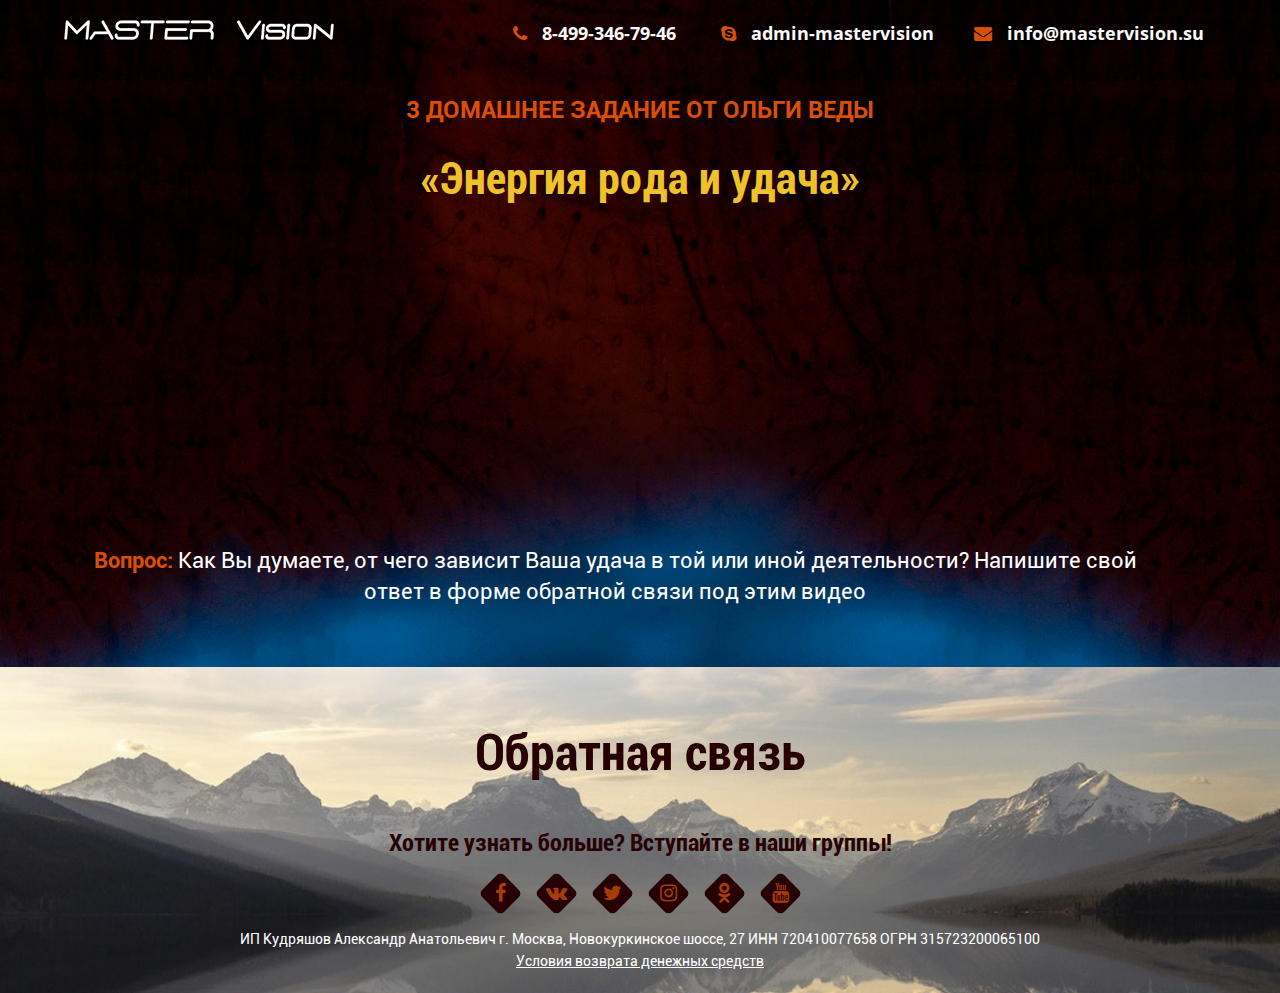
<file: hw-3.html>
<!DOCTYPE html>
<html lang="ru">
  <head>
    <meta charset="UTF-8"/>
    <meta name="viewport" content="width=device-width, initial-scale=1, user-scalable=0, minimum-scale=1, maximum-scale=1"/>
    <meta http-equiv="X-UA-Compatible" content="ie=edge"/>
    <meta name="author" content="Master Vision"/>
    <meta name="description" content=""/>
    <meta name="keywords" content=""/>
    <meta name="robots" content="index, follow"/>
    <meta name="revisit-after" content="7 days"/>
    <meta property="og:image" content=""/>
    <link rel="icon" type="image/x-icon" href="favicon.ico"/>
    <link rel="shortcut icon" type="image/x-icon" href="favicon.png"/>
    <title>3 домашнее задание от Ольги Веды «Энергия рода и удача»</title>
    <link rel="stylesheet" href="css/bootstrap.min.css"/>
    <link rel="stylesheet" href="css/jquery.fancybox.min.css"/>
    <link rel="stylesheet" href="css/styles.css"/>
    <script type="text/javascript" src="//vk.com/js/api/openapi.js?151"></script>
    <script type="text/javascript">
      VK.init({
        apiId: 6314801,
        onlyWidgets: true
      });
    </script>
  </head>
  <body id="hw">
      <div id="fb-root"></div>
      <script>(function(d, s, id) {
        var js, fjs = d.getElementsByTagName(s)[0];
        if (d.getElementById(id)) return;
        js = d.createElement(s); js.id = id;
        js.src = 'https://connect.facebook.net/ru_RU/sdk.js#xfbml=1&version=v2.11&appId=1039482812818888';
        fjs.parentNode.insertBefore(js, fjs);
      }(document, 'script', 'facebook-jssdk'));</script>
    <div id="main_screen">
      <header id="header">
        <div class="container"><a href="/"><img id="logo" src="img/logo.png" alt="Логотип"/></a>
          <div class="contacts"><a id="tel" href="callto:8-499-346-79-46"><i class="fa fa-phone" aria-hidden="true"></i><span>8-499-346-79-46         </span></a><a id="skype" href="skype:add?admin-mastervision"><i class="fa fa-skype" aria-hidden="true"></i><span>admin-mastervision</span></a><a id="mail" href="mailto:info@mastervision.su"><i class="fa fa-envelope" aria-hidden="true"></i><span>info@mastervision.su</span></a></div>
        </div>
      </header>
      <section id="first_screen_section">
        <div class="container">
          <p id="pre">3 домашнее задание от Ольги Веды</p>
          <h1>«Энергия рода и удача»</h1>
          <div class="video_wrapper">
            <iframe src="https://www.youtube.com/embed/YUtnhEb4MFA?rel=0&autoplay=1" allowfullscreen="allowfullscreen"></iframe>
          </div>
          <div class="aut_n_date">
            <p> <span>Вопрос: </span>Как Вы думаете, от чего зависит Ваша удача в той или иной деятельности? Напишите свой ответ в форме обратной связи под этим видео</p>
          </div>
        </div>
      </section>
    </div>
    <footer id="footer">
      <div class="container">
        <h3>Обратная связь</h3>
        <div class="row">
          <div class="col-md-6"><div id="vk_comments"></div>
          <script type="text/javascript">
            VK.Widgets.Comments("vk_comments", {
              limit: 10,
              attach: "*"
            });
          </script></div>
          <div class="col-md-6"><div class="fb-comments" data-href="https://mastervision.su/veda-fortune-channel/hw3.html" data-width="100%" data-numposts="15"></div></div>
        </div>
        <div class="soc_buttons">
          <h5>Хотите узнать больше? Вступайте в наши группы!</h5><a href="https://www.facebook.com/Mastervision1C/" target="_blank"><i class="fa fa-facebook wow rubberBand" aria-hidden="true" data-wow-offset="100" data-wow-duration="1s" data-wow-delay=".4s"></i></a><a href="http://vk.com/mv_ezoterika" target="_blank"><i class="fa fa-vk wow rubberBand" aria-hidden="true" data-wow-offset="100" data-wow-duration="1s" data-wow-delay=".5s"></i></a><a href="https://twitter.com/MastervisionEzo" target="_blank"><i class="fa fa-twitter wow rubberBand" aria-hidden="true" data-wow-offset="100" data-wow-duration="1s" data-wow-delay=".6s"></i></a><a href="https://www.instagram.com/mastervision1/" target="_blank"><i class="fa fa-instagram wow rubberBand" aria-hidden="true" data-wow-offset="100" data-wow-duration="1s" data-wow-delay=".7s"></i></a><a href="https://ok.ru/mv.ezoterika" target="_blank"><i class="fa fa-odnoklassniki wow rubberBand" aria-hidden="true" data-wow-offset="100" data-wow-duration="1s" data-wow-delay=".8s"></i></a><a href="https://www.youtube.com/channel/UCiJTdt19jRMRmYyCZac2Lvg/" target="_blank"><i class="fa fa-youtube wow rubberBand" aria-hidden="true" data-wow-offset="100" data-wow-duration="1s" data-wow-delay=".9s"></i>
            <div class="clfix"></div></a>
        </div>
        <p>ИП Кудряшов Александр Анатольевич г. Москва, Новокуркинское шоссе, 27 ИНН 720410077658 ОГРН 315723200065100 </p><a class="conditions" href="http://mastervision.su/oferta.docx">Условия возврата денежных средств</a>
      </div>
    </footer>
    <link rel="stylesheet" href="//maxcdn.bootstrapcdn.com/font-awesome/4.7.0/css/font-awesome.min.css"/>
    <script src="https://yastatic.net/browser-updater/v1/script.js"></script>
    <script>var yaBrowserUpdater = new ya.browserUpdater.init({"lang": "ru", "browsers": {"yabrowser": "15.10", "chrome": "52", "ie": "10", "opera": "40", "safari": "8", "fx": "47", "iron": "35", "flock": "Infinity", "palemoon": "25", "camino": "Infinity", "maxthon": "4.5", "seamonkey": "2.3", "theme": "blue"}});</script><!--Yandex.Metrika counter-->
    <script>(function(d, w, c) {(w[c] = w[c] || []).push(function() {try {w.yaCounter35450015 = new Ya.Metrika({id: 35450015,clickmap: true,trackLinks: true,accurateTrackBounce: true,webvisor: true});} catch (e) {}});var n = d.getElementsByTagName("script")[0],s = d.createElement("script"),f = function() {n.parentNode.insertBefore(s, n);};s.type = "text/javascript";s.async = true;s.src = "https://mc.yandex.ru/metrika/watch.js";if (w.opera == "[object Opera]") {d.addEventListener("DOMContentLoaded", f, false);} else {f();}})(document, window, "yandex_metrika_callbacks");</script>
    <noscript>
      <div><img src="https://mc.yandex.ru/watch/35450015" style="position:absolute; left:-9999px;" alt=""/></div>
    </noscript><!--Yandex.Metrika counter-->
<!--Google Analitika-->
    <script>(function(i, s, o, g, r, a, m) {i['GoogleAnalyticsObject'] = r;i[r] = i[r] || function() {(i[r].q = i[r].q || []).push(arguments)}, i[r].l = 1 * new Date();a = s.createElement(o), m = s.getElementsByTagName(o)[0];a.async = 1;a.src = g;m.parentNode.insertBefore(a, m)})(window, document, 'script', 'https://www.google-analytics.com/analytics.js', 'ga');ga('create', 'UA-97925790-1', 'auto');ga('send', 'pageview');</script><!--Google Analitika-->
    <!--BEGIN JIVOSITE CODE-->
    <script>(function() {var widget_id = 'cMdj5UfoZX';var s = document.createElement('script');s.type = 'text/javascript';s.async = true;s.src = '//code.jivosite.com/script/widget/' + widget_id;var ss = document.getElementsByTagName('script')[0];ss.parentNode.insertBefore(s, ss);})();</script><!--END JIVOSITE CODE-->
  </body>
</html>
</file>
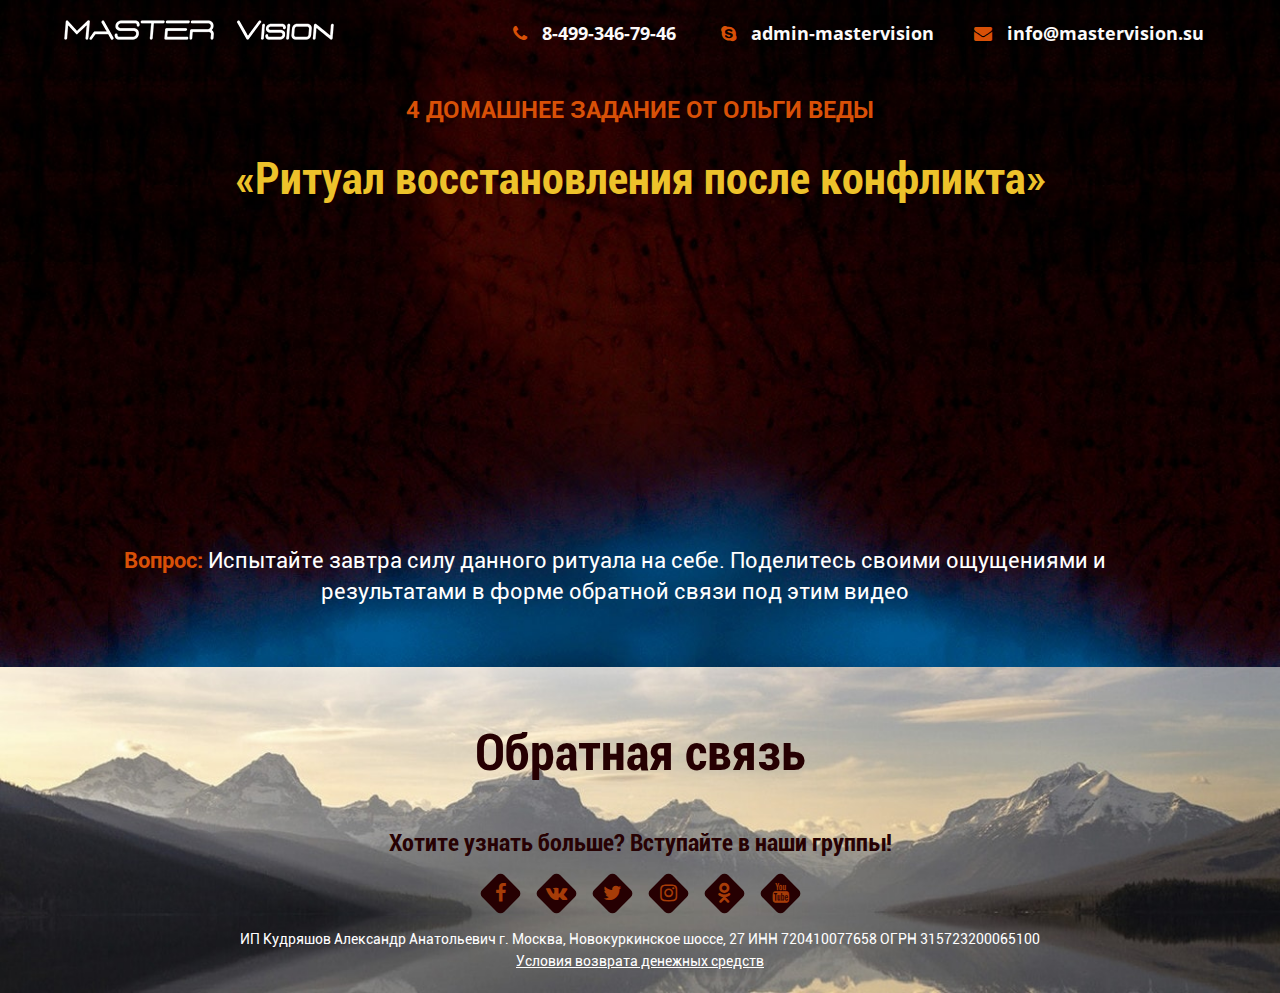
<file: hw-4.html>
<!DOCTYPE html>
<html lang="ru">
  <head>
    <meta charset="UTF-8"/>
    <meta name="viewport" content="width=device-width, initial-scale=1, user-scalable=0, minimum-scale=1, maximum-scale=1"/>
    <meta http-equiv="X-UA-Compatible" content="ie=edge"/>
    <meta name="author" content="Master Vision"/>
    <meta name="description" content=""/>
    <meta name="keywords" content=""/>
    <meta name="robots" content="index, follow"/>
    <meta name="revisit-after" content="7 days"/>
    <meta property="og:image" content=""/>
    <link rel="icon" type="image/x-icon" href="favicon.ico"/>
    <link rel="shortcut icon" type="image/x-icon" href="favicon.png"/>
    <title>4 домашнее задание от Ольги Веды «Ритуал восстановления после конфликта»</title>
    <link rel="stylesheet" href="css/bootstrap.min.css"/>
    <link rel="stylesheet" href="css/jquery.fancybox.min.css"/>
    <link rel="stylesheet" href="css/styles.css"/>
    <script type="text/javascript" src="//vk.com/js/api/openapi.js?151"></script>
    <script type="text/javascript">
      VK.init({
        apiId: 6314801,
        onlyWidgets: true
      });
    </script>
  </head>
  <body id="hw">
      <div id="fb-root"></div>
      <script>(function(d, s, id) {
        var js, fjs = d.getElementsByTagName(s)[0];
        if (d.getElementById(id)) return;
        js = d.createElement(s); js.id = id;
        js.src = 'https://connect.facebook.net/ru_RU/sdk.js#xfbml=1&version=v2.11&appId=1039482812818888';
        fjs.parentNode.insertBefore(js, fjs);
      }(document, 'script', 'facebook-jssdk'));</script>
    <div id="main_screen">
      <header id="header">
        <div class="container"><a href="/"><img id="logo" src="img/logo.png" alt="Логотип"/></a>
          <div class="contacts"><a id="tel" href="callto:8-499-346-79-46"><i class="fa fa-phone" aria-hidden="true"></i><span>8-499-346-79-46         </span></a><a id="skype" href="skype:add?admin-mastervision"><i class="fa fa-skype" aria-hidden="true"></i><span>admin-mastervision</span></a><a id="mail" href="mailto:info@mastervision.su"><i class="fa fa-envelope" aria-hidden="true"></i><span>info@mastervision.su</span></a></div>
        </div>
      </header>
      <section id="first_screen_section">
        <div class="container">
          <p id="pre">4 домашнее задание от Ольги Веды</p>
          <h1>«Ритуал восстановления после конфликта»</h1>
          <div class="video_wrapper">
            <iframe src="https://www.youtube.com/embed/raPcw5LVTy0?rel=0&autoplay=1" allowfullscreen="allowfullscreen"></iframe>
          </div>
          <div class="aut_n_date">
            <p> <span>Вопрос: </span>Испытайте завтра силу данного ритуала на себе. Поделитесь своими ощущениями и результатами в форме обратной связи под этим видео</p>
          </div>
        </div>
      </section>
    </div>
    <footer id="footer">
      <div class="container">
        <h3>Обратная связь</h3>
        <div class="row">
          <div class="col-md-6"><div id="vk_comments"></div>
          <script type="text/javascript">
            VK.Widgets.Comments("vk_comments", {
              limit: 10,
              attach: "*"
            });
          </script></div>
          <div class="col-md-6"><div class="fb-comments" data-href="https://mastervision.su/veda-fortune-channel/hw4.html" data-width="100%" data-numposts="15"></div></div>
        </div>
        <div class="soc_buttons">
          <h5>Хотите узнать больше? Вступайте в наши группы!</h5><a href="https://www.facebook.com/Mastervision1C/" target="_blank"><i class="fa fa-facebook wow rubberBand" aria-hidden="true" data-wow-offset="100" data-wow-duration="1s" data-wow-delay=".4s"></i></a><a href="http://vk.com/mv_ezoterika" target="_blank"><i class="fa fa-vk wow rubberBand" aria-hidden="true" data-wow-offset="100" data-wow-duration="1s" data-wow-delay=".5s"></i></a><a href="https://twitter.com/MastervisionEzo" target="_blank"><i class="fa fa-twitter wow rubberBand" aria-hidden="true" data-wow-offset="100" data-wow-duration="1s" data-wow-delay=".6s"></i></a><a href="https://www.instagram.com/mastervision1/" target="_blank"><i class="fa fa-instagram wow rubberBand" aria-hidden="true" data-wow-offset="100" data-wow-duration="1s" data-wow-delay=".7s"></i></a><a href="https://ok.ru/mv.ezoterika" target="_blank"><i class="fa fa-odnoklassniki wow rubberBand" aria-hidden="true" data-wow-offset="100" data-wow-duration="1s" data-wow-delay=".8s"></i></a><a href="https://www.youtube.com/channel/UCiJTdt19jRMRmYyCZac2Lvg/" target="_blank"><i class="fa fa-youtube wow rubberBand" aria-hidden="true" data-wow-offset="100" data-wow-duration="1s" data-wow-delay=".9s"></i>
            <div class="clfix"></div></a>
        </div>
        <p>ИП Кудряшов Александр Анатольевич г. Москва, Новокуркинское шоссе, 27 ИНН 720410077658 ОГРН 315723200065100 </p><a class="conditions" href="http://mastervision.su/oferta.docx">Условия возврата денежных средств</a>
      </div>
    </footer>
    <link rel="stylesheet" href="//maxcdn.bootstrapcdn.com/font-awesome/4.7.0/css/font-awesome.min.css"/>
    <script src="https://yastatic.net/browser-updater/v1/script.js"></script>
    <script>var yaBrowserUpdater = new ya.browserUpdater.init({"lang": "ru", "browsers": {"yabrowser": "15.10", "chrome": "52", "ie": "10", "opera": "40", "safari": "8", "fx": "47", "iron": "35", "flock": "Infinity", "palemoon": "25", "camino": "Infinity", "maxthon": "4.5", "seamonkey": "2.3", "theme": "blue"}});</script><!--Yandex.Metrika counter-->
    <script>(function(d, w, c) {(w[c] = w[c] || []).push(function() {try {w.yaCounter35450015 = new Ya.Metrika({id: 35450015,clickmap: true,trackLinks: true,accurateTrackBounce: true,webvisor: true});} catch (e) {}});var n = d.getElementsByTagName("script")[0],s = d.createElement("script"),f = function() {n.parentNode.insertBefore(s, n);};s.type = "text/javascript";s.async = true;s.src = "https://mc.yandex.ru/metrika/watch.js";if (w.opera == "[object Opera]") {d.addEventListener("DOMContentLoaded", f, false);} else {f();}})(document, window, "yandex_metrika_callbacks");</script>
    <noscript>
      <div><img src="https://mc.yandex.ru/watch/35450015" style="position:absolute; left:-9999px;" alt=""/></div>
    </noscript><!--Yandex.Metrika counter-->
<!--Google Analitika-->
    <script>(function(i, s, o, g, r, a, m) {i['GoogleAnalyticsObject'] = r;i[r] = i[r] || function() {(i[r].q = i[r].q || []).push(arguments)}, i[r].l = 1 * new Date();a = s.createElement(o), m = s.getElementsByTagName(o)[0];a.async = 1;a.src = g;m.parentNode.insertBefore(a, m)})(window, document, 'script', 'https://www.google-analytics.com/analytics.js', 'ga');ga('create', 'UA-97925790-1', 'auto');ga('send', 'pageview');</script><!--Google Analitika-->
    <!--BEGIN JIVOSITE CODE-->
    <script>(function() {var widget_id = 'cMdj5UfoZX';var s = document.createElement('script');s.type = 'text/javascript';s.async = true;s.src = '//code.jivosite.com/script/widget/' + widget_id;var ss = document.getElementsByTagName('script')[0];ss.parentNode.insertBefore(s, ss);})();</script><!--END JIVOSITE CODE-->
  </body>
</html>
</file>
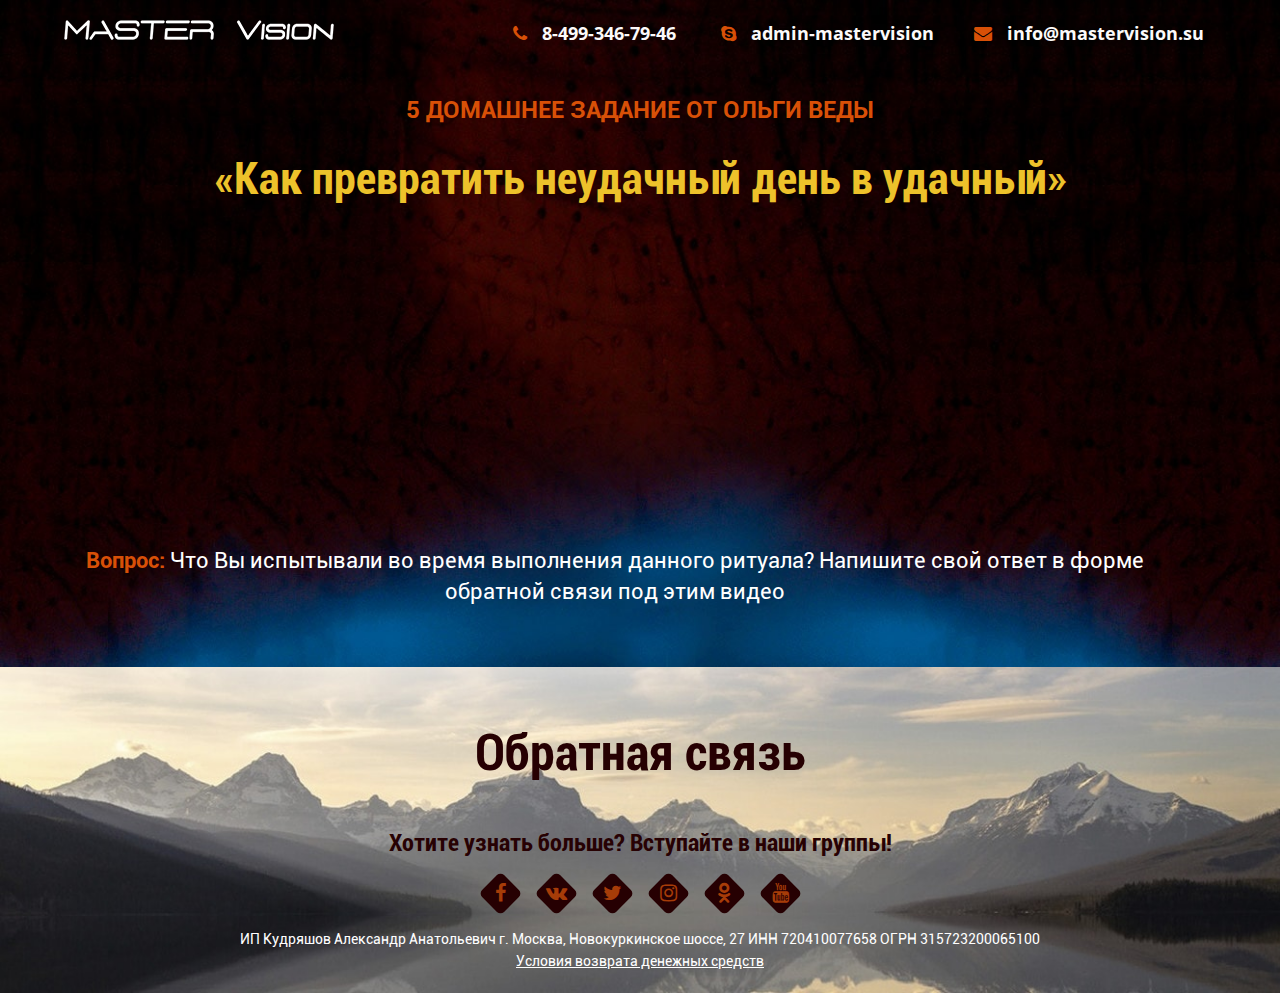
<file: hw-5.html>
<!DOCTYPE html>
<html lang="ru">
  <head>
    <meta charset="UTF-8"/>
    <meta name="viewport" content="width=device-width, initial-scale=1, user-scalable=0, minimum-scale=1, maximum-scale=1"/>
    <meta http-equiv="X-UA-Compatible" content="ie=edge"/>
    <meta name="author" content="Master Vision"/>
    <meta name="description" content=""/>
    <meta name="keywords" content=""/>
    <meta name="robots" content="index, follow"/>
    <meta name="revisit-after" content="7 days"/>
    <meta property="og:image" content=""/>
    <link rel="icon" type="image/x-icon" href="favicon.ico"/>
    <link rel="shortcut icon" type="image/x-icon" href="favicon.png"/>
    <title>5 домашнее задание от Ольги Веды «Как превратить неудачный день в удачный»</title>
    <link rel="stylesheet" href="css/bootstrap.min.css"/>
    <link rel="stylesheet" href="css/jquery.fancybox.min.css"/>
    <link rel="stylesheet" href="css/styles.css"/>
    <script type="text/javascript" src="//vk.com/js/api/openapi.js?151"></script>
    <script type="text/javascript">
      VK.init({
        apiId: 6314801,
        onlyWidgets: true
      });
    </script>
  </head>
  <body id="hw">
      <div id="fb-root"></div>
      <script>(function(d, s, id) {
        var js, fjs = d.getElementsByTagName(s)[0];
        if (d.getElementById(id)) return;
        js = d.createElement(s); js.id = id;
        js.src = 'https://connect.facebook.net/ru_RU/sdk.js#xfbml=1&version=v2.11&appId=1039482812818888';
        fjs.parentNode.insertBefore(js, fjs);
      }(document, 'script', 'facebook-jssdk'));</script>
    <div id="main_screen">
      <header id="header">
        <div class="container"><a href="/"><img id="logo" src="img/logo.png" alt="Логотип"/></a>
          <div class="contacts"><a id="tel" href="callto:8-499-346-79-46"><i class="fa fa-phone" aria-hidden="true"></i><span>8-499-346-79-46         </span></a><a id="skype" href="skype:add?admin-mastervision"><i class="fa fa-skype" aria-hidden="true"></i><span>admin-mastervision</span></a><a id="mail" href="mailto:info@mastervision.su"><i class="fa fa-envelope" aria-hidden="true"></i><span>info@mastervision.su</span></a></div>
        </div>
      </header>
      <section id="first_screen_section">
        <div class="container">
          <p id="pre">5 домашнее задание от Ольги Веды</p>
          <h1>«Как превратить неудачный день в удачный»</h1>
          <div class="video_wrapper">
            <iframe src="https://www.youtube.com/embed/5PVE0T8F6t8?rel=0&autoplay=1" allowfullscreen="allowfullscreen"></iframe>
          </div>
          <div class="aut_n_date">
            <p> <span>Вопрос: </span>Что Вы испытывали во время выполнения данного ритуала? Напишите свой ответ в форме обратной связи под этим видео</p>
          </div>
        </div>
      </section>
    </div>
    <footer id="footer">
      <div class="container">
        <h3>Обратная связь</h3>
        <div class="row">
          <div class="col-md-6"><div id="vk_comments"></div>
          <script type="text/javascript">
            VK.Widgets.Comments("vk_comments", {
              limit: 10,
              attach: "*"
            });
          </script></div>
          <div class="col-md-6"><div class="fb-comments" data-href="https://mastervision.su/veda-fortune-channel/hw5.html" data-width="100%" data-numposts="15"></div></div>
        </div>
        <div class="soc_buttons">
          <h5>Хотите узнать больше? Вступайте в наши группы!</h5><a href="https://www.facebook.com/Mastervision1C/" target="_blank"><i class="fa fa-facebook wow rubberBand" aria-hidden="true" data-wow-offset="100" data-wow-duration="1s" data-wow-delay=".4s"></i></a><a href="http://vk.com/mv_ezoterika" target="_blank"><i class="fa fa-vk wow rubberBand" aria-hidden="true" data-wow-offset="100" data-wow-duration="1s" data-wow-delay=".5s"></i></a><a href="https://twitter.com/MastervisionEzo" target="_blank"><i class="fa fa-twitter wow rubberBand" aria-hidden="true" data-wow-offset="100" data-wow-duration="1s" data-wow-delay=".6s"></i></a><a href="https://www.instagram.com/mastervision1/" target="_blank"><i class="fa fa-instagram wow rubberBand" aria-hidden="true" data-wow-offset="100" data-wow-duration="1s" data-wow-delay=".7s"></i></a><a href="https://ok.ru/mv.ezoterika" target="_blank"><i class="fa fa-odnoklassniki wow rubberBand" aria-hidden="true" data-wow-offset="100" data-wow-duration="1s" data-wow-delay=".8s"></i></a><a href="https://www.youtube.com/channel/UCiJTdt19jRMRmYyCZac2Lvg/" target="_blank"><i class="fa fa-youtube wow rubberBand" aria-hidden="true" data-wow-offset="100" data-wow-duration="1s" data-wow-delay=".9s"></i>
            <div class="clfix"></div></a>
        </div>
        <p>ИП Кудряшов Александр Анатольевич г. Москва, Новокуркинское шоссе, 27 ИНН 720410077658 ОГРН 315723200065100 </p><a class="conditions" href="http://mastervision.su/oferta.docx">Условия возврата денежных средств</a>
      </div>
    </footer>
    <link rel="stylesheet" href="//maxcdn.bootstrapcdn.com/font-awesome/4.7.0/css/font-awesome.min.css"/>
    <script src="https://yastatic.net/browser-updater/v1/script.js"></script>
    <script>var yaBrowserUpdater = new ya.browserUpdater.init({"lang": "ru", "browsers": {"yabrowser": "15.10", "chrome": "52", "ie": "10", "opera": "40", "safari": "8", "fx": "47", "iron": "35", "flock": "Infinity", "palemoon": "25", "camino": "Infinity", "maxthon": "4.5", "seamonkey": "2.3", "theme": "blue"}});</script><!--Yandex.Metrika counter-->
    <script>(function(d, w, c) {(w[c] = w[c] || []).push(function() {try {w.yaCounter35450015 = new Ya.Metrika({id: 35450015,clickmap: true,trackLinks: true,accurateTrackBounce: true,webvisor: true});} catch (e) {}});var n = d.getElementsByTagName("script")[0],s = d.createElement("script"),f = function() {n.parentNode.insertBefore(s, n);};s.type = "text/javascript";s.async = true;s.src = "https://mc.yandex.ru/metrika/watch.js";if (w.opera == "[object Opera]") {d.addEventListener("DOMContentLoaded", f, false);} else {f();}})(document, window, "yandex_metrika_callbacks");</script>
    <noscript>
      <div><img src="https://mc.yandex.ru/watch/35450015" style="position:absolute; left:-9999px;" alt=""/></div>
    </noscript><!--Yandex.Metrika counter-->
<!--Google Analitika-->
    <script>(function(i, s, o, g, r, a, m) {i['GoogleAnalyticsObject'] = r;i[r] = i[r] || function() {(i[r].q = i[r].q || []).push(arguments)}, i[r].l = 1 * new Date();a = s.createElement(o), m = s.getElementsByTagName(o)[0];a.async = 1;a.src = g;m.parentNode.insertBefore(a, m)})(window, document, 'script', 'https://www.google-analytics.com/analytics.js', 'ga');ga('create', 'UA-97925790-1', 'auto');ga('send', 'pageview');</script><!--Google Analitika-->
    <!--BEGIN JIVOSITE CODE-->
    <script>(function() {var widget_id = 'cMdj5UfoZX';var s = document.createElement('script');s.type = 'text/javascript';s.async = true;s.src = '//code.jivosite.com/script/widget/' + widget_id;var ss = document.getElementsByTagName('script')[0];ss.parentNode.insertBefore(s, ss);})();</script><!--END JIVOSITE CODE-->
  </body>
</html>
</file>
<file: css/styles.css>
@font-face{font-family:'OpenSansBold';src:url("../fonts/OpenSansBold.eot");src:url("../fonts/OpenSansBold.eot") format('embedded-opentype'), url("../fonts/OpenSansBold.woff2") format('woff2'), url("../fonts/OpenSansBold.woff") format('woff'), url("../fonts/OpenSansBold.ttf") format('truetype'), url("../fonts/OpenSansBold.svg#OpenSansBold") format('svg')}@font-face{font-family:'RobotoRegular';src:url("../fonts/RobotoRegular.eot");src:url("../fonts/RobotoRegular.eot") format('embedded-opentype'), url("../fonts/RobotoRegular.woff2") format('woff2'), url("../fonts/RobotoRegular.woff") format('woff'), url("../fonts/RobotoRegular.ttf") format('truetype'), url("../fonts/RobotoRegular.svg#RobotoRegular") format('svg')}@font-face{font-family:'RobotoBoldCondensed';src:url("../fonts/RobotoBoldCondensed.eot");src:url("../fonts/RobotoBoldCondensed.eot") format('embedded-opentype'), url("../fonts/RobotoBoldCondensed.woff2") format('woff2'), url("../fonts/RobotoBoldCondensed.woff") format('woff'), url("../fonts/RobotoBoldCondensed.ttf") format('truetype'), url("../fonts/RobotoBoldCondensed.svg#RobotoBold") format('svg')}@font-face{font-family:'RobotoBold';src:url("../fonts/RobotoBold.eot");src:url("../fonts/RobotoBold.eot") format('embedded-opentype'), url("../fonts/RobotoBold.woff2") format('woff2'), url("../fonts/RobotoBold.woff") format('woff'), url("../fonts/RobotoBold.ttf") format('truetype'), url("../fonts/RobotoBold.svg#RobotoBold") format('svg')}@font-face{font-family:'RobotoItalic';src:url("../fonts/RobotoItalic.eot");src:url("../fonts/RobotoItalic.eot") format('embedded-opentype'), url("../fonts/RobotoItalic.woff2") format('woff2'), url("../fonts/RobotoItalic.woff") format('woff'), url("../fonts/RobotoItalic.ttf") format('truetype'), url("../fonts/RobotoItalic.svg#RobotoItalic") format('svg')}*{margin:0;padding:0;outline:0;-webkit-box-sizing:border-box;box-sizing:border-box}a:focus,a:hover{text-decoration:none;outline:0;color:#fff}iframe{border:0}h1{font-size:44px;font-family:'RobotoBoldCondensed', sans-serif;color:#edc22b;line-height:55px;margin-bottom:8px}h2{font-size:32px;font-family:'RobotoBoldCondensed', sans-serif;color:#faf9f6;line-height:42px;width:765px;margin-bottom:32px}h3{font-size:50px;font-family:'RobotoBoldCondensed', sans-serif;line-height:33px;text-align:center}.button{font-family:'RobotoBoldCondensed', sans-serif;font-size:24px;line-height:49px;text-align:center;color:#fff;min-width:260px;width:0;margin:0 auto;display:block;margin:70px auto 0;border:1px solid #b9912d;border-radius:5px;background-image:-webkit-gradient(linear, left top, left bottom, from(#d85007), to(#cd8d33));background-image:-webkit-linear-gradient(#d85007, #cd8d33);background-image:-o-linear-gradient(#d85007, #cd8d33);background-image:linear-gradient(#d85007, #cd8d33);-webkit-box-shadow:0 0 7px 3px rgba(255,255,190,0.35) inset;box-shadow:0 0 7px 3px rgba(255,255,190,0.35) inset}.button:focus,.button:hover{background-image:-webkit-gradient(linear, left top, left bottom, from(#cd8d33), to(#d85007));background-image:-webkit-linear-gradient(#cd8d33, #d85007);background-image:-o-linear-gradient(#cd8d33, #d85007);background-image:linear-gradient(#cd8d33, #d85007);color:#fff}.video_wrapper{width:50%;margin:15px auto;border-radius:5px;position:relative}.video_wrapper:before{content:'';height:0;padding-top:56.25%;display:block}.video_wrapper iframe,.video_wrapper img{position:absolute;top:0;left:0;border-radius:5px;width:100%;height:100%;cursor:pointer}#main_screen{background-image:url("../img/bg.jpg");background-repeat:no-repeat;background-position:center top;background-size:cover;width:100%;overflow:hidden;padding-bottom:20px}#header{padding:20px 18px 20px 5px;overflow:hidden}#logo{float:left}.contacts{float:right;text-align:right}.contacts .fa{color:#d85007;font-size:18px;margin:0 15px 0 40px}.contacts .fa.fa-phone{margin-left:0}.contacts .fa+span{font-size:18px;font-family:"OpenSansBold", arial;color:#fcfafa;line-height:26px;text-align:right}#first_screen_section{padding:0}#first_screen_section .container{position:relative;z-index:9;text-align:left}#first_screen_section .container .video_wrapper{width:44%;margin:15px 0}#pre{font-size:24px;font-family:'RobotoBold', sans-serif;color:#d85007;line-height:25px;text-transform:uppercase;margin-top:32px}.aut_n_date{overflow:hidden}.aut_n_date p{font-size:22px;font-family:"RobotoRegular", sans-serif;color:#fff;float:left}.aut_n_date p:first-child{margin-right:50px}.aut_n_date p span{font-family:'RobotoBold', sans-serif;color:#d85007}#veda_main{width:708px;height:auto;position:absolute;bottom:-95px;right:-120px;z-index:-1}#course_first_screen_section{padding-bottom:60px}#course_first_screen_section #pre{padding-top:40px;text-align:center}#course_first_screen_section h1{text-align:center}#course_first_screen_section .aut_n_date{width:470px;margin:40px auto 0;text-align:center}#mail_section{background-color:#260002;width:100%;padding:34px 0;overflow:hidden;position:relative}#mail_section:after,#mail_section:before{content:'';width:100%;height:1px;background-color:#b9912d;position:absolute;left:0;right:0}#mail_section:before{top:10px}#mail_section:after{bottom:10px}#mail_section .col-md-3{height:50px;display:-webkit-box;display:-ms-flexbox;display:flex;-webkit-box-align:center;-ms-flex-align:center;align-items:center;-webkit-box-pack:center;-ms-flex-pack:center;justify-content:center}#mail_section .col-md-3 h3{font-size:27px;font-family:'RobotoBoldCondensed', sans-serif;color:#edc22b;line-height:1.148;text-align:left}#mail_section .col-md-3 p{font-size:23px;font-family:'RobotoRegular', sans-serif;color:#fff;line-height:1.35}#mail_section .col-md-3 .infront_submit,#mail_section .col-md-3 .span_phone{font-size:15px}.email-block input,.phone-block input{border:1px solid #7b7b7b;border-radius:5px;background-color:#fff;-webkit-box-shadow:inset 0px 0px 8.55px 0.45px rgba(0,0,0,0.39);box-shadow:inset 0px 0px 8.55px 0.45px rgba(0,0,0,0.39);width:100%;height:48px;padding:7px 15px;font-size:18px;font-family:"OpenSansRegular", arial;color:rgba(29,28,24,0.702);line-height:1.3;text-align:left}button.button{margin-top:0}#risons{background-image:url("../img/second_screen_bg.jpg");background-repeat:no-repeat;background-position:center top;background-size:cover;padding:100px 0}#risons h3{color:#260002;margin-bottom:90px}#risons_slider .crsl-item{padding-top:52px}#risons_slider .crsl-item .item{border:1px solid;border-radius:5px;background-color:#fff;width:100%;height:270px;text-align:center;padding:0 5px;margin-bottom:35px;position:relative;-webkit-box-shadow:0 3px 15px 0px rgba(0,0,0,0.24);box-shadow:0 3px 15px 0px rgba(0,0,0,0.24)}#risons_slider .crsl-item .item .risson_pic{width:104px;height:104px;position:absolute;margin:0 auto;left:0;right:0;top:-52px;background-image:url("../img/rissons_numbers.png");background-repeat:no-repeat;background-position:0 0}#risons_slider .crsl-item .item .risson_pic.second_risson{background-position-x:-104px}#risons_slider .crsl-item .item .risson_pic.third_risson{background-position-x:-208px}#risons_slider .crsl-item .item .risson_pic.fourth_risson{background-position-x:-312px}#risons_slider .crsl-item .item .risson_pic.fifth_risson{background-position-x:-416px}#risons_slider .crsl-item .item .risson_pic.sixth_risson{background-position-x:-520px}#risons_slider .crsl-item .item .risson_pic.seventh_risson{background-position-x:-624px}#risons_slider .crsl-item .item .risson_pic.eighth_risson{background-position-x:-728px}#risons_slider .crsl-item .item .risson_pic.ninth_risson{background-position-x:-832px}#risons_slider .crsl-item .item .risson_pic.tenth_risson{background-position-x:-936px}#risons_slider .crsl-item .item .risson_pic.eleventh_risson{background-position-x:-1040px}#risons_slider .crsl-item .item p{font-size:20px;font-family:'RobotoBoldCondensed', sans-serif;line-height:26px}#risons_slider .crsl-item .item p:first-of-type{margin:75px auto 10px;color:#412324}#risons_slider .crsl-item .item.red{border-color:#a63c08}#risons_slider .crsl-item .item.red p:last-of-type{color:#a63c08}#risons_slider .crsl-item .item.green{border-color:#567754}#risons_slider .crsl-item .item.green p:last-of-type{color:#567754}#risons_slider .crsl-item .item.orange{border-color:#d78f01}#risons_slider .crsl-item .item.orange p:last-of-type{color:#d78f01}#risons_slider .crsl-item .item.blue{border-color:#364453}#risons_slider .crsl-item .item.blue p:last-of-type{color:#364453}#risons_slider .col-md-1{width:12.5%}#risons_slider .slidernav{width:162px;margin:25px auto 0}#risons_slider .slidernav a{vertical-align:middle;text-align:center;font-size:32px;border-radius:50%;background-image:url("../img/arrows.png");background-repeat:no-repeat;background-position:0 0;width:41px;height:27px;margin:0 15px}#risons_slider .slidernav a:hover{background-position-y:-27px}#risons_slider .slidernav a:first-child{float:left}#risons_slider .slidernav a:last-child{float:right;background-position-x:-41px}#plan{background-image:url("../img/plan_bg.jpg");background-position:center;background-size:cover;background-repeat:no-repeat;width:100%;padding-bottom:100px}#plan h3{position:relative;color:#fffefe;background-color:#260002;width:100%;padding:42px 0;margin-bottom:80px}#plan h3:after,#plan h3:before{content:'';width:100%;height:1px;background-color:#b9912d;position:absolute;left:0;right:0}#plan h3:before{top:10px}#plan h3:after{bottom:10px}#plan .container{width:1066px}.plan_wrapper{border:1px solid;border-radius:5px;width:947px;height:330px;padding:25px;margin-bottom:60px;background-color:#fff;-webkit-box-shadow:0 3px 15px 0 rgba(0,0,0,0.24);box-shadow:0 3px 15px 0 rgba(0,0,0,0.24);position:relative;clear:both}.plan_wrapper .plan_bonus{font-size:21px;font-family:'RobotoRegular', sans-serif;position:absolute;bottom:30px}.plan_wrapper .plan_bonus strong{font-size:27px;font-family:'RobotoBoldCondensed', sans-serif}.plan_wrapper .day_number{width:284px;height:284px;background-image:url("../img/day_numbers.png");background-repeat:no-repeat;background-position:0 0;position:absolute;top:23px}.plan_caption h4{font-size:27px;font-family:'RobotoBoldCondensed', sans-serif;line-height:1;position:relative}.plan_caption h4 small{font-family:'RobotoItalic', sans-serif;font-size:20px;line-height:33px;display:block;font-weight:100}.plan_caption ul{margin:15px 0 0 48px}.plan_caption ul li{font-size:20px;font-family:'RobotoRegular', sans-serif;margin-bottom:10px;line-height:1.1}.plan_caption ul li span{color:#260002}.plan_wrapper:first-of-type{float:right;border-color:#567754}.plan_wrapper:first-of-type .day_number{left:-142px}.plan_wrapper:first-of-type .plan_caption{padding-left:195px}.plan_wrapper:first-of-type .plan_caption h4,.plan_wrapper:first-of-type .plan_caption li{color:#567754}.plan_wrapper:first-of-type .plan_bonus{left:220px}.plan_wrapper:first-of-type .plan_bonus strong{color:#567754}.plan_wrapper:nth-of-type(2){border-color:#a63c08;height:360px}.plan_wrapper:nth-of-type(2) .day_number{left:auto;right:-142px;top:38px;background-position-x:-284px}.plan_wrapper:nth-of-type(2) .plan_caption{padding-left:25px}.plan_wrapper:nth-of-type(2) .plan_caption h4,.plan_wrapper:nth-of-type(2) .plan_caption li{color:#a63c08}.plan_wrapper:nth-of-type(2) .plan_bonus{left:50px}.plan_wrapper:nth-of-type(2) .plan_bonus strong{color:#a63c08}.plan_wrapper:nth-of-type(3){float:right;border-color:#d78f01}.plan_wrapper:nth-of-type(3) .day_number{left:-142px;background-position-x:-568px}.plan_wrapper:nth-of-type(3) .plan_caption{padding-left:195px}.plan_wrapper:nth-of-type(3) .plan_caption h4,.plan_wrapper:nth-of-type(3) .plan_caption li{color:#d78f01}.plan_wrapper:nth-of-type(3) .plan_bonus{left:220px}.plan_wrapper:nth-of-type(3) .plan_bonus strong{color:#d78f01}.plan_wrapper:nth-of-type(4){border-color:#364453}.plan_wrapper:nth-of-type(4) .day_number{left:auto;right:-142px;background-position-x:-852px}.plan_wrapper:nth-of-type(4) .plan_caption{padding-left:25px}.plan_wrapper:nth-of-type(4) .plan_caption h4,.plan_wrapper:nth-of-type(4) .plan_caption li{color:#364453}.plan_wrapper:nth-of-type(4) .plan_bonus{left:50px}.plan_wrapper:nth-of-type(4) .plan_bonus strong{color:#364453}.plan_wrapper:nth-of-type(5){float:right;border-color:#4d1402;margin-bottom:0}.plan_wrapper:nth-of-type(5) .day_number{left:-142px;background-position-x:-1136px}.plan_wrapper:nth-of-type(5) .plan_caption{padding-left:195px}.plan_wrapper:nth-of-type(5) .plan_caption h4,.plan_wrapper:nth-of-type(5) .plan_caption li{color:#4d1402}.plan_wrapper:nth-of-type(5) .plan_bonus{left:220px}.plan_wrapper:nth-of-type(5) .plan_bonus strong{color:#4d1402}.plan_wrapper:nth-of-type(5) .plan_bonus:first-of-type{bottom:60px}#course_plan{background-image:url("../img/plan_bg.jpg");background-position:bottom center;background-size:cover;background-repeat:no-repeat;width:100%;padding-bottom:100px}#course_plan h3{position:relative;color:#fffefe;background-color:#260002;width:100%;padding:42px 0;margin-bottom:80px}#course_plan h3:after,#course_plan h3:before{content:'';width:100%;height:1px;background-color:#b9912d;position:absolute;left:0;right:0}#course_plan h3:before{top:10px}#course_plan h3:after{bottom:10px}.plan_list#tabs{width:1000px;margin:0 auto}.plan_list#tabs ul.base_links{display:table;width:100%;height:50px;margin-bottom:40px}.plan_list#tabs ul.base_links li{list-style:none;display:table-cell;vertical-align:middle;text-align:center;width:25%}.plan_list#tabs ul.base_links li a{background-color:#d85007;border-radius:5px;color:#fff;width:200px;margin:0 auto;display:block;padding:10px;font-size:22px;font-family:'RobotoRegular', sans-serif;-webkit-transition:all 0.4s ease;-o-transition:all 0.4s ease;transition:all 0.4s ease}.plan_list#tabs ul.base_links li.ui-tabs-active.ui-state-active a{background-color:#b04106;-webkit-box-shadow:0 0 5px rgba(216,80,7,0.7);box-shadow:0 0 5px rgba(216,80,7,0.7);-webkit-transition:all 0.4s ease;-o-transition:all 0.4s ease;transition:all 0.4s ease;font-family:'RobotoBold', sans-serif}.wrapper_main{border:1px solid currentcolor;border-radius:5px;width:100%;min-height:450px;padding:25px;margin-bottom:60px;background-color:#fff;-webkit-box-shadow:0 3px 15px 0 rgba(0,0,0,0.24);box-shadow:0 3px 15px 0 rgba(0,0,0,0.24);clear:both;-webkit-animation:fd;animation:fd;-webkit-animation-duration:0.4s;animation-duration:0.4s}.wrapper_main h4{font-size:27px;font-family:'RobotoBoldCondensed', sans-serif;line-height:1;position:relative}.wrapper_main h4 small{font-family:'RobotoItalic', sans-serif;font-size:20px;line-height:33px;display:block;font-weight:100}.wrapper_main h5{font-size:24px;font-family:'RobotoBoldCondensed', sans-serif;line-height:1;position:relative;margin:10px 0}.wrapper_main ul{margin:20px 0}.wrapper_main ul li{list-style:none;float:left;padding:5px 10px;text-align:center}.wrapper_main ul.lessons_links li a{background-color:#edc22b;border-radius:5px;color:#fff;width:85px;margin:0 auto;display:block;padding:10px 0;font-size:18px;font-family:'RobotoRegular', sans-serif;-webkit-transition:all 0.4s ease;-o-transition:all 0.4s ease;transition:all 0.4s ease}.wrapper_main ul.lessons_links li.ui-tabs-active.ui-state-active a{background-color:#ac8d1f;-webkit-box-shadow:0 0 5px rgba(237,194,43,0.7);box-shadow:0 0 5px rgba(237,194,43,0.7);-webkit-transition:all 0.4s ease;-o-transition:all 0.4s ease;transition:all 0.4s ease;font-family:'RobotoBold', sans-serif}.wrapper_main p{padding:10px 0;font-size:18px;font-family:'RobotoRegular', sans-serif}.wrapper_main:first-of-type{border-color:#567754}.wrapper_main:first-of-type .lessons li,.wrapper_main:first-of-type h4,.wrapper_main:first-of-type h5{color:#567754}.wrapper_main:nth-of-type(2){border-color:#a63c08}.wrapper_main:nth-of-type(2) .lessons li,.wrapper_main:nth-of-type(2) h4,.wrapper_main:nth-of-type(2) h5{color:#a63c08}.wrapper_main:nth-of-type(3){border-color:#d78f01}.wrapper_main:nth-of-type(3) .lessons li,.wrapper_main:nth-of-type(3) h4,.wrapper_main:nth-of-type(3) h5{color:#d78f01}.wrapper_main:nth-of-type(4){border-color:#364453}.wrapper_main:nth-of-type(4) .lessons li,.wrapper_main:nth-of-type(4) h4,.wrapper_main:nth-of-type(4) h5{color:#364453}.lessons{margin-left:40px}.lessons li{font-size:18px;font-family:'RobotoRegular', sans-serif;margin-bottom:5px;line-height:1.1}.lessons li span{color:#260002}@-moz-keyframes fd{0%{transform:translateY(5px);opacity:0}to{transform:translateY(0);opacity:1}}@-webkit-keyframes fd{0%{-webkit-transform:translateY(5px);transform:translateY(5px);opacity:0}to{-webkit-transform:translateY(0);transform:translateY(0);opacity:1}}@-o-keyframes fd{0%{transform:translateY(5px);opacity:0}to{transform:translateY(0);opacity:1}}@keyframes fd{0%{-webkit-transform:translateY(5px);transform:translateY(5px);opacity:0}to{-webkit-transform:translateY(0);transform:translateY(0);opacity:1}}#you_reach{background-image:url("../img/bg.jpg");background-repeat:no-repeat;background-position:center top;background-size:cover;width:100%;overflow:hidden;padding-bottom:20px}#you_reach h3{position:relative;color:#fffefe;background-color:#260002;width:100%;padding:42px 0;margin-bottom:80px;line-height:1.2}#you_reach h3:after,#you_reach h3:before{content:'';width:100%;height:1px;background-color:#b9912d;position:absolute;left:0;right:0}#you_reach h3:before{top:10px}#you_reach h3:after{bottom:10px}#you_reach h3 small{display:block}#you_reach h4{font-size:28px;font-family:'RobotoRegular', sans-serif;line-height:33px;text-align:center;color:#fffefe;width:60%;margin:0 auto 40px}#you_reach h4 strong{font-family:'RobotoBold', sans-serif;color:#d85007;display:block}.reach_list{width:1066px;margin:0 auto}.reach_wrapper{border:1px solid;border-radius:5px;width:947px;height:330px;padding:25px;margin-bottom:60px;background-color:#fff;-webkit-box-shadow:0 3px 15px 0 rgba(0,0,0,0.24);box-shadow:0 3px 15px 0 rgba(0,0,0,0.24);position:relative;clear:both}.reach_wrapper .day_number{width:284px;height:284px;background-image:url("../img/packets.png");background-repeat:no-repeat;background-position:0 0;position:absolute;top:23px}.reach_wrapper h5{font-size:27px;font-family:'RobotoBoldCondensed', sans-serif;line-height:1;margin-bottom:25px}.reach_wrapper p{font-size:20px;font-family:'RobotoRegular', sans-serif;line-height:1.1}.reach_wrapper:first-of-type{float:right;border-color:#567754;padding-left:195px}.reach_wrapper:first-of-type .day_number{left:-142px}.reach_wrapper:first-of-type h5{color:#567754}.reach_wrapper:nth-of-type(2){float:left;border-color:#a63c08;padding-right:195px}.reach_wrapper:nth-of-type(2) .day_number{right:-142px;background-position-x:-284px}.reach_wrapper:nth-of-type(2) h5{color:#a63c08}.reach_wrapper:nth-of-type(3){float:right;border-color:#d78f01;padding-left:195px}.reach_wrapper:nth-of-type(3) .day_number{left:-142px;background-position-x:-568px}.reach_wrapper:nth-of-type(3) h5{color:#d78f01}.reach_wrapper:nth-of-type(4){float:left;border-color:#364453;padding-right:195px}.reach_wrapper:nth-of-type(4) .day_number{right:-142px;background-position-x:-852px}.reach_wrapper:nth-of-type(4) h5{color:#364453}#table_section{background-image:url("../img/plan_bg.jpg");background-position:bottom center;background-size:cover;background-repeat:no-repeat;width:100%;padding-bottom:100px}#table_section h3{position:relative;color:#fffefe;background-color:#260002;width:100%;padding:42px 0;margin-bottom:80px;line-height:1.2}#table_section h3:after,#table_section h3:before{content:'';width:100%;height:1px;background-color:#b9912d;position:absolute;left:0;right:0}#table_section h3:before{top:10px}#table_section h3:after{bottom:10px}#mob_pay_table,#pay_table{width:100%;font-size:16px;font-family:'RobotoRegular', sans-serif;color:rgba(0,0,0,0.9);line-height:1.1;border:1px solid #aaa;border-radius:5px;background-color:rgba(255,255,255,0.95);border-collapse:inherit;margin-bottom:40px;-webkit-box-shadow:0 3px 15px 0 rgba(0,0,0,0.4);box-shadow:0 3px 15px 0 rgba(0,0,0,0.4)}#mob_pay_table tr th,#pay_table tr th{font-size:20px;font-family:'RobotoBoldCondensed', sans-serif;text-align:center;padding:10px;border:1px solid #eee}#mob_pay_table tr th:nth-child(2),#pay_table tr th:nth-child(2){color:#828282}#mob_pay_table tr th:nth-child(3),#pay_table tr th:nth-child(3){color:#9e8b3d}#mob_pay_table tr th:nth-child(4),#pay_table tr th:nth-child(4){color:#aa723d}#mob_pay_table tr th:nth-child(5),#pay_table tr th:nth-child(5){color:#364453}#mob_pay_table tr td,#pay_table tr td{padding:10px 20px;border:1px solid #eee;text-align:center}#mob_pay_table tr td:first-child,#pay_table tr td:first-child{text-align:left;width:50%}#mob_pay_table tr td:first-child strong,#pay_table tr td:first-child strong{color:#88d6e7;font-size:120%}#mob_pay_table tr td.plus,#pay_table tr td.plus{font-size:48px;font-family:'RobotoRegular', sans-serif;padding:0 20px}#mob_pay_table tr td.plus:nth-child(2),#pay_table tr td.plus:nth-child(2){color:#828282}#mob_pay_table tr td.plus:nth-child(3),#pay_table tr td.plus:nth-child(3){color:#9e8b3d}#mob_pay_table tr td.plus:nth-child(4),#pay_table tr td.plus:nth-child(4){color:#aa723d}#mob_pay_table tr td.plus:nth-child(5),#pay_table tr td.plus:nth-child(5){color:#364453}#mob_pay_table tr td.initial,#pay_table tr td.initial{font-size:18px}#mob_pay_table .hours td,#pay_table .hours td{font-size:22px;font-family:"OpenSansBold", arial}#mob_pay_table .hours td:nth-child(2),#pay_table .hours td:nth-child(2){color:#828282}#mob_pay_table .hours td:nth-child(3),#pay_table .hours td:nth-child(3){color:#9e8b3d}#mob_pay_table .hours td:nth-child(4),#pay_table .hours td:nth-child(4){color:#aa723d}#mob_pay_table .hours td:nth-child(5),#pay_table .hours td:nth-child(5){color:#364453}#mob_pay_table .full,#mob_pay_table .sale,#mob_pay_table .today,#pay_table .full,#pay_table .sale,#pay_table .today{font-size:20px;font-family:"OpenSansBold", arial}#mob_pay_table .full td,#pay_table .full td{text-decoration:line-through}#mob_pay_table .full td:first-child,#pay_table .full td:first-child{text-decoration:none}#mob_pay_table .sale,#pay_table .sale{color:#f00}#mob_pay_table .today,#pay_table .today{color:#00ff7f}#mob_pay_table .buttons td,#pay_table .buttons td{padding:0}#mob_pay_table .buttons td .button,#pay_table .buttons td .button{width:100%;height:100%;margin:0;min-width:0;line-height:1.9;padding:0}.alert-danger{color:#a94442;background-color:#f2dede;padding:15px;margin-bottom:20px;border:1px solid #ebccd1;border-radius:4px;margin-top:40px;font-size:32px}#mob_pay_table{display:none;text-align:center;width:560px;margin:0 auto 40px}#mob_pay_table .sale span,#mob_pay_table .today span{display:block}#mob_pay_table tr td:first-child{text-align:center}#author h3{position:relative;color:#fffefe;background-color:#260002;width:100%;padding:42px 0}#author h3:after,#author h3:before{content:'';width:100%;height:1px;background-color:#b9912d;position:absolute;left:0;right:0}#author h3:before{top:10px}#author h3:after{bottom:10px}.veda_wrap{background-image:url("../img/about_bg.jpg");background-position:center top;background-size:cover;background-repeat:no-repeat;width:100%;padding-bottom:70px}.veda_wrap a.button{min-width:300px}#veda_about{display:none}.author_caption{width:650px;float:right;margin:65px 0 5px}.author_caption h4{font-size:37px;font-family:'RobotoBoldCondensed', sans-serif;color:#edc22b;margin-bottom:25px}.author_caption p{font-size:18px;font-family:"RobotoRegular", sans-serif;color:#fefefd;line-height:1.6;margin-bottom:24px}#licenses .col-md-3{height:228px;display:table}#licenses .col-md-3 a{display:table-cell;vertical-align:middle;text-align:center}#testimonials{background-image:url("../img/last_bg.jpg");background-position:bottom center;background-size:cover;background-repeat:no-repeat;width:100%;padding-top:100px}#testimonials h3{color:#260002;margin-bottom:70px}.carousel-indicators{position:relative}.carousel-indicators .active{width:13px;height:13px;background-color:#260002}.carousel-indicators li{border-color:#260002;border-width:3px;width:13px;height:13px;margin:0}.carousel-caption{left:0;right:0;position:relative;bottom:15px}.carousel-caption.video_wrapper{width:80%;margin-bottom:40px}.carousel-caption.video_wrapper:before{padding-top:45.15%}#carousel_text .carousel-caption,#carousel_text img{display:block;margin:0 auto}#footer{padding:40px 0;color:#fafbfe;text-align:center}#footer p,#footer p+a{font-size:14px;font-family:"RobotoRegular", sans-serif;line-height:1.571;color:#fefefe}#footer p+a,#footer p+a+a{text-decoration:underline}#footer p+a+a:hover,#footer p+a:hover{text-decoration:none}#myModalForm .modal-content{background-color:#260002;padding:60px 0}#myModalForm .modal-content .close{position:absolute;top:15px;right:18px;color:#fff;font-size:34px;float:none;opacity:1;text-shadow:0 2px 1px #000;z-index:9;background-image:url("../img/planet_1.png");border:0;border-radius:100%;height:50px;width:50px;background-size:100%;background-repeat:no-repeat;background-position:center 4px;background-color:transparent}#myModalForm form{width:80%;margin:0 auto}#myModalForm h3{font-size:27px;color:#fff;text-align:center;margin:0 0 20px;line-height:1}#myModalForm h3:after{margin-bottom:20px}#myModalForm p{font-size:22px;color:#fff;text-align:center;line-height:1;margin:0 0 20px}#myModalForm input{margin-bottom:20px}#myModalForm .button{width:100%}#bonus #pre,#bonus h1,#hw #pre,#hw h1{text-align:center}#bonus #first_screen_section,#hw #first_screen_section{padding-bottom:40px}#bonus #first_screen_section .video_wrapper,#hw #first_screen_section .video_wrapper{margin:40px auto 15px}#bonus .aut_n_date p,#hw .aut_n_date p{text-align:center}#bonus #footer,#hw #footer{background-image:url("../img/last_bg.jpg");background-position:bottom center;background-size:cover;background-repeat:no-repeat;width:100%;padding:70px 0 20px}#bonus #footer h3,#hw #footer h3{color:#260002;margin-bottom:40px}#bonus #footer h5,#hw #footer h5{font-size:24px;font-family:'RobotoBoldCondensed', sans-serif;line-height:1;margin-bottom:23px;color:#270103}.soc_buttons{max-width:60%;margin:20px auto 0}.soc_buttons a{display:inline-block;margin:0 13px 20px;position:relative;z-index:1}.soc_buttons a:before{content:'';width:31px;height:31px;border-radius:5px;background-color:#260002;position:absolute;top:0;left:0;right:0;bottom:0;-webkit-transform:rotate(45deg);-ms-transform:rotate(45deg);transform:rotate(45deg);z-index:-1}.soc_buttons a:hover:before{background-color:#a63c08}.soc_buttons a:hover .fa{color:#260002}.soc_buttons a .fa{font-size:20px;color:#a63c08;line-height:31px;width:30px;margin:0 auto}@media screen and (min-width:1900px){.container{width:1360px}#pre,.aut_n_date p{font-size:28px}h1,h3{font-size:52px}h2{font-size:38px;width:935px}#first_screen_section .container .video_wrapper{width:50%}#mail_section .col-md-3 h3,.plan_caption h4,.plan_wrapper .plan_bonus strong{font-size:34px}#mail_section .col-md-3 p,.button{font-size:32px}.button{min-width:360px;line-height:68px}#mail_section .col-md-3 .infront_submit,#mail_section .col-md-3 .span_phone,.author_caption p{font-size:22px}#risons_slider .crsl-item .item p,.email-block input,.phone-block input,.plan_caption h4 small,.plan_wrapper .plan_bonus{font-size:25px}.form_newsletter .button{min-width:100%;line-height:49px}#risons_slider .crsl-item .item{height:290px}.plan_caption ul li{font-size:24px}.plan_wrapper{height:390px}.plan_wrapper:nth-of-type(2){height:440px}.plan_wrapper .day_number{top:53px}.plan_wrapper:nth-of-type(2) .day_number{top:78px}.author_caption h4{font-size:42px}.veda_wrap a.button{min-width:400px}#footer p,#footer p+a{font-size:18px}}@media screen and (max-width:1199px){.contacts .fa{margin:0 12px}#veda_main{width:527px;right:-160px}.form_newsletter .button{min-width:100%}#risons_slider .crsl-item .item{height:340px}#licenses .col-md-3 img{width:100%}#plan .container{width:970px}.plan_wrapper,.plan_wrapper:nth-of-type(2){width:800px;height:380px}.plan_wrapper .day_number,.plan_wrapper:nth-of-type(2) .day_number{top:48px}}@media screen and (max-width:991px){#logo{float:none;display:block;margin:0 auto 10px}.aut_n_date p,.contacts{float:none;text-align:center}#pre{text-align:center}h1{font-size:40px;text-align:center}h2{width:100%;text-align:center}.aut_n_date p:first-child{margin-right:0}#first_screen_section .container .video_wrapper{margin:20px auto;width:60%}#veda_main{display:none}.form_newsletter .button{min-width:239px;margin-top:10px}#risons{background-attachment:fixed}#risons_slider .crsl-item .item{width:340px;margin-left:auto;margin-right:auto;height:300px;padding:0 15px 15px}.button{min-width:340px}#plan .container{width:750px}.plan_wrapper:first-of-type,.plan_wrapper:nth-of-type(2),.plan_wrapper:nth-of-type(3),.plan_wrapper:nth-of-type(4),.plan_wrapper:nth-of-type(5){float:none}.plan_wrapper,.plan_wrapper:nth-of-type(2){width:550px;margin-left:auto;margin-right:auto;margin-bottom:180px;padding:165px 25px 25px;height:auto}.plan_wrapper .day_number,.plan_wrapper:first-of-type .day_number,.plan_wrapper:nth-of-type(2) .day_number,.plan_wrapper:nth-of-type(3) .day_number,.plan_wrapper:nth-of-type(4) .day_number,.plan_wrapper:nth-of-type(5) .day_number{top:-142px;left:0;right:0;margin:0 auto}.plan_wrapper:first-of-type{margin-top:100px}.plan_wrapper:first-of-type .plan_caption,.plan_wrapper:nth-of-type(2) .plan_caption,.plan_wrapper:nth-of-type(3) .plan_caption,.plan_wrapper:nth-of-type(4) .plan_caption,.plan_wrapper:nth-of-type(5) .plan_caption{padding-left:0}.plan_wrapper .plan_bonus{position:static}.plan_caption h4{text-align:center}.plan_caption ul{margin:15px 0 15px 50px}.veda_wrap{background-position-x:right}#licenses .col-md-3{height:auto;display:block;width:35%;margin:0 auto 20px}#licenses .col-md-3 a{display:block}}@media screen and (max-width:768px){.contacts a{display:inline-block}#first_screen_section .container .video_wrapper{width:80%}#plan .container{width:100%}.author_caption{width:auto;float:none}.carousel-caption.video_wrapper:before{padding-top:48.25%}}@media screen and (max-width:650px){.plan_wrapper,.plan_wrapper:nth-of-type(2){width:100%}#licenses .col-md-3{width:50%}}@media screen and (max-width:481px){#logo img{width:200px}.contacts .fa+span{font-size:14px}#pre{font-size:22px;margin-top:10px}h1,h3{font-size:36px;line-height:39px}h2{font-size:28px;line-height:28px;margin:20px 0}#first_screen_section .container .video_wrapper{width:100%}.button{width:100%;margin-top:25px}.email-block input,.form_newsletter .button,.phone-block input{width:360px}#mail_section .col-md-3 h3{text-align:center}#risons{padding:50px 0}#risons h3{margin-bottom:50px}#risons_slider .crsl-item .item{height:auto;width:100%;padding-bottom:50px}#mail_section .col-md-3 .infront_submit,#mail_section .col-md-3 .span_phone{text-align:center;font-size:16px;margin-bottom:20px}#plan{padding-bottom:50px}.author_caption h4{font-size:32px}.author_caption{margin-top:50px}.veda_wrap .button{width:90%}.carousel-caption.video_wrapper{width:100%}.carousel-caption.video_wrapper:before{padding-top:47.25%}.soc_buttons{max-width:100%}#bonus #footer,#hw #footer{padding:20px 0}#bonus #footer h5,#hw #footer h5{font-size:22px}#footer p,#footer p+a{font-size:12px;line-height:1.2}}@media screen and (max-width:425px){#main_screen{padding-bottom:0}h1,h3{font-size:32px;line-height:32px}h2{font-size:25px}.aut_n_date p{font-size:20px}.email-block input,.form_newsletter .button,.phone-block input{width:100%;min-width:100%}#mail_section .email-block input,.form_newsletter .button,.phone-block input{width:290px}#risons h3{margin-bottom:25px}.button{min-width:290px}.plan_caption ul{margin-left:15px}.plan_caption h4{font-size:24px}.plan_caption h4 small{line-height:20px;margin-top:10px}.plan_caption ul li{font-size:18px}.plan_wrapper .plan_bonus{font-size:19px;line-height:23px}.author_caption{margin-top:25px}.author_caption h4{font-size:28px}.author_caption p{line-height:1.4}#carousel_text .carousel-caption,#carousel_text img,#licenses .col-md-3{width:100%}.carousel-caption.video_wrapper:before{padding-top:42.25%}}@-moz-keyframes fd{0%{transform:translateY(5px);opacity:0}to{transform:translateY(0);opacity:1}}@-webkit-keyframes fd{0%{-webkit-transform:translateY(5px);transform:translateY(5px);opacity:0}to{-webkit-transform:translateY(0);transform:translateY(0);opacity:1}}@-o-keyframes fd{0%{transform:translateY(5px);opacity:0}to{transform:translateY(0);opacity:1}}@keyframes fd{0%{-webkit-transform:translateY(5px);transform:translateY(5px);opacity:0}to{-webkit-transform:translateY(0);transform:translateY(0);opacity:1}}@-moz-keyframes ld{0%{transform:translateX(5px);opacity:0}to{transform:translateY(0);opacity:1}}@-webkit-keyframes ld{0%{-webkit-transform:translateX(5px);transform:translateX(5px);opacity:0}to{-webkit-transform:translateY(0);transform:translateY(0);opacity:1}}@-o-keyframes ld{0%{transform:translateX(5px);opacity:0}to{transform:translateY(0);opacity:1}}@keyframes ld{0%{-webkit-transform:translateX(5px);transform:translateX(5px);opacity:0}to{-webkit-transform:translateY(0);transform:translateY(0);opacity:1}}
</file>
<file: partnership/css/style.css>
@import url(fontello.css);
article, aside, figure, footer, header, nav, section, details, summary, main {display: block;}

body{ position:relative; -webkit-text-size-adjust:100%; -webkit-font-smoothing:antialiased; line-height: 1;}
html, body, body div, span, object, iframe, h1, h2, h3, h4, h5, h6, p, blockquote, pre, abbr, address, cite, code, del, dfn, em, img, ins, kbd, q, samp, small, strong, sub, sup, var, b, i, dl, dt, dd, ol, ul, li, fieldset, form, label, legend, table, caption, tbody, tfoot, thead, tr, th, td, article, aside, figure, footer, header, menu, nav, section, time, mark, audio, video, details, summary  {
    margin: 0;
    padding: 0;
    border: 0;
    font-size: 100%;
    font-weight: normal;
    vertical-align: baseline;
    background: transparent;
    font-family:'RM';
	text-transform: none
}
body{
	min-width: 1170px;
}

em{
	font-family: inherit!important
}
li{
	list-style: none;
}
a{
	text-decoration: none;
}
img{
	max-width: 100%;
}
.clear{
	clear: both;
}
img {
	max-height: 100%
}
hr {
	clear: both;
}
strong {
	font-family: 'RB';
}
@font-face  {
	font-family: 'RB';
	src:  url('../font/rb.ttf') format('truetype');
}
@font-face  {
	font-family: 'RR';
	src:  url('../font/rr.ttf') format('truetype');
}
@font-face  {
	font-family: 'RM';
	src:  url('../font/rm.ttf') format('truetype');
}
@font-face  {
	font-family: 'RBL';
	src:  url('../font/rbl.ttf') format('truetype');
}
*{
    -webkit-box-sizing: border-box;
    box-sizing: border-box;
}
h1{
	text-align: center;
	font-family: 'RB';
	font-size: 40px;
}
.center{
	clear: both;
	margin: 0 auto;
	text-align: center;
}
.container{
	margin: 0 auto;
	width: 1150px;
	padding: 0 10px;
}
.line {
    height: 3px;
    width: 80px;
    margin: 10px 0;
}
input{
	display: block;
}
.red{
	color: red;
}
/*================
HEADER
================*/
header {
	background: white;
	background-size: cover;
}
header .top {
	padding: 20px;
	overflow: hidden;
}
header .top .container {
}
header .logo {
	background: url(../img/logo.png) center no-repeat;
	width: 349px;
	height: 32px;
	float: left;
	margin: 10px 70px 0 0;
}
header .soc {
	margin-top: 10px;
	float: left;
}
header a {
	float: left;
	margin-right: 30px;
}
header a img {
}
header .recv {
	float: right;
}
header span {
}
header i {
	color: #c615c6;
}
header .container {
}
header .mid {
	background: url(../img/header.jpg) no-repeat center bottom;
	background-size: cover;
	padding: 40px 0;
	color: white;
}
header h1 {
	font-size: 40px;
	margin-bottom: 20px;
	text-transform: uppercase;
}
header h3 {
	font-size: 20px;
	text-align: center;
	font-family: 'RR';
	margin-bottom: 40px;
}
header h2 {
	text-transform: uppercase;
	font-size: 26px;
	font-family: 'RR';
	text-align: center;
	margin-bottom: 30px;
}
header ul {
	font-size: 18px;
	line-height: 1.4;
}
header li {
	font-size: 18px;
	list-style: disc;
	margin-left: 30px;
	line-height: 1.3;
}

/*================
VIDOS
================*/
.vidos {
	padding: 40px 0;
	background: white;
}
.vidos .container {
}
.vidos .videoblock {
	max-width: 650px;
	margin: 0 auto;
	position: relative;
}
.vidos img {
}
.vidos .wrap {
	top: 3.9%;
    height: 87.9%;
    bottom: 8.2%;
    left: 2.5%;
    width: 94.7%;
    right: 2.8%;
	position: absolute;
}
/*================
POCHEMU
================*/
.pochemu {
	padding-bottom: 50px;
	overflow: hidden;
}
.pochemu h1 {
	background: #ad3a99;
	padding: 30px 0;
	color: white;
	font-family: RR;
	position: relative;
}
.pochemu h1:after {
	content: '';
    height: 0px;
    width: 0px;
    position: absolute;
    border: 30px solid transparent;
    border-top: 30px solid #ad3a99;
    bottom: -60px;
    left: 0;
    right: 0;
    margin: 0 auto;
	text-transform: uppercase;
}
.pochemu  h1 .container{
	text-transform: uppercase;
}
.pochemu .container>ul {
	margin: 50px 0 35px;
}
.pochemu .container>ul>li {
	background: url(../img/gal.png) no-repeat center left;
	font-size: 20px;
	padding: 6px;
	line-height: 1.4;
	padding-left: 45px;
}
.pochemu .center {
}
.pochemu .center>img {
	width: 110px;
}
.pochemu .container>h2 {
	text-align: center;
	font-size: 35px;
	font-family: RBL;
	color: #ad3a99;
	text-transform: uppercase;
	margin: 20px 0 40px;
}
.pochemu .blocks {
}
.pochemu .block {
	width: 47.5%;
	margin: 0 1% 30px;
	float: left;
	padding: 1%;
	border: 2px solid silver;
	border-radius: 3px;
}
.pochemu .block:nth-of-type(5){
	margin: 0 auto;
	float: none;
	clear: both;
}
.pochemu .block .pri{
	font-size: 18px;
	text-align: center;
}
.pochemu .block .pri span{
	color: #9d0a0f;
	font-family: RB;
}
.pochemu .block ul {
}
.pochemu .block li {
	font-size: 18px;
	line-height: 1.4;
}
.pochemu .block strong {
}
.pochemu .photo {
	display: block;
	height: 175px;
	position: relative;
}
.pochemu .photo img {
	position: absolute;
    left: 0;
    top: 0;
    right: 0;
    bottom: 0;
    width: 100%;
    height: 100%;
}
.pochemu .photo span {
}
.pochemu p {
	padding: 15px;
	font-size: 16px
}
.pochemu p strong {
}
.pochemu h3 {
	text-align: center;
	font-size: 22px;
	margin: 10px 0;
}
.pochemu h3 span {
	color: #9d0a0f;
}

/*================
REG
================*/
.reg{
	overflow: hidden;
	padding-bottom: 60px;
}
.reg h1 {
	background: #ad3a99;
	padding: 30px 0;
	color: white;
	font-family: RR;
	position: relative;
	margin-bottom: 90px;
	text-transform: uppercase;
}
.reg h1:after {
	content: '';
    height: 0px;
    width: 0px;
    position: absolute;
    border: 30px solid transparent;
    border-top: 30px solid #ad3a99;
    bottom: -60px;
    left: 0;
    right: 0;
    margin: 0 auto;
}
.reg  h1 .container{
	text-transform: uppercase;
}
.reg .block{
	width: 23%;
	float: left;
	text-align: center;
	margin: 0 1% 0;
	overflow: hidden;
}
.reg .block .image{
	background: url(../img/r1.png) no-repeat center;
	background-size: cover;
	height: 128px;
	width: 128px;
	margin: 0 auto 20px;
}
.reg .block:nth-of-type(2) .image{
	background: url(../img/r2.png) no-repeat center;
	background-size: cover;
}
.reg .block:nth-of-type(3) .image{
	background: url(../img/r3.png) no-repeat center;
	background-size: cover;
}
.reg .block:nth-of-type(4) .image{
	background: url(../img/r4.png) no-repeat center;
	background-size: cover;
}
.reg .block .image span{
	font-size: 28px;
	display: block;
	width: 40px;
	height: 40px;
	padding: 3px 6px 3px 6px;
	text-align: center;
	border-radius: 50%;
	background-color: rgba(61, 115, 133, 0.498039);
	border: 3px solid black;
}
.reg .block p{
	overflow: hidden;
}
/*================
JOB
================*/
.job {
	overflow: hidden;
	padding-bottom: 50px;
	background: #ededed;
}
.job  h1 {
	background: #ad3a99;
	padding: 30px 0;
	color: white;
	font-family: RR;
	position: relative;
	margin-bottom: 90px;
	text-transform: uppercase;
}
.job h1:after {
	content: '';
    height: 0px;
    width: 0px;
    position: absolute;
    border: 30px solid transparent;
    border-top: 30px solid #ad3a99;
    bottom: -60px;
    left: 0;
    right: 0;
    margin: 0 auto;
}
.job h1 .container {
}
.job .container {
}
.job .block {
	margin-bottom: 20px;
}
.job .block p {
	margin-bottom: 15px;
}
.job a {
}
.job .pismo {
	background: white;
	padding: 5px;
}
.job .pismo p {
	margin-left: 20px;
  line-height: 30px;
}
.job h2 {
	font-size: 23px;
	text-align: center;
	margin-bottom: 20px;
}
.job span {
	font-size: 20px;
	margin-bottom: 10px;
	background: yellow;
}
.job span .pismo{
	background: yellow;
}
.job ul {
	margin-bottom: 20px;
}
.job li {
	line-height: 1.4;
	list-style: disc;
	margin-left: 50px;
}
.job .banners img{
	float: left;
	width: 550px;
	margin-bottom: 10px;
}
.job .button{
	display: block;
	float: left;
	padding: 8px 25px;
	color: black;
	background: #feb100;
	margin-left: 30px;
	border-radius: 8px;
	width: 189px;
}
/*================
PRICHIN
================*/
.prichin {
	padding-bottom: 50px;
}
.prichin  h1 {
	background: #ad3a99;
	padding: 30px 0;
	color: white;
	font-family: RR;
	position: relative;
	margin-bottom: 60px;
	text-transform: uppercase;
}
.prichin h1:after {
	content: '';
    height: 0px;
    width: 0px;
    position: absolute;
    border: 30px solid transparent;
    border-top: 30px solid #ad3a99;
    bottom: -60px;
    left: 0;
    right: 0;
    margin: 0 auto;
}
.prichin  h1 .container{
	text-transform: uppercase;
}
.prichin ul {
}
.prichin li {
	background: url(../img/plus.png) no-repeat center left;
	font-size: 18px;
	padding: 7px 0 7px 45px;
	line-height: 1.4;
}
/*================
OTZ
================*/
.otz {
}
.otz h1 {
	background: #ad3a99;
	padding: 30px 0;
	color: white;
	font-family: RR;
	position: relative;
	margin-bottom: 60px;
	text-transform: uppercase;
}
.otz h1:after {
	content: '';
    height: 0px;
    width: 0px;
    position: absolute;
    border: 30px solid transparent;
    border-top: 30px solid #ad3a99;
    bottom: -60px;
    left: 0;
    right: 0;
    margin: 0 auto;
}
.otz .container {
}
.otz .block {
	max-width: 650px;
	margin: 0 auto;
	position: relative;
}
.otz img {
}
.otz .wrap {
	top: 3.9%;
    height: 87.9%;
    bottom: 8.2%;
    left: 2.5%;
    width: 94.7%;
    right: 2.8%;
	position: absolute;
}
/*================
simplebox
================*/
#simplebox img, #simplebox div, #simplebox span {margin:0 ;padding:0; border:none; outline:none;}
#simple-overlay {position: fixed; top: 0; left: 0; bottom: 0; right: 0; background: #000; z-index: 1100; display: none;}
#simple-tmp {visibility:hidden; overflow: auto; display:none;}
#simple-outer {position: absolute; top: 0; left: 0; background: #FFF; display: none; border-radius:7px; z-index: 1101; -moz-border-radius:7px; -webkit-border-radius:7px; box-shadow:0 0 10px 2px rgba(0,0,0,0.4); -moz-box-shadow:0 0 10px 2px rgba(0,0,0,0.4); -webkit-box-shadow:0 0 10px 2px rgba(0,0,0,0.4);}
#simple-inner { position: absolute; top: 0; left: 0; width: 1px; height: 1ыpx; overflow: hidden;}
#simple-img { display:block; height:100%; line-height:0; padding:0; vertical-align:top; width:100%;}
#simple-loading {background:none repeat scroll 0 0 transparent; cursor:pointer; display:none; height:40px; left:50%; margin-left:-20px; margin-top:-20px; overflow:hidden; position:fixed; top:50%; width:40px; z-index:1104;}
#simple-loading div {background:url("imgs/simplebox.png") no-repeat scroll 0 0 transparent; height:480px; left:0; position:absolute; top:0; width:40px;}
#simple-close { position: absolute; top: -15px; right: -15px; width: 32px; height: 32px; background: url('imgs/simplebox.png') -40px 0 no-repeat; cursor: pointer; z-index: 1103; display:none; }
#simple-title { position: absolute; bottom: 0; left: 0; font-family: Arial,sans-serif; font-size: 12px; z-index: 1102;}
#simple-title.simple-title-inside {width:100%; padding: 10px 0; text-align: center; color: #333;}
#simple-title.simple-title-over {color: #FFF; text-align: center;}
#simple-title #simple-title-over {padding: 10px; background: rgba(0,0,0,0.6); display: block;}
#simple-left, #simple-right { position: absolute; bottom: 0px; height: 100%; width: 35%; cursor: pointer; outline: none; z-index: 1102; display: none;}
#simple-left {left: 0;}
#simple-right {right: 0;}
#simple-left-ico, #simple-right-ico {position: absolute; top: 50%; left: -9999px; width: 30px; height: 30px; margin-top: -15px; cursor: pointer; z-index: 1102; display: block;}
#simple-left-ico {background: transparent url('imgs/simplebox.png') -40px -30px no-repeat;}
#simple-right-ico {background: transparent url('imgs/simplebox.png') -40px -60px no-repeat;}
#simple-left:hover span {left: 20px;}
#simple-right:hover span {left: auto; right: 20px;}
</file>
